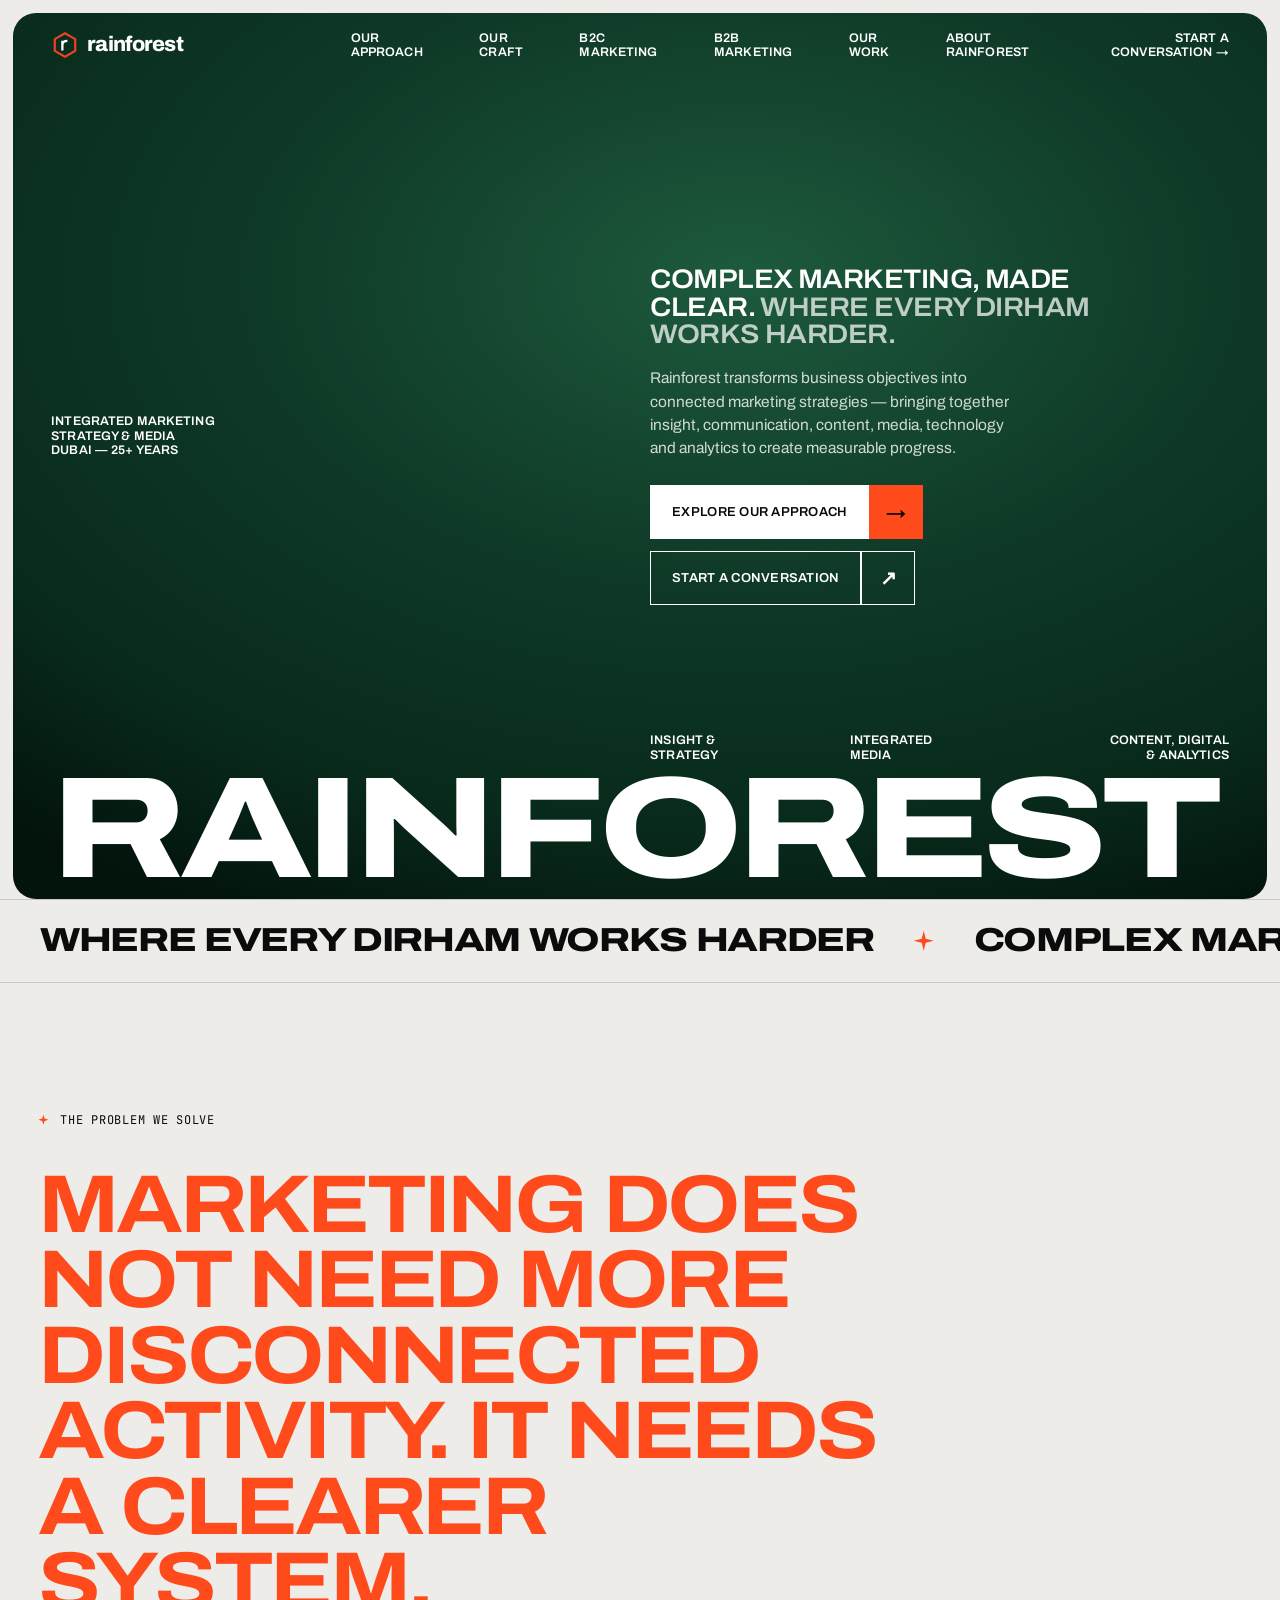
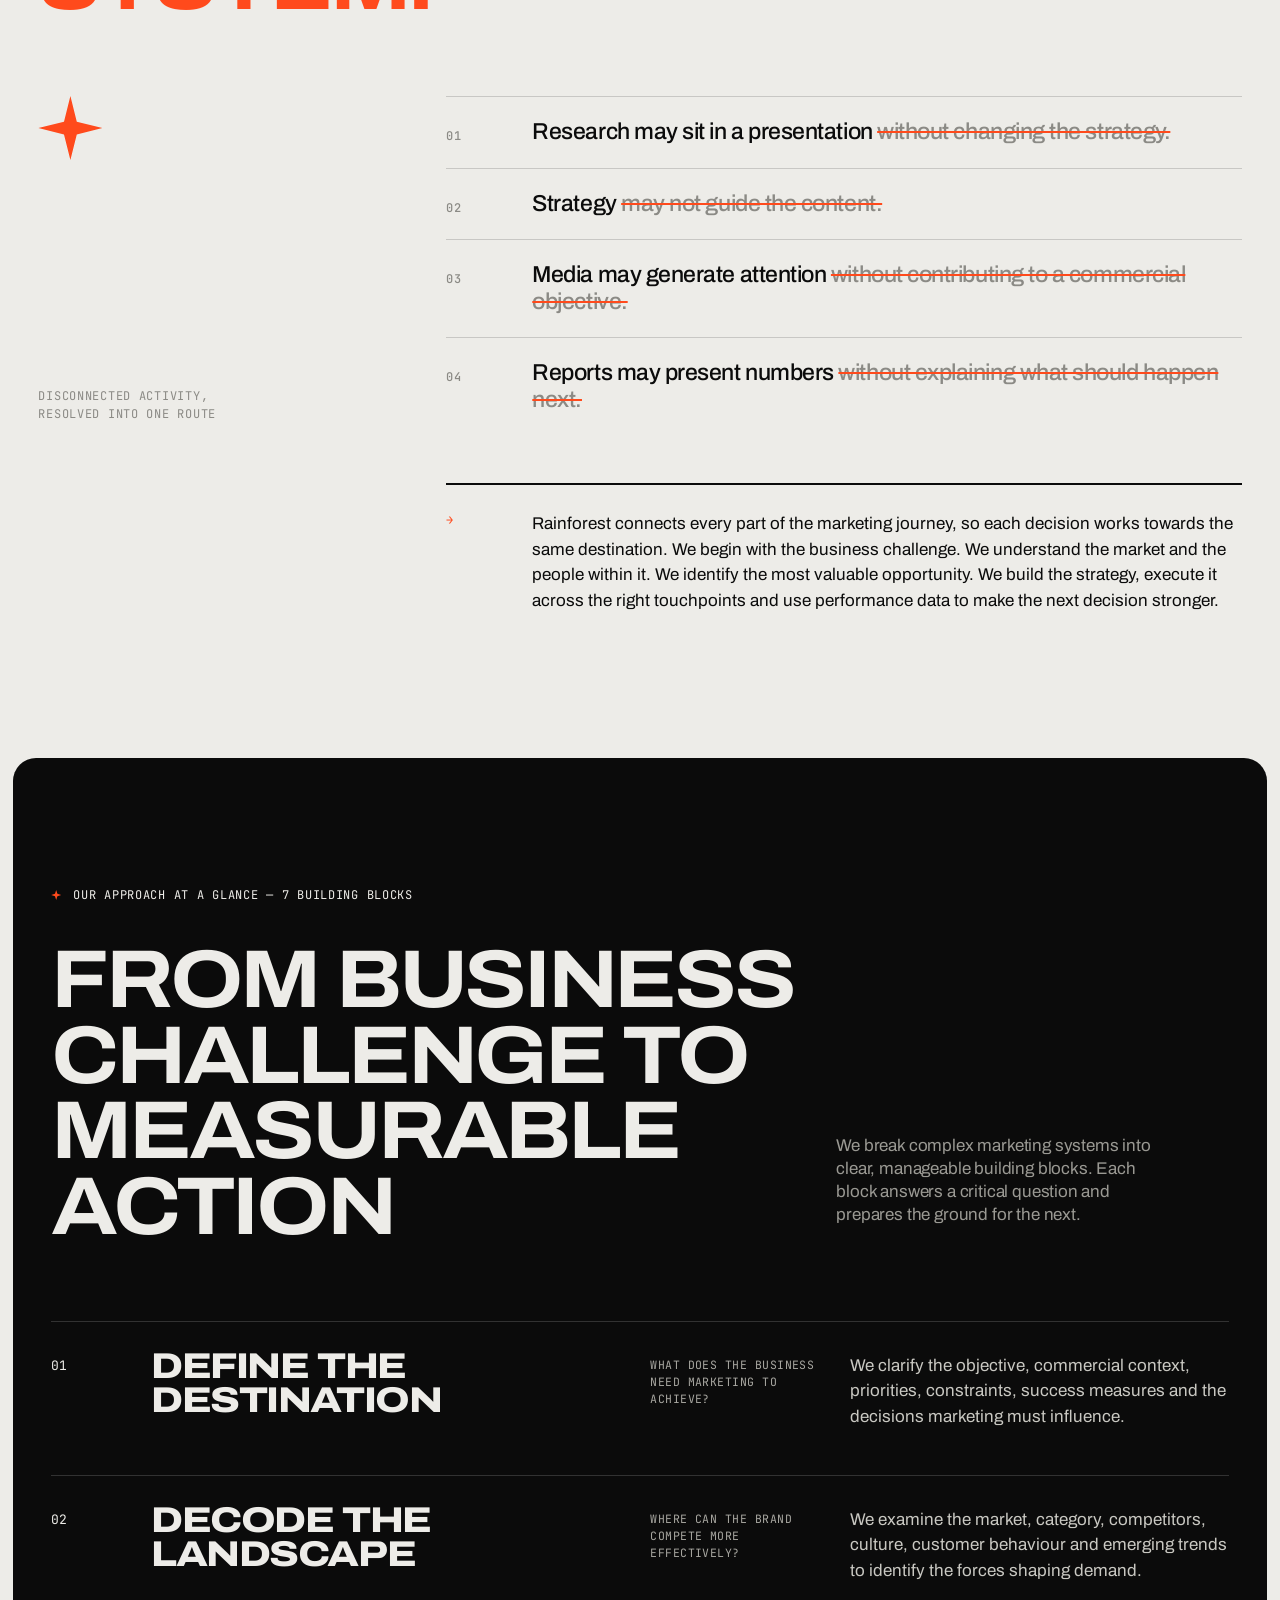
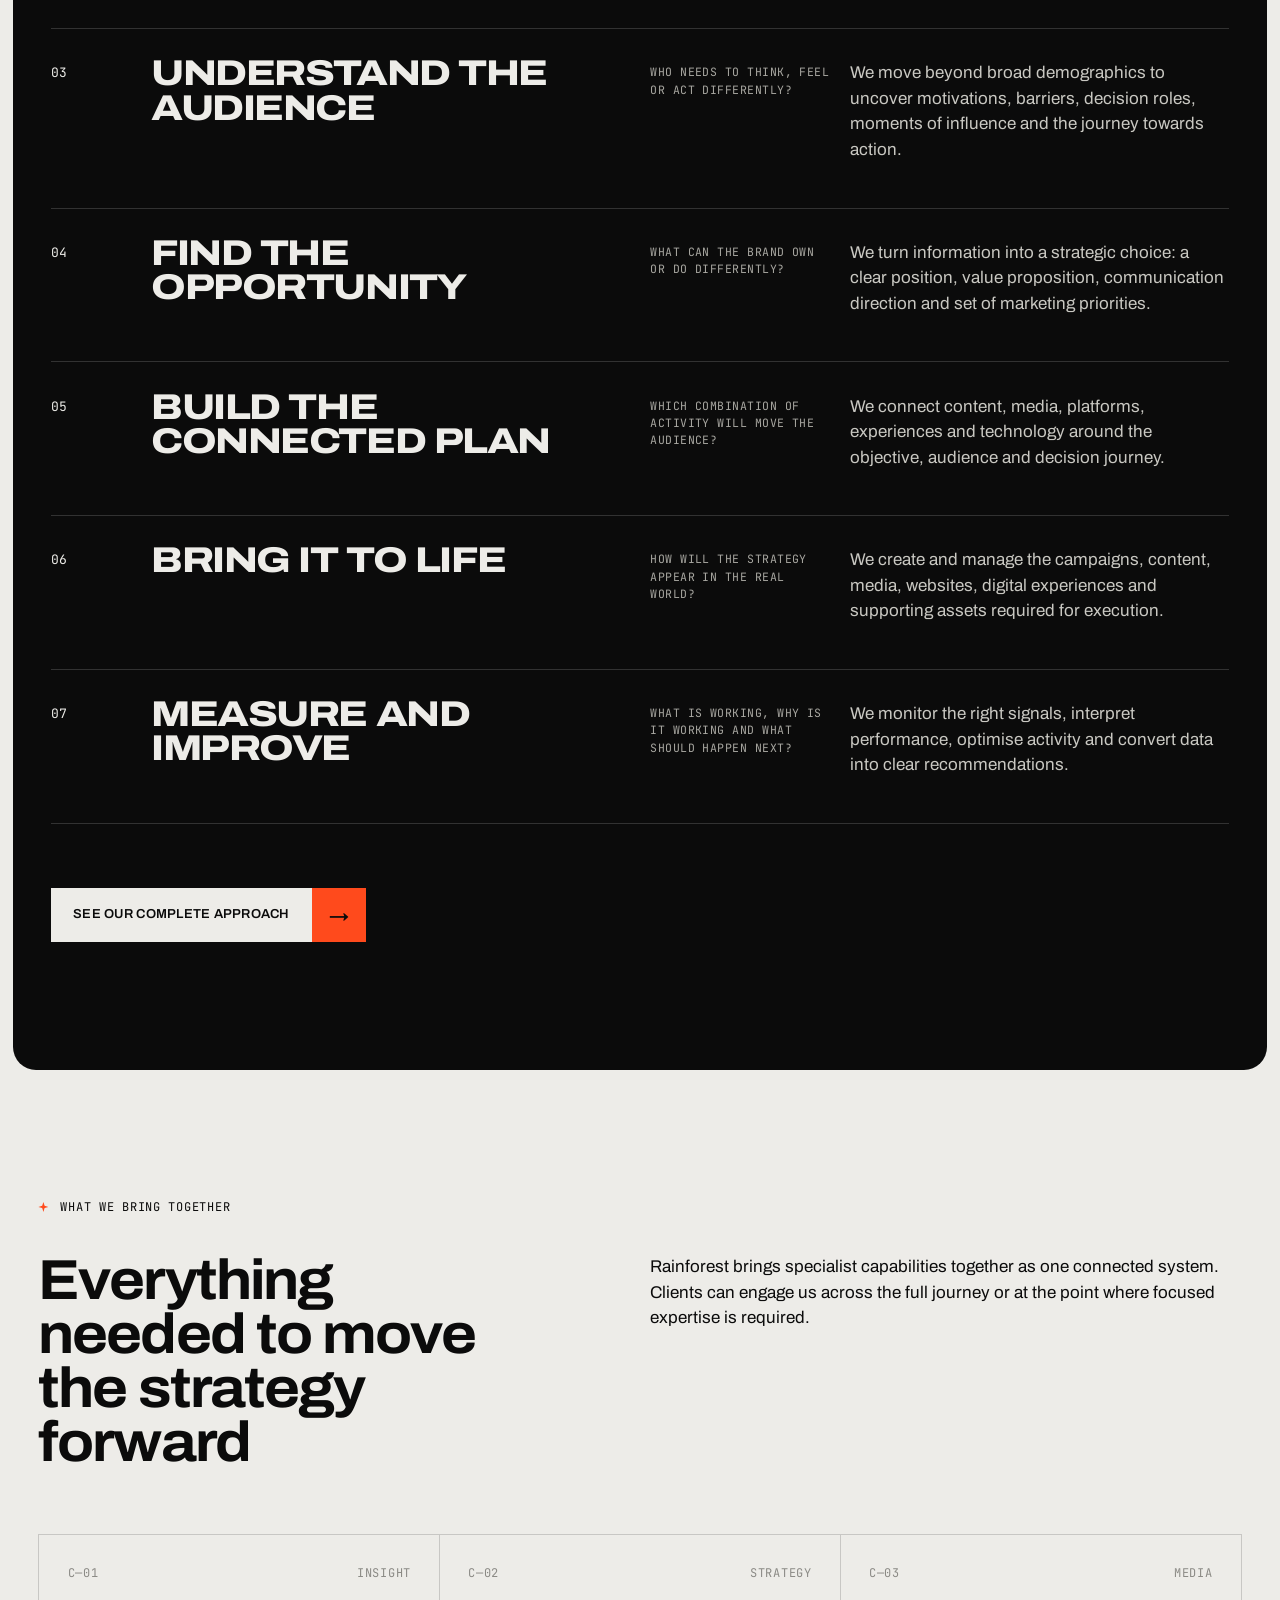
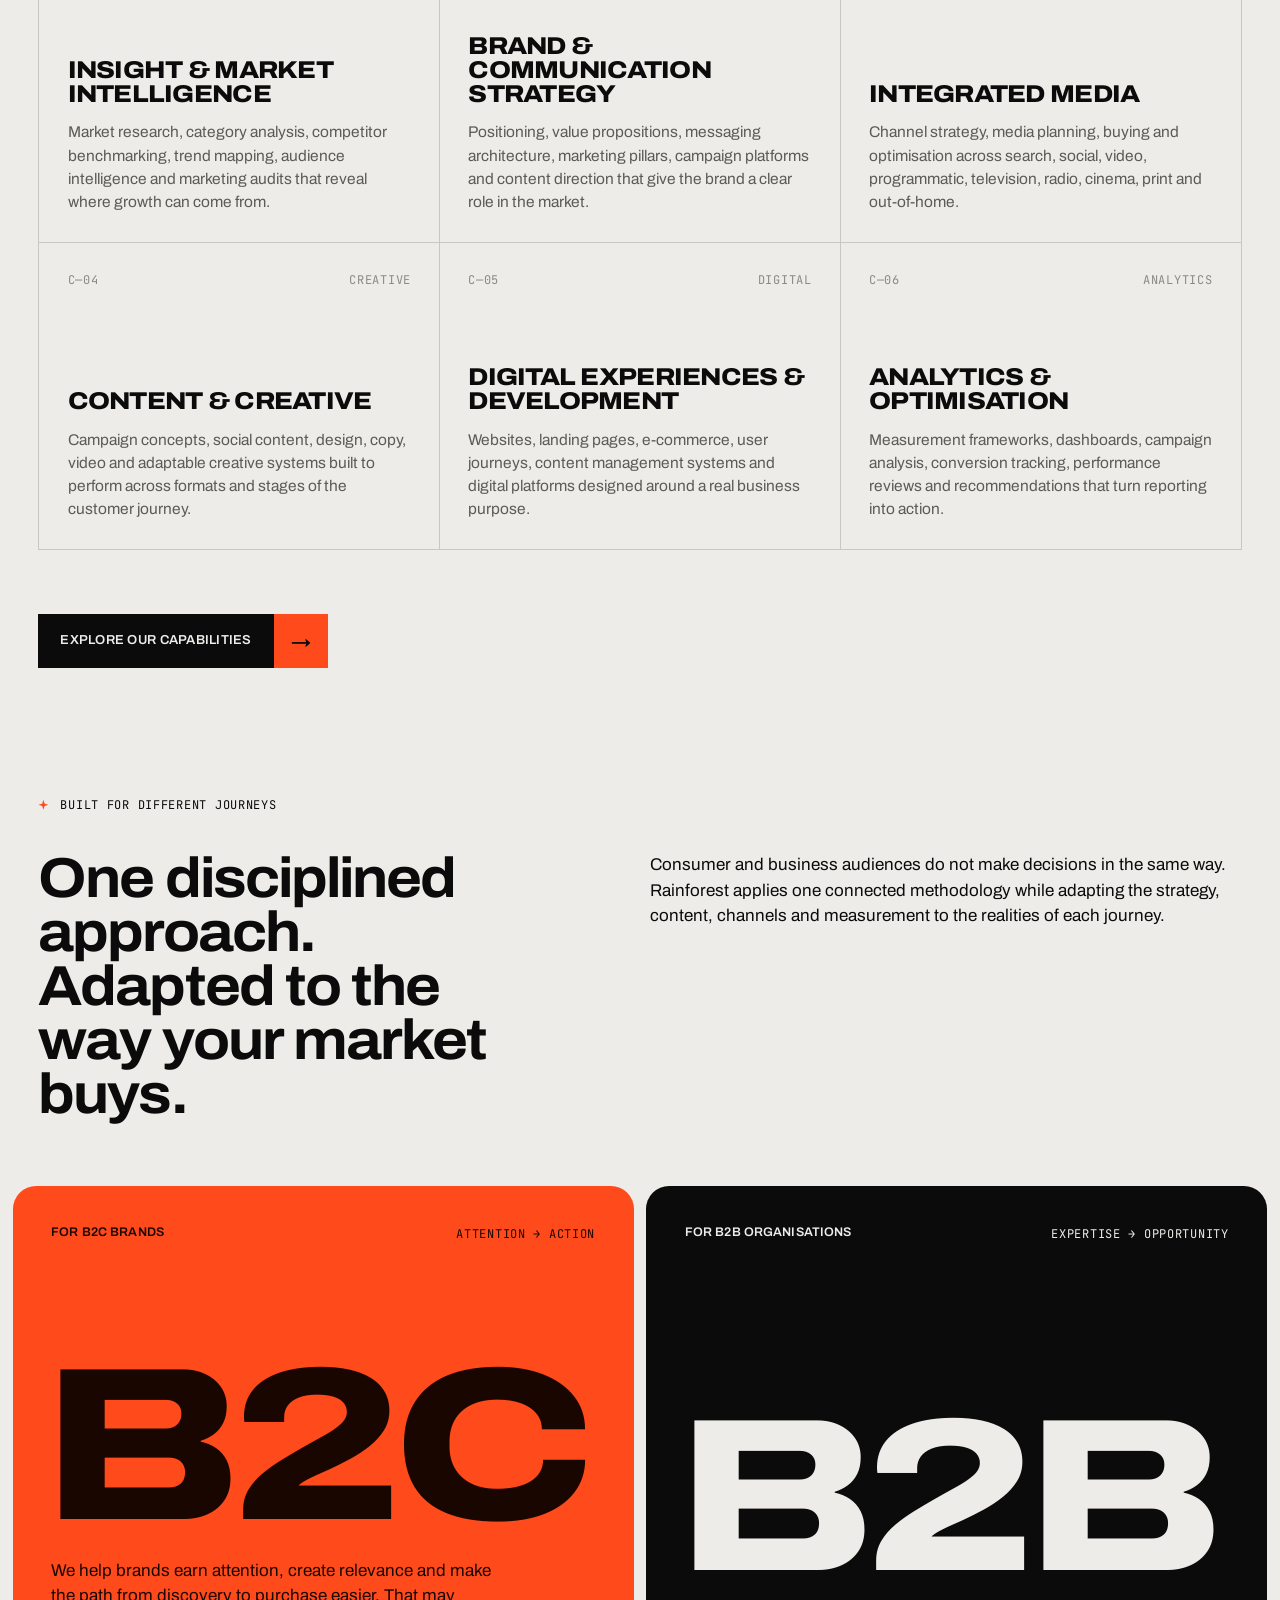
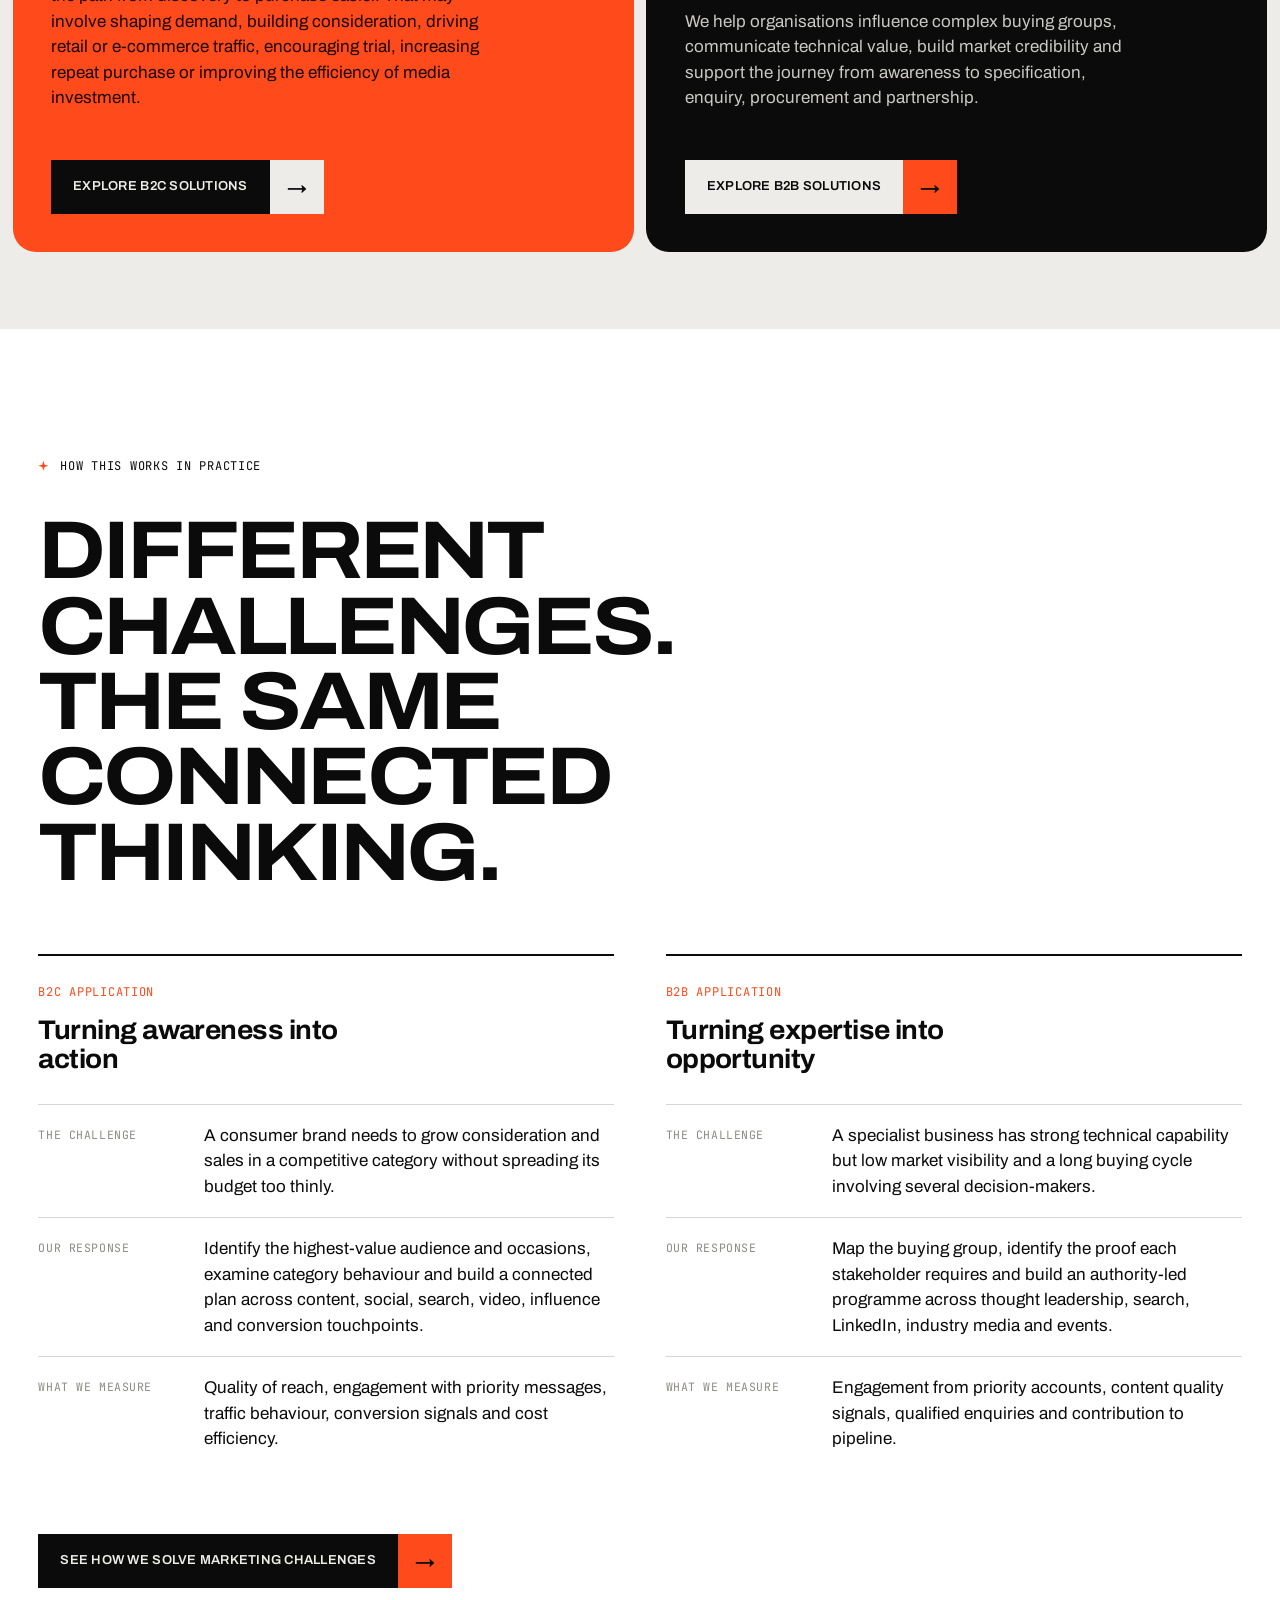
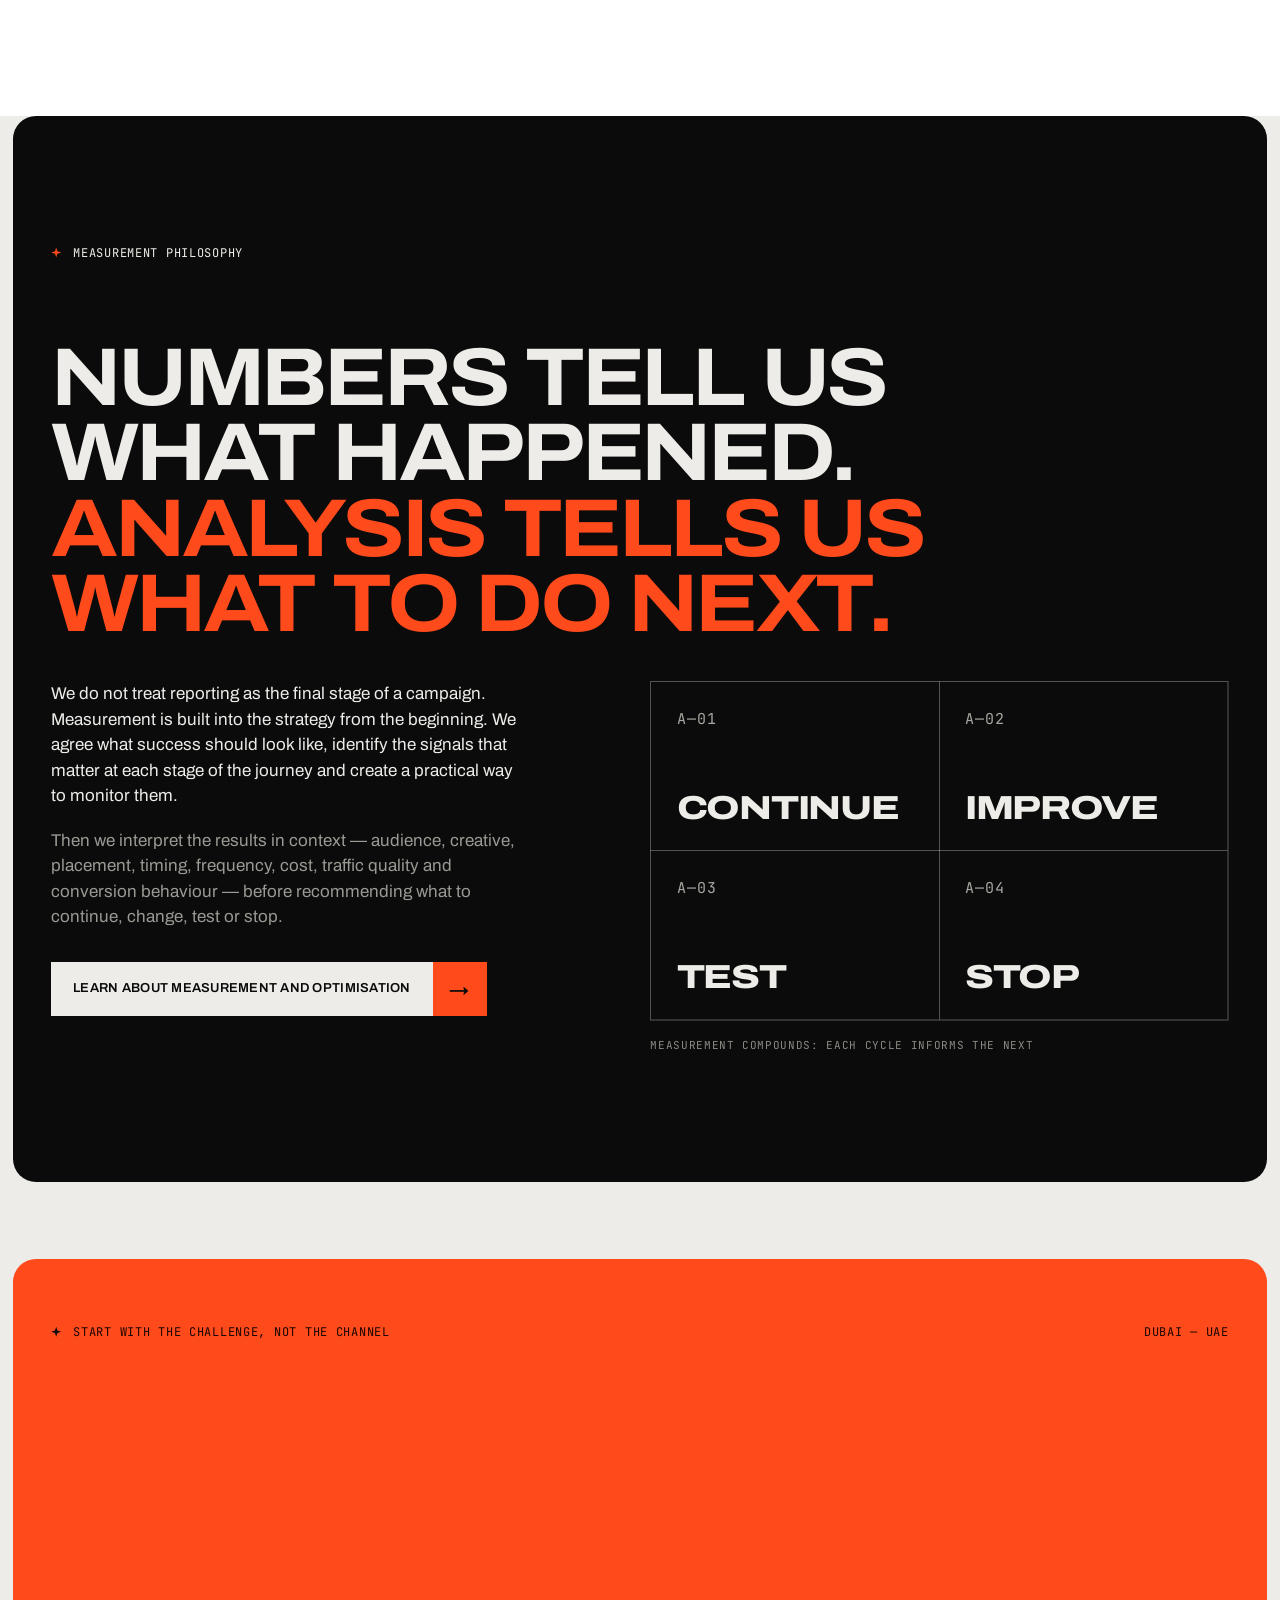
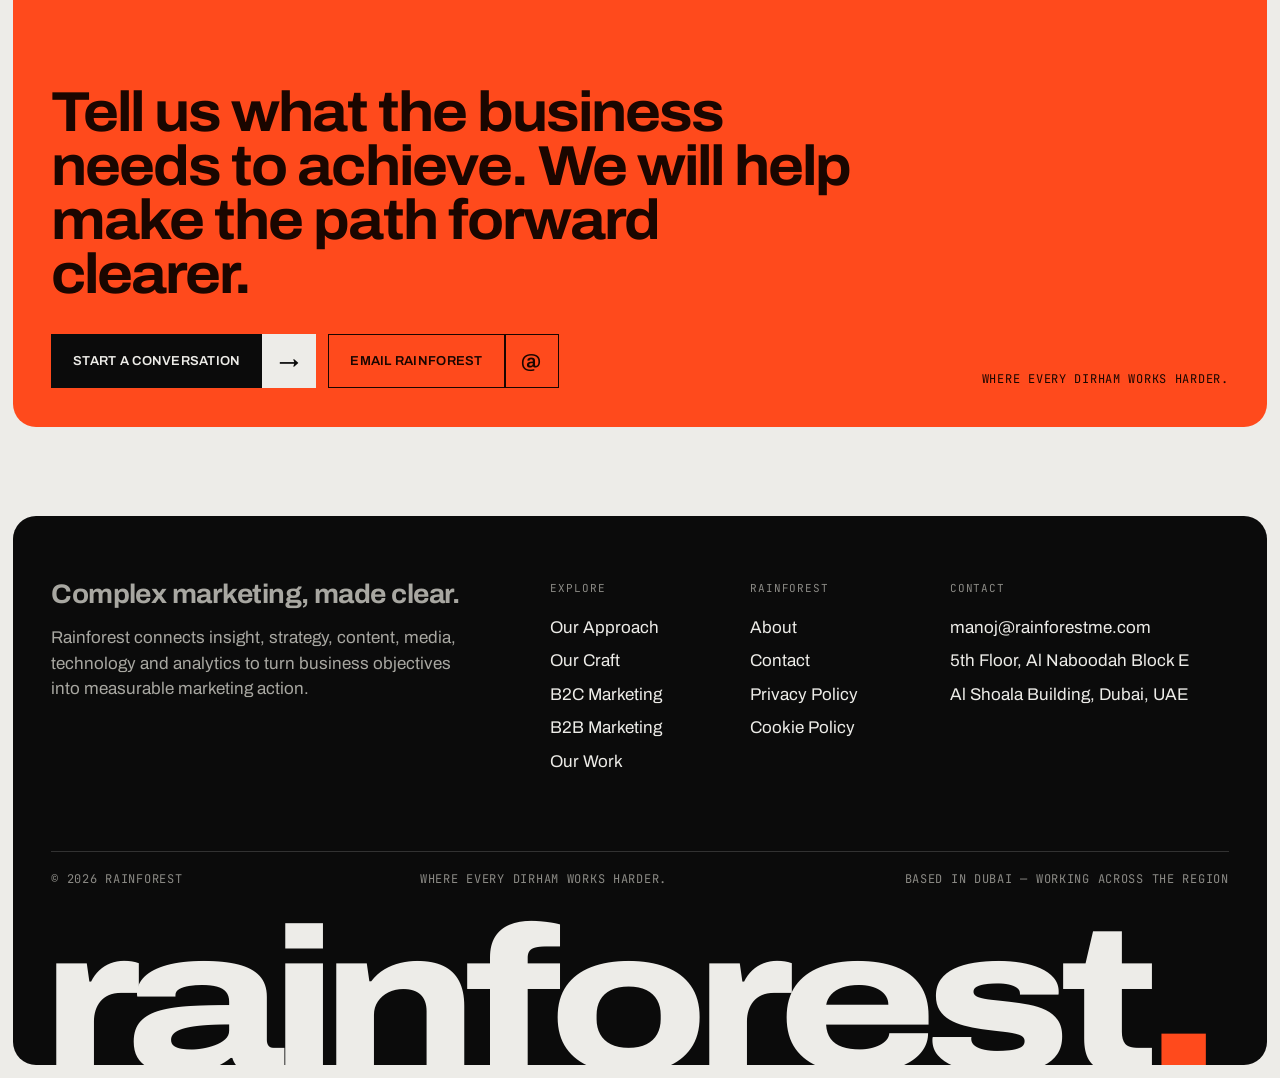
<file: index.html>
<!doctype html>
<html lang="en" class="no-js">
<head>
<meta charset="utf-8">
<meta name="viewport" content="width=device-width, initial-scale=1">
<title>Rainforest | Integrated Marketing Strategy, Media and Digital Agency Dubai</title>
<meta name="description" content="Rainforest connects market insight, brand strategy, media, content, technology and analytics to turn business objectives into measurable marketing action.">
<meta name="theme-color" content="#0b0b0b">
<meta property="og:title" content="Rainforest | Integrated Marketing Strategy, Media and Digital Agency Dubai">
<meta property="og:description" content="Rainforest connects market insight, brand strategy, media, content, technology and analytics to turn business objectives into measurable marketing action.">
<link rel="icon" type="image/svg+xml" href="assets/favicon.svg">
<link rel="preconnect" href="https://fonts.googleapis.com">
<link rel="preconnect" href="https://fonts.gstatic.com" crossorigin>
<link href="https://fonts.googleapis.com/css2?family=Archivo:wdth,wght@62..125,100..900&family=JetBrains+Mono:wght@400;500&display=swap" rel="stylesheet">
<link rel="stylesheet" href="styles.css">
<script>document.documentElement.classList.remove('no-js');</script>
</head>
<body class="page-index">
<a class="skip" href="#main">Skip to content</a>
<header class="site-header" data-tone="dark">
  <div class="wrap">
    <a class="brand" href="index.html" aria-label="Rainforest home"><svg class="mark" viewBox="0 0 64 64" aria-hidden="true"><polygon points="32,5 55.4,18.5 55.4,45.5 32,59 8.6,45.5 8.6,18.5" fill="none" stroke="#ef4123" stroke-width="5" stroke-linejoin="round"/><path d="M26 22.5v22M26 32.5c0-6 4-10 11.5-10" fill="none" stroke="currentColor" stroke-width="5.2"/></svg><span class="wordmark">rainforest</span></a>
    <nav class="nav" aria-label="Main">
      <a class="label" href="approach.html">Our<br>Approach</a>
      <a class="label" href="capabilities.html">Our<br>Craft</a>
      <a class="label" href="b2c.html">B2C<br>Marketing</a>
      <a class="label" href="b2b.html">B2B<br>Marketing</a>
      <a class="label" href="work.html">Our<br>Work</a>
      <a class="label" href="about.html">About<br>Rainforest</a>
    </nav>
    <a class="label header-cta" href="contact.html">Start a<br>Conversation&nbsp;→</a>
    <button class="menu-toggle" type="button" data-menu-open aria-expanded="false" aria-controls="menu">Menu <span class="bars" aria-hidden="true"></span></button>
  </div>
</header>

<div class="menu" id="menu" aria-hidden="true" role="dialog" aria-label="Site menu">
  <div class="menu-top">
    <a class="brand" href="index.html"><svg class="mark" viewBox="0 0 64 64" aria-hidden="true"><polygon points="32,5 55.4,18.5 55.4,45.5 32,59 8.6,45.5 8.6,18.5" fill="none" stroke="#ef4123" stroke-width="5" stroke-linejoin="round"/><path d="M26 22.5v22M26 32.5c0-6 4-10 11.5-10" fill="none" stroke="currentColor" stroke-width="5.2"/></svg><span class="wordmark">rainforest</span></a>
    <button class="menu-close" type="button" data-menu-close>Close ✕</button>
  </div>
  <nav aria-label="Mobile">
    <a href="index.html" aria-current="page"><small>01</small>Home</a>
    <a href="approach.html"><small>02</small>Our Approach</a>
    <a href="capabilities.html"><small>03</small>Our Craft</a>
    <a href="b2c.html"><small>04</small>B2C</a>
    <a href="b2b.html"><small>05</small>B2B</a>
    <a href="work.html"><small>06</small>Our Work</a>
    <a href="about.html"><small>07</small>About</a>
    <a href="contact.html"><small>08</small>Contact</a>
  </nav>
  <div class="menu-foot mono">
    <a href="mailto:manoj@rainforestme.com">manoj@rainforestme.com</a>
    <span>Dubai, UAE</span>
  </div>
</div>

<main id="main">
<!-- 01 Hero -->
<section class="panel hero" aria-labelledby="hero-h">
  <div class="hero-media" role="img" aria-label="A human profile filled with a dense, colourful city of machines and screens — complexity inside one mind"></div>
  <div class="hero-inner">
    <div class="hero-tag label">Integrated Marketing<br>Strategy &amp; Media<br>Dubai — 25+ Years</div>
    <div class="hero-statement">
      <h1 id="hero-h"><b>Complex marketing, made clear.</b> Where every dirham works harder.</h1>
      <p>Rainforest transforms business objectives into connected marketing strategies — bringing together insight, communication, content, media, technology and analytics to create measurable progress.</p>
      <div class="btn-row">
        <a class="btn" href="approach.html"><span>Explore Our Approach</span><i aria-hidden="true">→</i></a>
        <a class="btn ghost" href="contact.html"><span>Start a Conversation</span><i aria-hidden="true">↗</i></a>
      </div>
    </div>
    <div class="hero-chips">
      <span class="label c1">Insight &amp;<br>Strategy</span>
      <span class="label c2">Integrated<br>Media</span>
      <span class="label c3">Content, Digital<br>&amp; Analytics</span>
    </div>
    <div class="hero-word display" aria-hidden="true" data-fit>Rainforest</div>
  </div>
</section>

<div class="marquee" aria-hidden="true">
  <div class="marquee-track">
    <span>Where every dirham works harder <i class="star"></i> Complex marketing, made clear <i class="star"></i> Start with the challenge, not the channel <i class="star"></i></span>
    <span>Where every dirham works harder <i class="star"></i> Complex marketing, made clear <i class="star"></i> Start with the challenge, not the channel <i class="star"></i></span>
  </div>
</div>

<!-- 02 Problem -->
<section class="section on-paper">
  <div class="wrap grid">
    <div class="problem-head">
      <p class="eyebrow mono">The problem we solve</p>
      <h2 class="h-xl reveal">Marketing does not need more disconnected activity. It needs a clearer system.</h2>
    </div>
    <div class="problem-side">
      <span class="star" aria-hidden="true"></span>
      <p class="mono muted">Disconnected activity,<br>resolved into one route</p>
    </div>
    <ol class="problem-list">
      <li class="reveal"><span class="mono">01</span><span>Research may sit in a presentation <del>without changing the strategy.</del></span></li>
      <li class="reveal"><span class="mono">02</span><span>Strategy <del>may not guide the content.</del></span></li>
      <li class="reveal"><span class="mono">03</span><span>Media may generate attention <del>without contributing to a commercial objective.</del></span></li>
      <li class="reveal"><span class="mono">04</span><span>Reports may present numbers <del>without explaining what should happen next.</del></span></li>
    </ol>
    <div class="problem-resolve reveal">
      <span class="mono accent">→</span>
      <p class="body-lg">Rainforest connects every part of the marketing journey, so each decision works towards the same destination. We begin with the business challenge. We understand the market and the people within it. We identify the most valuable opportunity. We build the strategy, execute it across the right touchpoints and use performance data to make the next decision stronger.</p>
    </div>
  </div>
</section>

<!-- 03 Approach at a glance -->
<section class="panel section on-ink">
  <div class="wrap">
    <div class="stages-head grid">
      <div style="grid-column:1/-1"><p class="eyebrow mono">Our approach at a glance — 7 building blocks</p></div>
      <h2 class="h-xl reveal">From business challenge to measurable action</h2>
      <p class="lede muted">We break complex marketing systems into clear, manageable building blocks. Each block answers a critical question and prepares the ground for the next.</p>
    </div>
    <div class="stage-rows">
      <div class="stage-row"><span class="n">01</span><h3 class="t">Define the destination</h3><p class="q">What does the business need marketing to achieve?</p><p class="b">We clarify the objective, commercial context, priorities, constraints, success measures and the decisions marketing must influence.</p></div>
      <div class="stage-row"><span class="n">02</span><h3 class="t">Decode the landscape</h3><p class="q">Where can the brand compete more effectively?</p><p class="b">We examine the market, category, competitors, culture, customer behaviour and emerging trends to identify the forces shaping demand.</p></div>
      <div class="stage-row"><span class="n">03</span><h3 class="t">Understand the audience</h3><p class="q">Who needs to think, feel or act differently?</p><p class="b">We move beyond broad demographics to uncover motivations, barriers, decision roles, moments of influence and the journey towards action.</p></div>
      <div class="stage-row"><span class="n">04</span><h3 class="t">Find the opportunity</h3><p class="q">What can the brand own or do differently?</p><p class="b">We turn information into a strategic choice: a clear position, value proposition, communication direction and set of marketing priorities.</p></div>
      <div class="stage-row"><span class="n">05</span><h3 class="t">Build the connected plan</h3><p class="q">Which combination of activity will move the audience?</p><p class="b">We connect content, media, platforms, experiences and technology around the objective, audience and decision journey.</p></div>
      <div class="stage-row"><span class="n">06</span><h3 class="t">Bring it to life</h3><p class="q">How will the strategy appear in the real world?</p><p class="b">We create and manage the campaigns, content, media, websites, digital experiences and supporting assets required for execution.</p></div>
      <div class="stage-row"><span class="n">07</span><h3 class="t">Measure and improve</h3><p class="q">What is working, why is it working and what should happen next?</p><p class="b">We monitor the right signals, interpret performance, optimise activity and convert data into clear recommendations.</p></div>
    </div>
    <div class="mt-l"><a class="btn" href="approach.html"><span>See Our Complete Approach</span><i aria-hidden="true">→</i></a></div>
  </div>
</section>

<!-- 04 What we bring together -->
<section class="section on-paper">
  <div class="wrap">
    <div class="two-col mb-l">
      <div class="l"><p class="eyebrow mono">What we bring together</p><h2 class="h-lg reveal">Everything needed to move the strategy forward</h2></div>
      <div class="r"><p class="body-lg" style="padding-top:clamp(0px,4.4vw,70px)">Rainforest brings specialist capabilities together as one connected system. Clients can engage us across the full journey or at the point where focused expertise is required.</p></div>
    </div>
    <div class="cap-grid">
      <article class="cap"><div class="mono"><span>C—01</span><span>Insight</span></div><h3>Insight &amp; market intelligence</h3><p>Market research, category analysis, competitor benchmarking, trend mapping, audience intelligence and marketing audits that reveal where growth can come from.</p></article>
      <article class="cap"><div class="mono"><span>C—02</span><span>Strategy</span></div><h3>Brand &amp; communication strategy</h3><p>Positioning, value propositions, messaging architecture, marketing pillars, campaign platforms and content direction that give the brand a clear role in the market.</p></article>
      <article class="cap"><div class="mono"><span>C—03</span><span>Media</span></div><h3>Integrated media</h3><p>Channel strategy, media planning, buying and optimisation across search, social, video, programmatic, television, radio, cinema, print and out-of-home.</p></article>
      <article class="cap"><div class="mono"><span>C—04</span><span>Creative</span></div><h3>Content &amp; creative</h3><p>Campaign concepts, social content, design, copy, video and adaptable creative systems built to perform across formats and stages of the customer journey.</p></article>
      <article class="cap"><div class="mono"><span>C—05</span><span>Digital</span></div><h3>Digital experiences &amp; development</h3><p>Websites, landing pages, e-commerce, user journeys, content management systems and digital platforms designed around a real business purpose.</p></article>
      <article class="cap"><div class="mono"><span>C—06</span><span>Analytics</span></div><h3>Analytics &amp; optimisation</h3><p>Measurement frameworks, dashboards, campaign analysis, conversion tracking, performance reviews and recommendations that turn reporting into action.</p></article>
    </div>
    <div class="mt-l"><a class="btn" href="capabilities.html"><span>Explore Our Capabilities</span><i aria-hidden="true">→</i></a></div>
  </div>
</section>

<!-- 05 Built for different journeys -->
<section class="section tight on-paper" style="padding-top:0">
  <div class="wrap two-col mb-l">
    <div class="l"><p class="eyebrow mono">Built for different journeys</p><h2 class="h-lg reveal">One disciplined approach. Adapted to the way your market buys.</h2></div>
    <div class="r"><p class="body-lg" style="padding-top:clamp(0px,4.4vw,70px)">Consumer and business audiences do not make decisions in the same way. Rainforest applies one connected methodology while adapting the strategy, content, channels and measurement to the realities of each journey.</p></div>
  </div>
  <div class="split">
    <article class="split-card c">
      <div class="top"><span class="label">For B2C brands</span><span class="mono">Attention → Action</span></div>
      <div class="big display">B2C</div>
      <p>We help brands earn attention, create relevance and make the path from discovery to purchase easier. That may involve shaping demand, building consideration, driving retail or e-commerce traffic, encouraging trial, increasing repeat purchase or improving the efficiency of media investment.</p>
      <div class="mt-m"><a class="btn" href="b2c.html"><span>Explore B2C Solutions</span><i aria-hidden="true">→</i></a></div>
    </article>
    <article class="split-card b">
      <div class="top"><span class="label">For B2B organisations</span><span class="mono">Expertise → Opportunity</span></div>
      <div class="big display">B2B</div>
      <p style="color:#c9c8c2">We help organisations influence complex buying groups, communicate technical value, build market credibility and support the journey from awareness to specification, enquiry, procurement and partnership.</p>
      <div class="mt-m"><a class="btn" href="b2b.html"><span>Explore B2B Solutions</span><i aria-hidden="true">→</i></a></div>
    </article>
  </div>
</section>

<!-- 06 How this works in practice -->
<section class="section on-white">
  <div class="wrap">
    <p class="eyebrow mono">How this works in practice</p>
    <h2 class="h-xl mb-l reveal" style="max-width:14ch">Different challenges. The same connected thinking.</h2>
    <div class="case-grid">
      <article class="case reveal">
        <span class="mono accent">B2C application</span>
        <h3 class="h-md">Turning awareness into action</h3>
        <dl>
          <div><dt>The challenge</dt><dd>A consumer brand needs to grow consideration and sales in a competitive category without spreading its budget too thinly.</dd></div>
          <div><dt>Our response</dt><dd>Identify the highest-value audience and occasions, examine category behaviour and build a connected plan across content, social, search, video, influence and conversion touchpoints.</dd></div>
          <div><dt>What we measure</dt><dd>Quality of reach, engagement with priority messages, traffic behaviour, conversion signals and cost efficiency.</dd></div>
        </dl>
      </article>
      <article class="case reveal">
        <span class="mono accent">B2B application</span>
        <h3 class="h-md">Turning expertise into opportunity</h3>
        <dl>
          <div><dt>The challenge</dt><dd>A specialist business has strong technical capability but low market visibility and a long buying cycle involving several decision-makers.</dd></div>
          <div><dt>Our response</dt><dd>Map the buying group, identify the proof each stakeholder requires and build an authority-led programme across thought leadership, search, LinkedIn, industry media and events.</dd></div>
          <div><dt>What we measure</dt><dd>Engagement from priority accounts, content quality signals, qualified enquiries and contribution to pipeline.</dd></div>
        </dl>
      </article>
    </div>
    <div class="mt-l"><a class="btn" href="work.html"><span>See How We Solve Marketing Challenges</span><i aria-hidden="true">→</i></a></div>
  </div>
</section>

<!-- 07 Measurement philosophy -->
<section class="panel section on-ink">
  <div class="wrap measure">
    <div style="grid-column:1/-1"><p class="eyebrow mono">Measurement philosophy</p></div>
    <h2 class="h-xl reveal">Numbers tell us what happened. <em>Analysis tells us what to do next.</em></h2>
    <div class="copy stack">
      <p>We do not treat reporting as the final stage of a campaign. Measurement is built into the strategy from the beginning. We agree what success should look like, identify the signals that matter at each stage of the journey and create a practical way to monitor them.</p>
      <p class="muted">Then we interpret the results in context — audience, creative, placement, timing, frequency, cost, traffic quality and conversion behaviour — before recommending what to continue, change, test or stop.</p>
      <p class="mt-m"><a class="btn" href="approach.html#stage-07"><span>Learn About Measurement and Optimisation</span><i aria-hidden="true">→</i></a></p>
    </div>
    <figure class="loop-fig">
      <div class="loop" style="grid-column:auto">
        <div><span class="mono">A—01</span><b>Continue</b></div>
        <div><span class="mono">A—02</span><b>Improve</b></div>
        <div><span class="mono">A—03</span><b>Test</b></div>
        <div><span class="mono">A—04</span><b>Stop</b></div>
      </div>
      <figcaption class="caption mt-s">Measurement compounds: each cycle informs the next</figcaption>
    </figure>
  </div>
</section>

<!-- 08 CTA -->
<section class="section tight">
  <div class="panel on-signal cta">
    <div class="top"><p class="eyebrow mono" style="margin:0">Start with the challenge, not the channel</p><span class="mono">Dubai — UAE</span></div>
    <h2 class="h-lg reveal">Tell us what the business needs to achieve. We will help make the path forward clearer.</h2>
    <div class="bottom">
      <div class="btn-row">
        <a class="btn" href="contact.html"><span>Start a Conversation</span><i aria-hidden="true">→</i></a>
        <a class="btn ghost" href="mailto:manoj@rainforestme.com"><span>Email Rainforest</span><i aria-hidden="true">@</i></a>
      </div>
      <span class="mono">Where every dirham works harder.</span>
    </div>
  </div>
</section>
</main>

<footer class="site-footer">
  <div class="foot-grid">
    <div class="foot-intro">
      <p class="h-md">Complex marketing, made clear.</p>
      <p>Rainforest connects insight, strategy, content, media, technology and analytics to turn business objectives into measurable marketing action.</p>
    </div>
    <div class="foot-col">
      <h4>Explore</h4>
      <ul>
        <li><a href="approach.html">Our Approach</a></li>
        <li><a href="capabilities.html">Our Craft</a></li>
        <li><a href="b2c.html">B2C Marketing</a></li>
        <li><a href="b2b.html">B2B Marketing</a></li>
        <li><a href="work.html">Our Work</a></li>
      </ul>
    </div>
    <div class="foot-col">
      <h4>Rainforest</h4>
      <ul>
        <li><a href="about.html">About</a></li>
        <li><a href="contact.html">Contact</a></li>
        <li><a href="#">Privacy Policy</a></li>
        <li><a href="#">Cookie Policy</a></li>
      </ul>
    </div>
    <div class="foot-col wide">
      <h4>Contact</h4>
      <ul>
        <li><a href="mailto:manoj@rainforestme.com">manoj@rainforestme.com</a></li>
        <li>5th Floor, Al Naboodah Block E</li>
        <li>Al Shoala Building, Dubai, UAE</li>
      </ul>
    </div>
  </div>
  <div class="foot-bottom mono">
    <span>© <span data-year>2026</span> Rainforest</span>
    <span>Where Every Dirham Works Harder.</span>
    <span>Based in Dubai — Working across the region</span>
  </div>
  <div class="foot-word display" aria-hidden="true" data-fit>rainforest<span class="dot">.</span></div>
</footer>

<script src="script.js"></script>
</body>
</html>
</file>
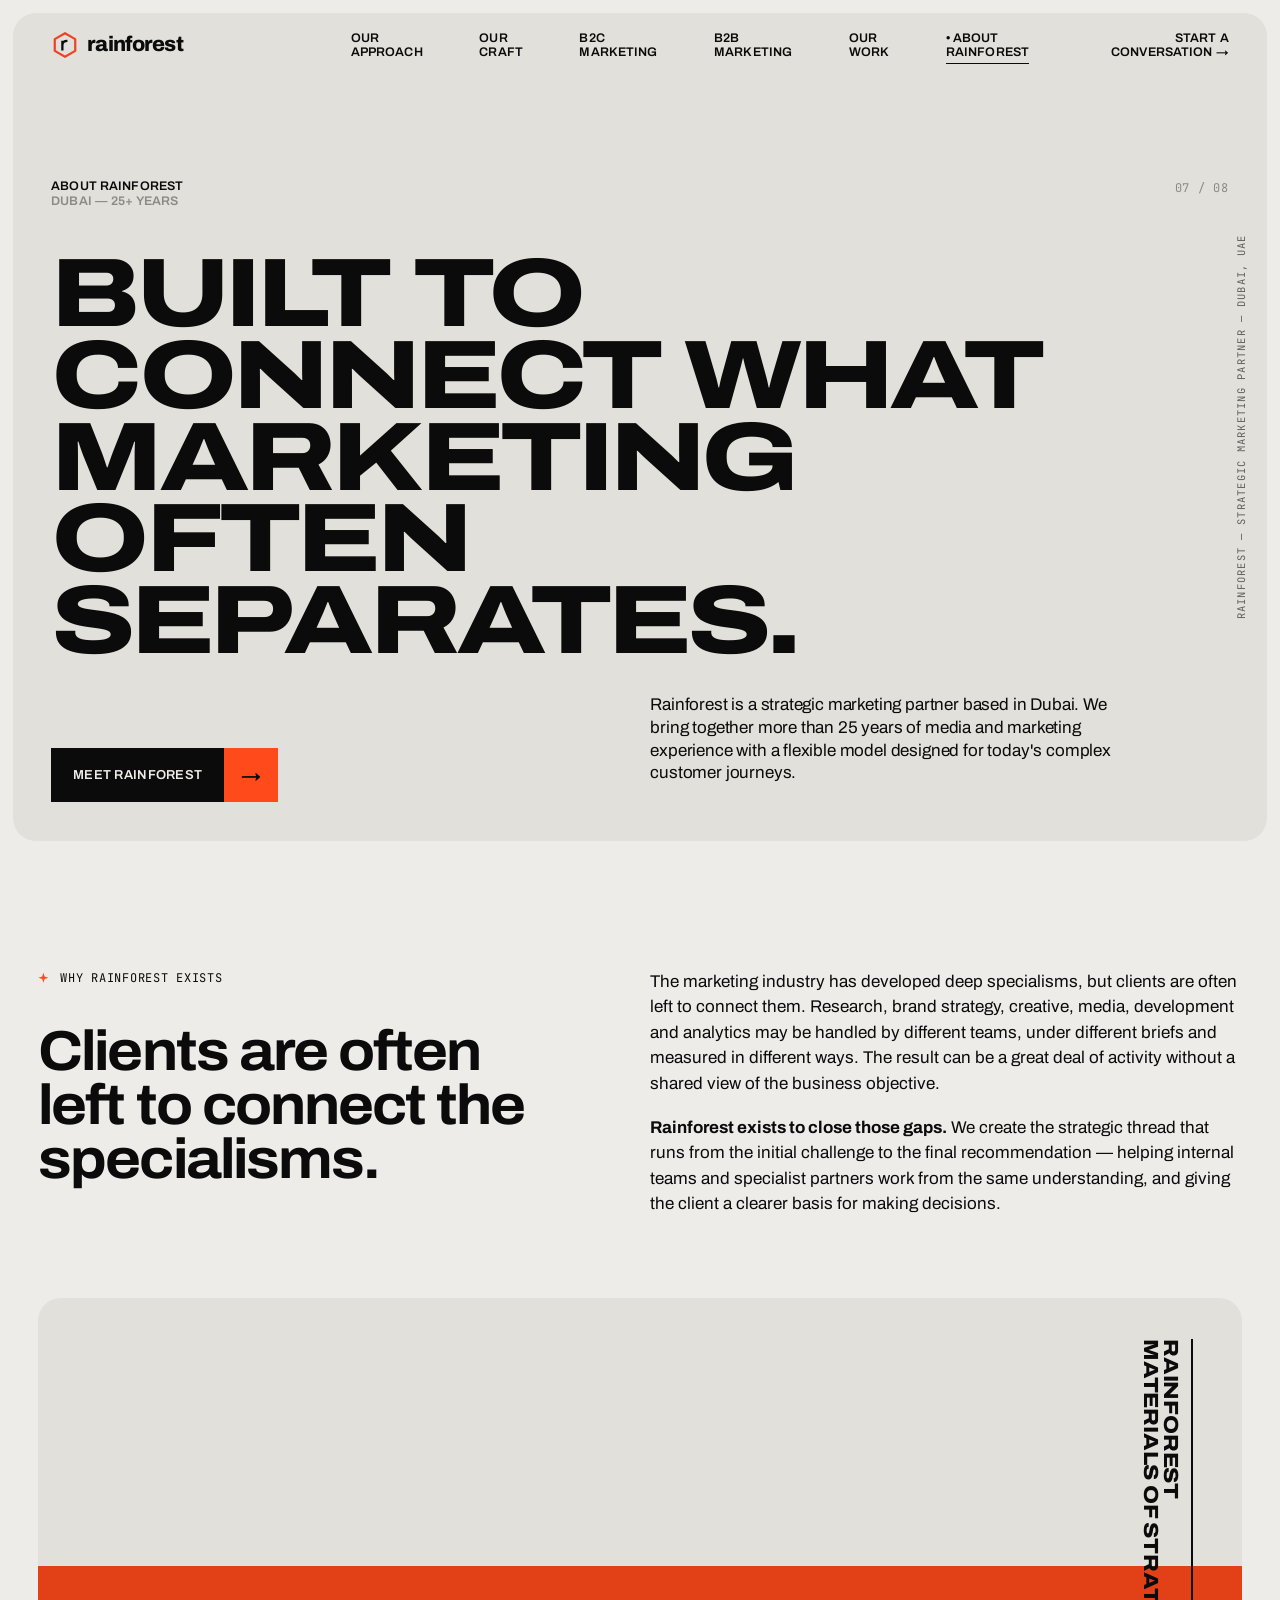
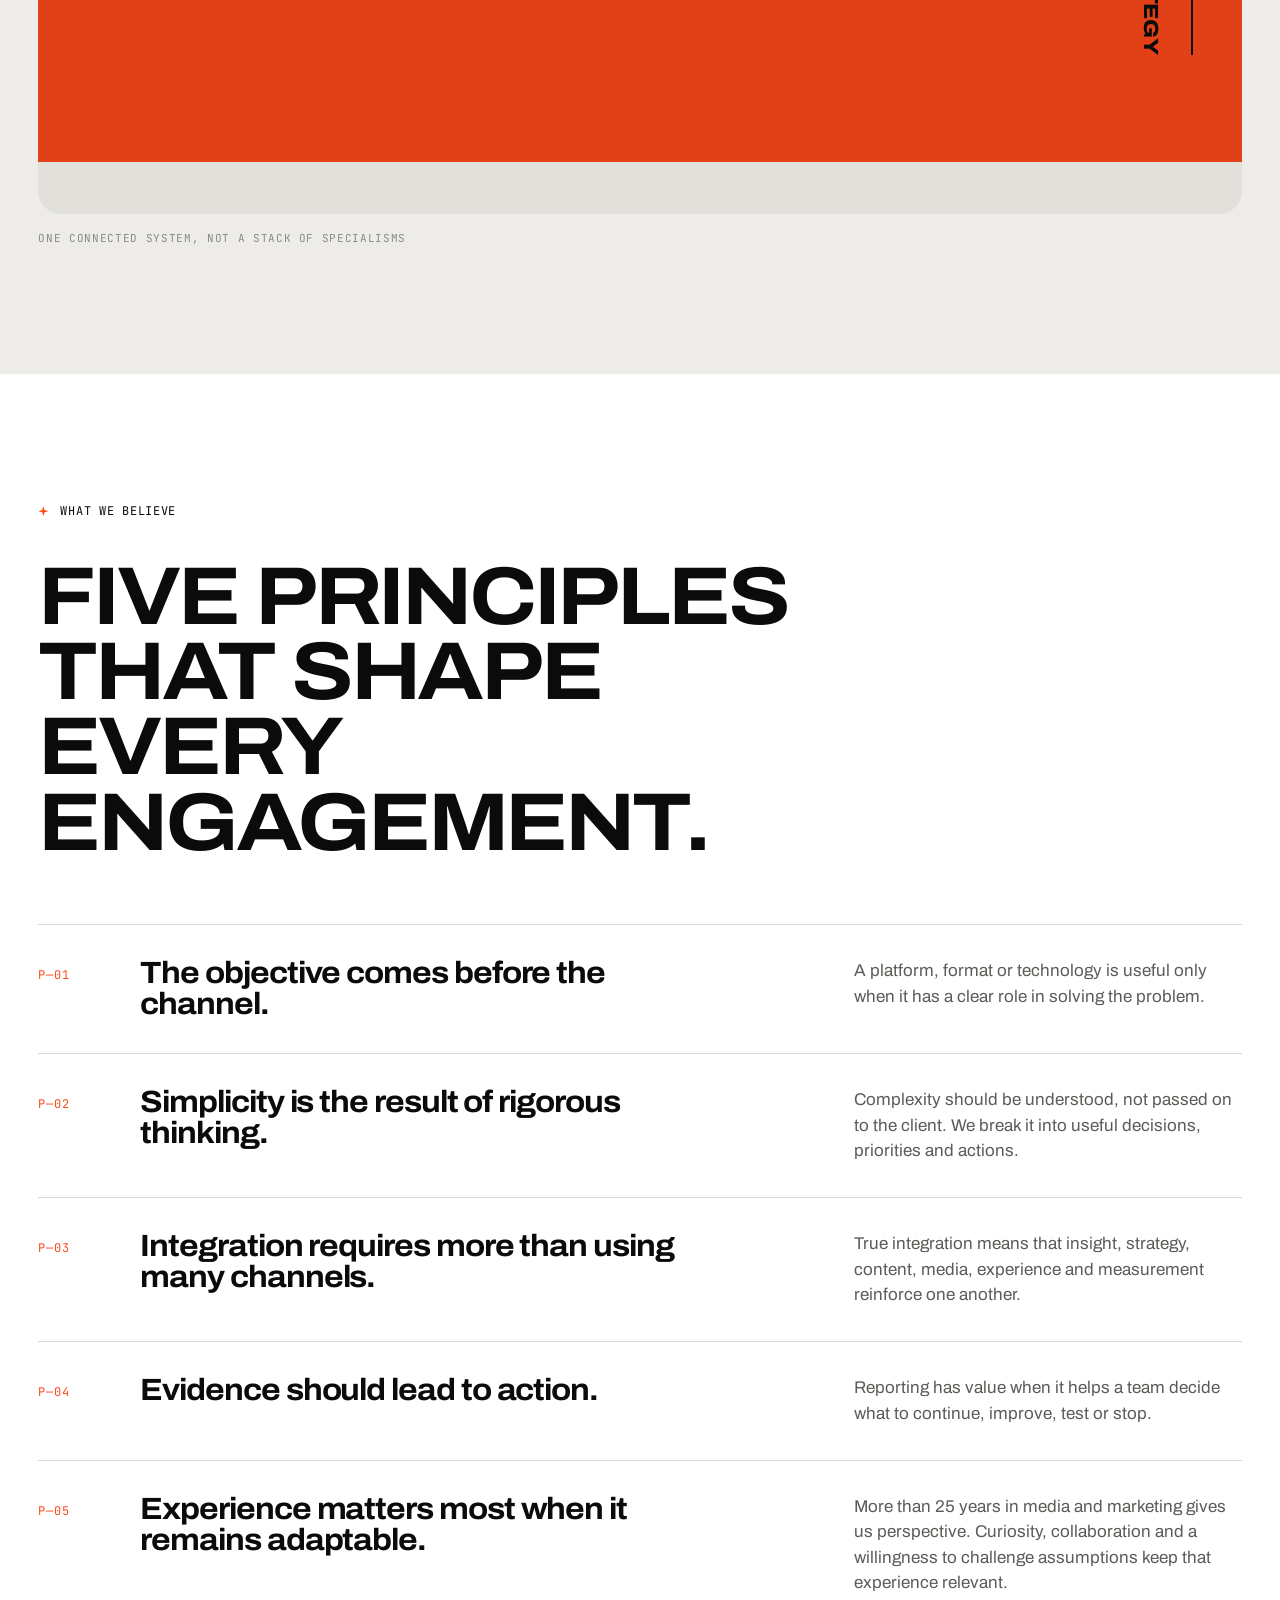
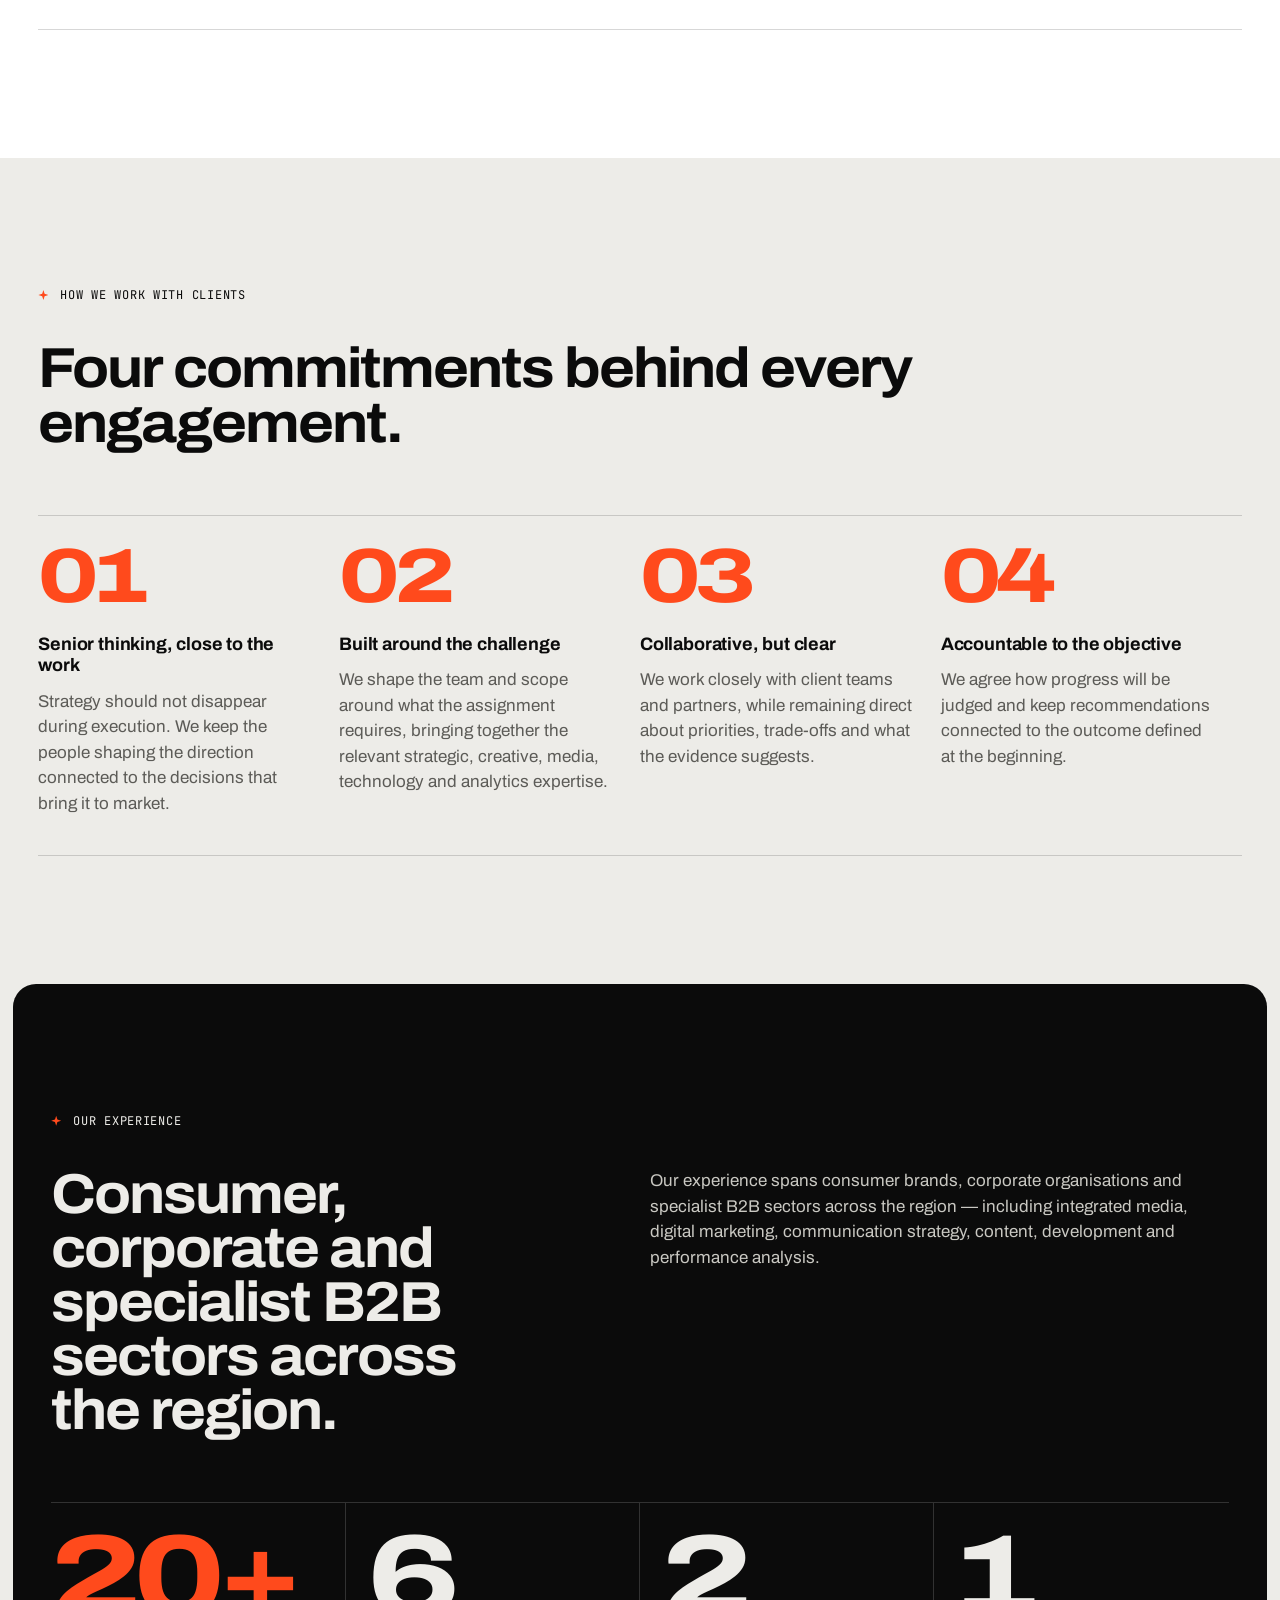
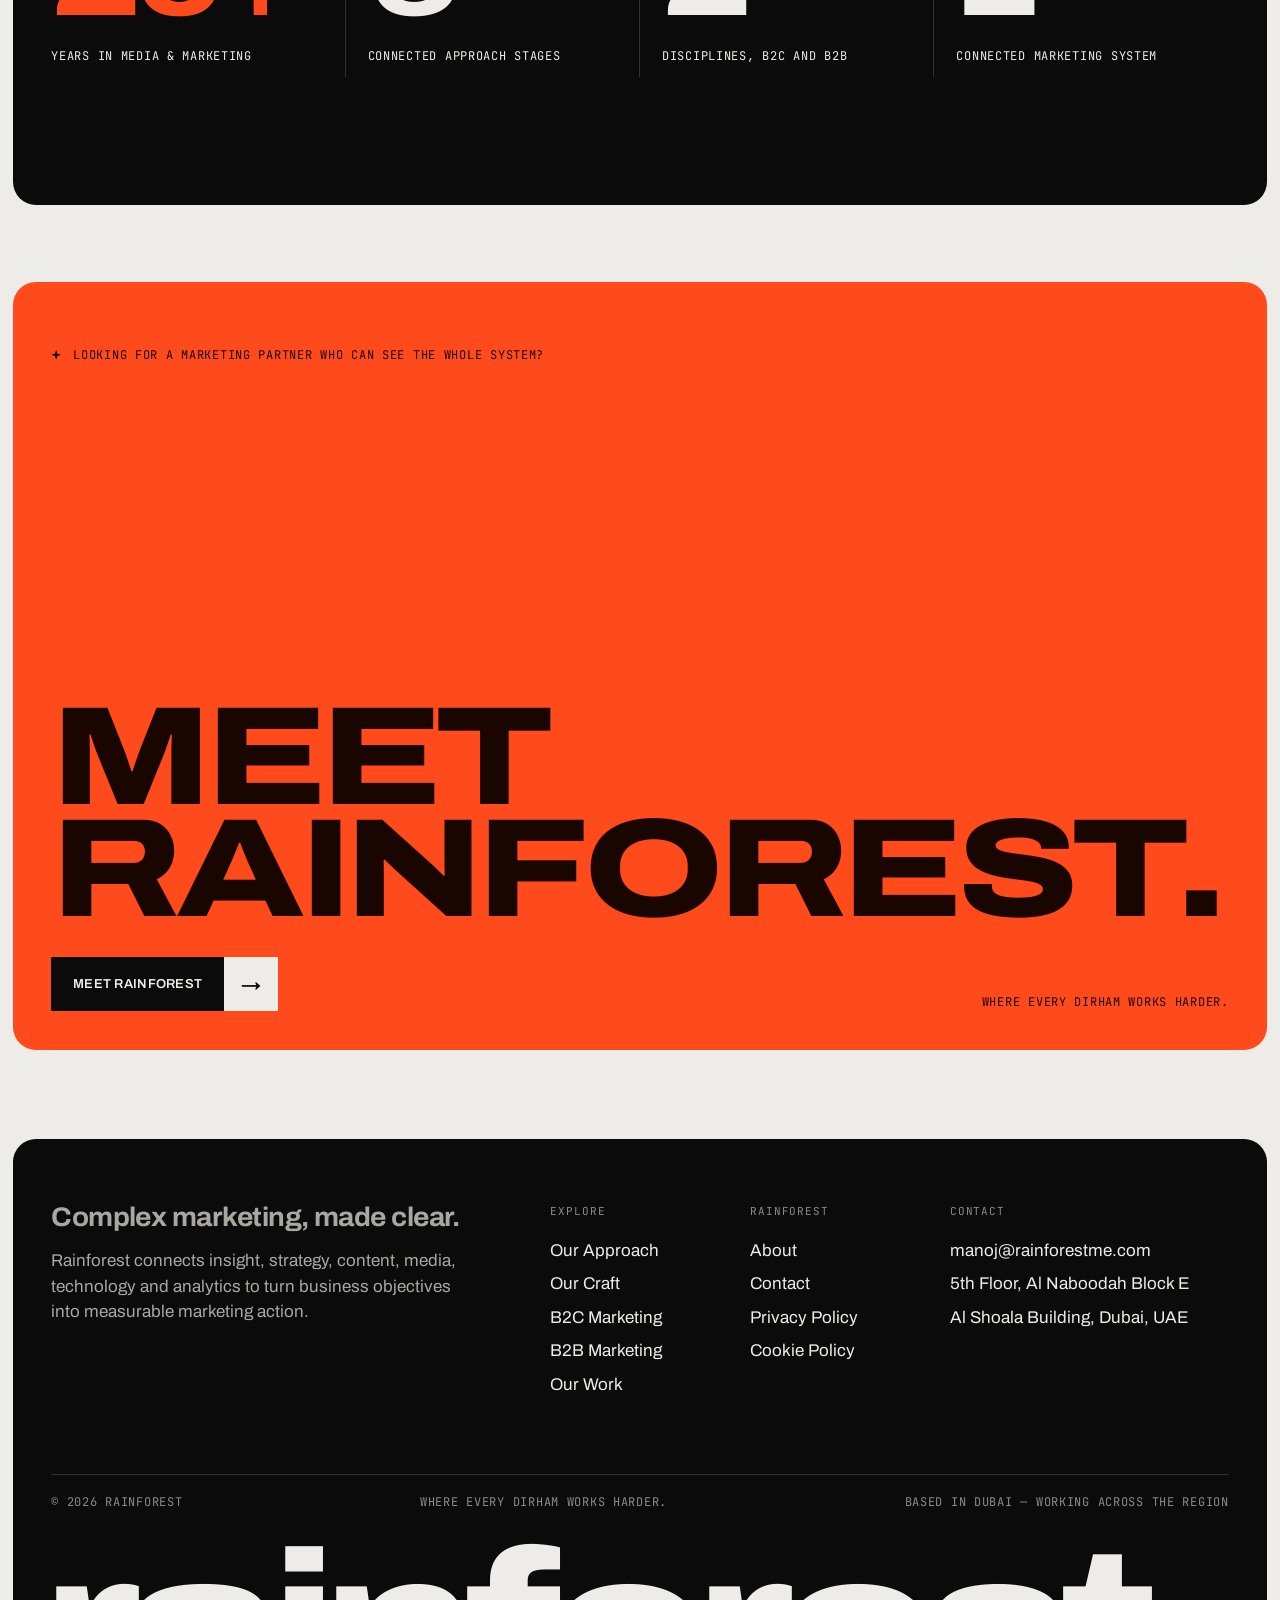
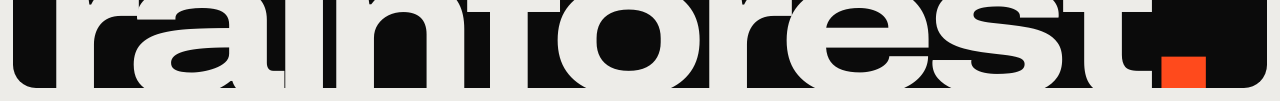
<file: about.html>
<!doctype html>
<html lang="en" class="no-js">
<head>
<meta charset="utf-8">
<meta name="viewport" content="width=device-width, initial-scale=1">
<title>About Rainforest | Strategic Marketing Partner in Dubai</title>
<meta name="description" content="Rainforest is a Dubai-based strategic marketing partner connecting insight, strategy, media, content, technology and analytics.">
<meta name="theme-color" content="#0b0b0b">
<meta property="og:title" content="About Rainforest | Strategic Marketing Partner in Dubai">
<meta property="og:description" content="Rainforest is a Dubai-based strategic marketing partner connecting insight, strategy, media, content, technology and analytics.">
<link rel="icon" type="image/svg+xml" href="assets/favicon.svg">
<link rel="preconnect" href="https://fonts.googleapis.com">
<link rel="preconnect" href="https://fonts.gstatic.com" crossorigin>
<link href="https://fonts.googleapis.com/css2?family=Archivo:wdth,wght@62..125,100..900&family=JetBrains+Mono:wght@400;500&display=swap" rel="stylesheet">
<link rel="stylesheet" href="styles.css">
<script>document.documentElement.classList.remove('no-js');</script>
</head>
<body class="page-about">
<a class="skip" href="#main">Skip to content</a>
<header class="site-header" data-tone="dark">
  <div class="wrap">
    <a class="brand" href="index.html" aria-label="Rainforest home"><svg class="mark" viewBox="0 0 64 64" aria-hidden="true"><polygon points="32,5 55.4,18.5 55.4,45.5 32,59 8.6,45.5 8.6,18.5" fill="none" stroke="#ef4123" stroke-width="5" stroke-linejoin="round"/><path d="M26 22.5v22M26 32.5c0-6 4-10 11.5-10" fill="none" stroke="currentColor" stroke-width="5.2"/></svg><span class="wordmark">rainforest</span></a>
    <nav class="nav" aria-label="Main">
      <a class="label" href="approach.html">Our<br>Approach</a>
      <a class="label" href="capabilities.html">Our<br>Craft</a>
      <a class="label" href="b2c.html">B2C<br>Marketing</a>
      <a class="label" href="b2b.html">B2B<br>Marketing</a>
      <a class="label" href="work.html">Our<br>Work</a>
      <a class="label" href="about.html" aria-current="page">About<br>Rainforest</a>
    </nav>
    <a class="label header-cta" href="contact.html">Start a<br>Conversation&nbsp;→</a>
    <button class="menu-toggle" type="button" data-menu-open aria-expanded="false" aria-controls="menu">Menu <span class="bars" aria-hidden="true"></span></button>
  </div>
</header>

<div class="menu" id="menu" aria-hidden="true" role="dialog" aria-label="Site menu">
  <div class="menu-top">
    <a class="brand" href="index.html"><svg class="mark" viewBox="0 0 64 64" aria-hidden="true"><polygon points="32,5 55.4,18.5 55.4,45.5 32,59 8.6,45.5 8.6,18.5" fill="none" stroke="#ef4123" stroke-width="5" stroke-linejoin="round"/><path d="M26 22.5v22M26 32.5c0-6 4-10 11.5-10" fill="none" stroke="currentColor" stroke-width="5.2"/></svg><span class="wordmark">rainforest</span></a>
    <button class="menu-close" type="button" data-menu-close>Close ✕</button>
  </div>
  <nav aria-label="Mobile">
    <a href="index.html"><small>01</small>Home</a>
    <a href="approach.html"><small>02</small>Our Approach</a>
    <a href="capabilities.html"><small>03</small>Our Craft</a>
    <a href="b2c.html"><small>04</small>B2C</a>
    <a href="b2b.html"><small>05</small>B2B</a>
    <a href="work.html"><small>06</small>Our Work</a>
    <a href="about.html" aria-current="page"><small>07</small>About</a>
    <a href="contact.html"><small>08</small>Contact</a>
  </nav>
  <div class="menu-foot mono">
    <a href="mailto:manoj@rainforestme.com">manoj@rainforestme.com</a>
    <span>Dubai, UAE</span>
  </div>
</div>

<main id="main">
<section class="panel on-paper page-hero" style="background:var(--paper-2)">
  <p class="ph-meta label">About Rainforest<br><span class="muted">Dubai — 25+ years</span></p>
  <p class="ph-index mono muted">07 / 08</p>
  <h1 class="display reveal" style="max-width:15ch">Built to connect what marketing often separates.</h1>
  <div class="ph-foot">
    <div class="ph-cta"><a class="btn" href="contact.html"><span>Meet Rainforest</span><i aria-hidden="true">→</i></a></div>
    <p class="lede">Rainforest is a strategic marketing partner based in Dubai. We bring together more than 25 years of media and marketing experience with a flexible model designed for today's complex customer journeys.</p>
  </div>
  <span class="vertical" aria-hidden="true">Rainforest — Strategic marketing partner — Dubai, UAE</span>
</section>

<section class="section on-paper">
  <div class="wrap two-col">
    <div class="l"><p class="eyebrow mono">Why Rainforest exists</p><h2 class="h-lg reveal">Clients are often left to connect the specialisms.</h2></div>
    <div class="r stack body-lg">
      <p>The marketing industry has developed deep specialisms, but clients are often left to connect them. Research, brand strategy, creative, media, development and analytics may be handled by different teams, under different briefs and measured in different ways. The result can be a great deal of activity without a shared view of the business objective.</p>
      <p><strong>Rainforest exists to close those gaps.</strong> We create the strategic thread that runs from the initial challenge to the final recommendation — helping internal teams and specialist partners work from the same understanding, and giving the client a clearer basis for making decisions.</p>
    </div>
  </div>
  <div class="wrap mt-l">
    <figure style="margin:0">
      <div class="panel photo-band" style="margin:0;aspect-ratio:21/9" role="img" aria-label="Monochrome portrait crossed by one orange band — many specialisms held in one connected frame">
        <div class="img"></div>
        <span class="vtext">Rainforest<br>Materials of strategy</span>
      </div>
      <figcaption class="caption mt-s">One connected system, not a stack of specialisms</figcaption>
    </figure>
  </div>
</section>

<section class="section on-white">
  <div class="wrap">
    <p class="eyebrow mono">What we believe</p>
    <h2 class="h-xl mb-l reveal" style="max-width:14ch">Five principles that shape every engagement.</h2>
    <ol class="principles">
      <li><span class="mono">P—01</span><h3>The objective comes before the channel.</h3><p>A platform, format or technology is useful only when it has a clear role in solving the problem.</p></li>
      <li><span class="mono">P—02</span><h3>Simplicity is the result of rigorous thinking.</h3><p>Complexity should be understood, not passed on to the client. We break it into useful decisions, priorities and actions.</p></li>
      <li><span class="mono">P—03</span><h3>Integration requires more than using many channels.</h3><p>True integration means that insight, strategy, content, media, experience and measurement reinforce one another.</p></li>
      <li><span class="mono">P—04</span><h3>Evidence should lead to action.</h3><p>Reporting has value when it helps a team decide what to continue, improve, test or stop.</p></li>
      <li><span class="mono">P—05</span><h3>Experience matters most when it remains adaptable.</h3><p>More than 25 years in media and marketing gives us perspective. Curiosity, collaboration and a willingness to challenge assumptions keep that experience relevant.</p></li>
    </ol>
  </div>
</section>

<section class="section on-paper">
  <div class="wrap">
    <p class="eyebrow mono">How we work with clients</p>
    <h2 class="h-lg mb-l reveal">Four commitments behind every engagement.</h2>
    <div class="moves" style="grid-template-columns:repeat(auto-fit,minmax(240px,1fr))">
      <div class="move"><span class="num">01</span><h3 class="h-sm">Senior thinking, close to the work</h3><p>Strategy should not disappear during execution. We keep the people shaping the direction connected to the decisions that bring it to market.</p></div>
      <div class="move"><span class="num">02</span><h3 class="h-sm">Built around the challenge</h3><p>We shape the team and scope around what the assignment requires, bringing together the relevant strategic, creative, media, technology and analytics expertise.</p></div>
      <div class="move"><span class="num">03</span><h3 class="h-sm">Collaborative, but clear</h3><p>We work closely with client teams and partners, while remaining direct about priorities, trade-offs and what the evidence suggests.</p></div>
      <div class="move"><span class="num">04</span><h3 class="h-sm">Accountable to the objective</h3><p>We agree how progress will be judged and keep recommendations connected to the outcome defined at the beginning.</p></div>
    </div>
  </div>
</section>

<section class="panel section on-ink">
  <div class="wrap">
    <div class="two-col mb-l">
      <div class="l"><p class="eyebrow mono">Our experience</p><h2 class="h-lg reveal">Consumer, corporate and specialist B2B sectors across the region.</h2></div>
      <div class="r"><p class="body-lg" style="color:#c9c8c2;padding-top:clamp(0px,4.4vw,70px)">Our experience spans consumer brands, corporate organisations and specialist B2B sectors across the region — including integrated media, digital marketing, communication strategy, content, development and performance analysis.</p></div>
    </div>
    <div class="stats">
      <div class="stat"><b data-count="25" data-suffix="+">25+</b><span class="mono">Years in media &amp; marketing</span></div>
      <div class="stat"><b data-count="7">7</b><span class="mono">Connected approach stages</span></div>
      <div class="stat"><b data-count="2">2</b><span class="mono">Disciplines, B2C and B2B</span></div>
      <div class="stat"><b data-count="1">1</b><span class="mono">Connected marketing system</span></div>
    </div>
  </div>
</section>

<section class="section tight">
  <div class="panel on-signal cta">
    <div class="top"><p class="eyebrow mono" style="margin:0">Looking for a marketing partner who can see the whole system?</p></div>
    <h2 class="word display" data-fit style="margin:auto 0 32px">Meet<br>Rainforest.</h2>
    <div class="bottom">
      <a class="btn" href="contact.html"><span>Meet Rainforest</span><i aria-hidden="true">→</i></a>
      <span class="mono">Where every dirham works harder.</span>
    </div>
  </div>
</section>
</main>

<footer class="site-footer">
  <div class="foot-grid">
    <div class="foot-intro">
      <p class="h-md">Complex marketing, made clear.</p>
      <p>Rainforest connects insight, strategy, content, media, technology and analytics to turn business objectives into measurable marketing action.</p>
    </div>
    <div class="foot-col">
      <h4>Explore</h4>
      <ul>
        <li><a href="approach.html">Our Approach</a></li>
        <li><a href="capabilities.html">Our Craft</a></li>
        <li><a href="b2c.html">B2C Marketing</a></li>
        <li><a href="b2b.html">B2B Marketing</a></li>
        <li><a href="work.html">Our Work</a></li>
      </ul>
    </div>
    <div class="foot-col">
      <h4>Rainforest</h4>
      <ul>
        <li><a href="about.html">About</a></li>
        <li><a href="contact.html">Contact</a></li>
        <li><a href="#">Privacy Policy</a></li>
        <li><a href="#">Cookie Policy</a></li>
      </ul>
    </div>
    <div class="foot-col wide">
      <h4>Contact</h4>
      <ul>
        <li><a href="mailto:manoj@rainforestme.com">manoj@rainforestme.com</a></li>
        <li>5th Floor, Al Naboodah Block E</li>
        <li>Al Shoala Building, Dubai, UAE</li>
      </ul>
    </div>
  </div>
  <div class="foot-bottom mono">
    <span>© <span data-year>2026</span> Rainforest</span>
    <span>Where Every Dirham Works Harder.</span>
    <span>Based in Dubai — Working across the region</span>
  </div>
  <div class="foot-word display" aria-hidden="true" data-fit>rainforest<span class="dot">.</span></div>
</footer>

<script src="script.js"></script>
</body>
</html>
</file>
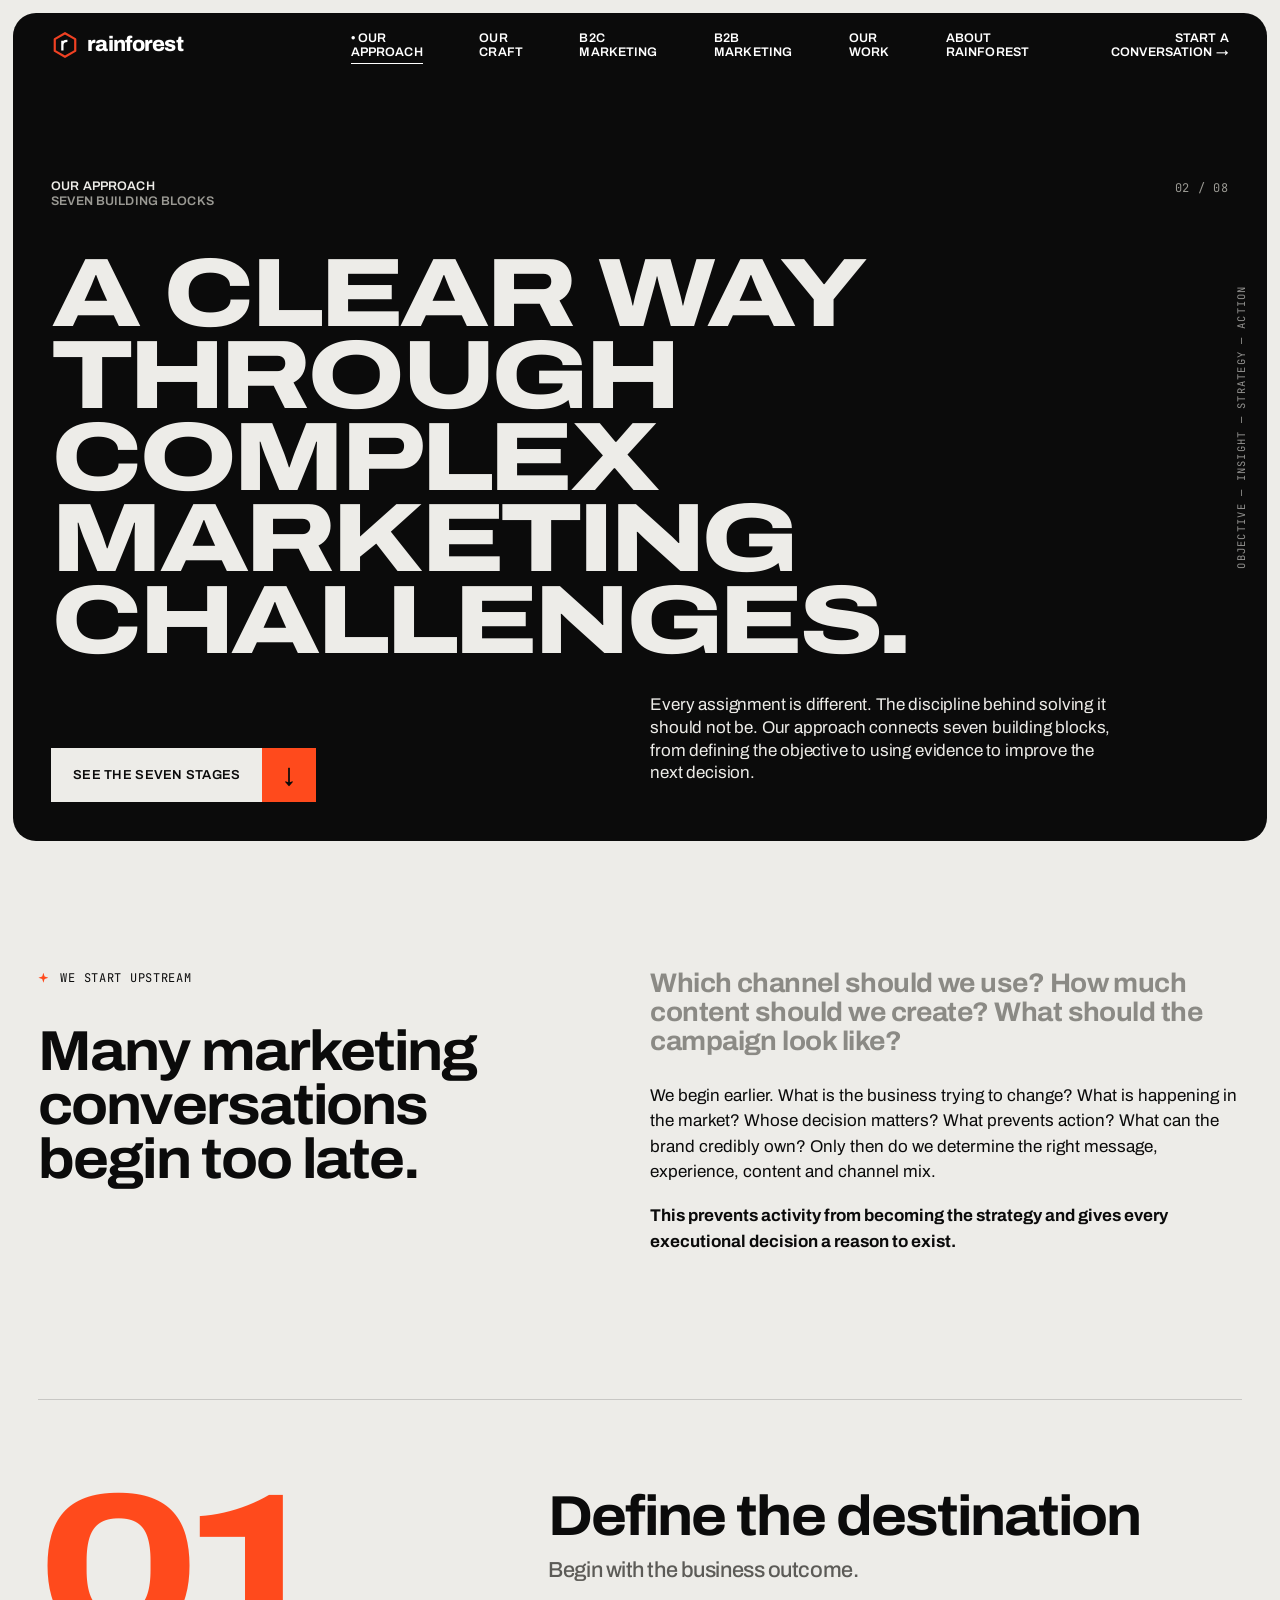
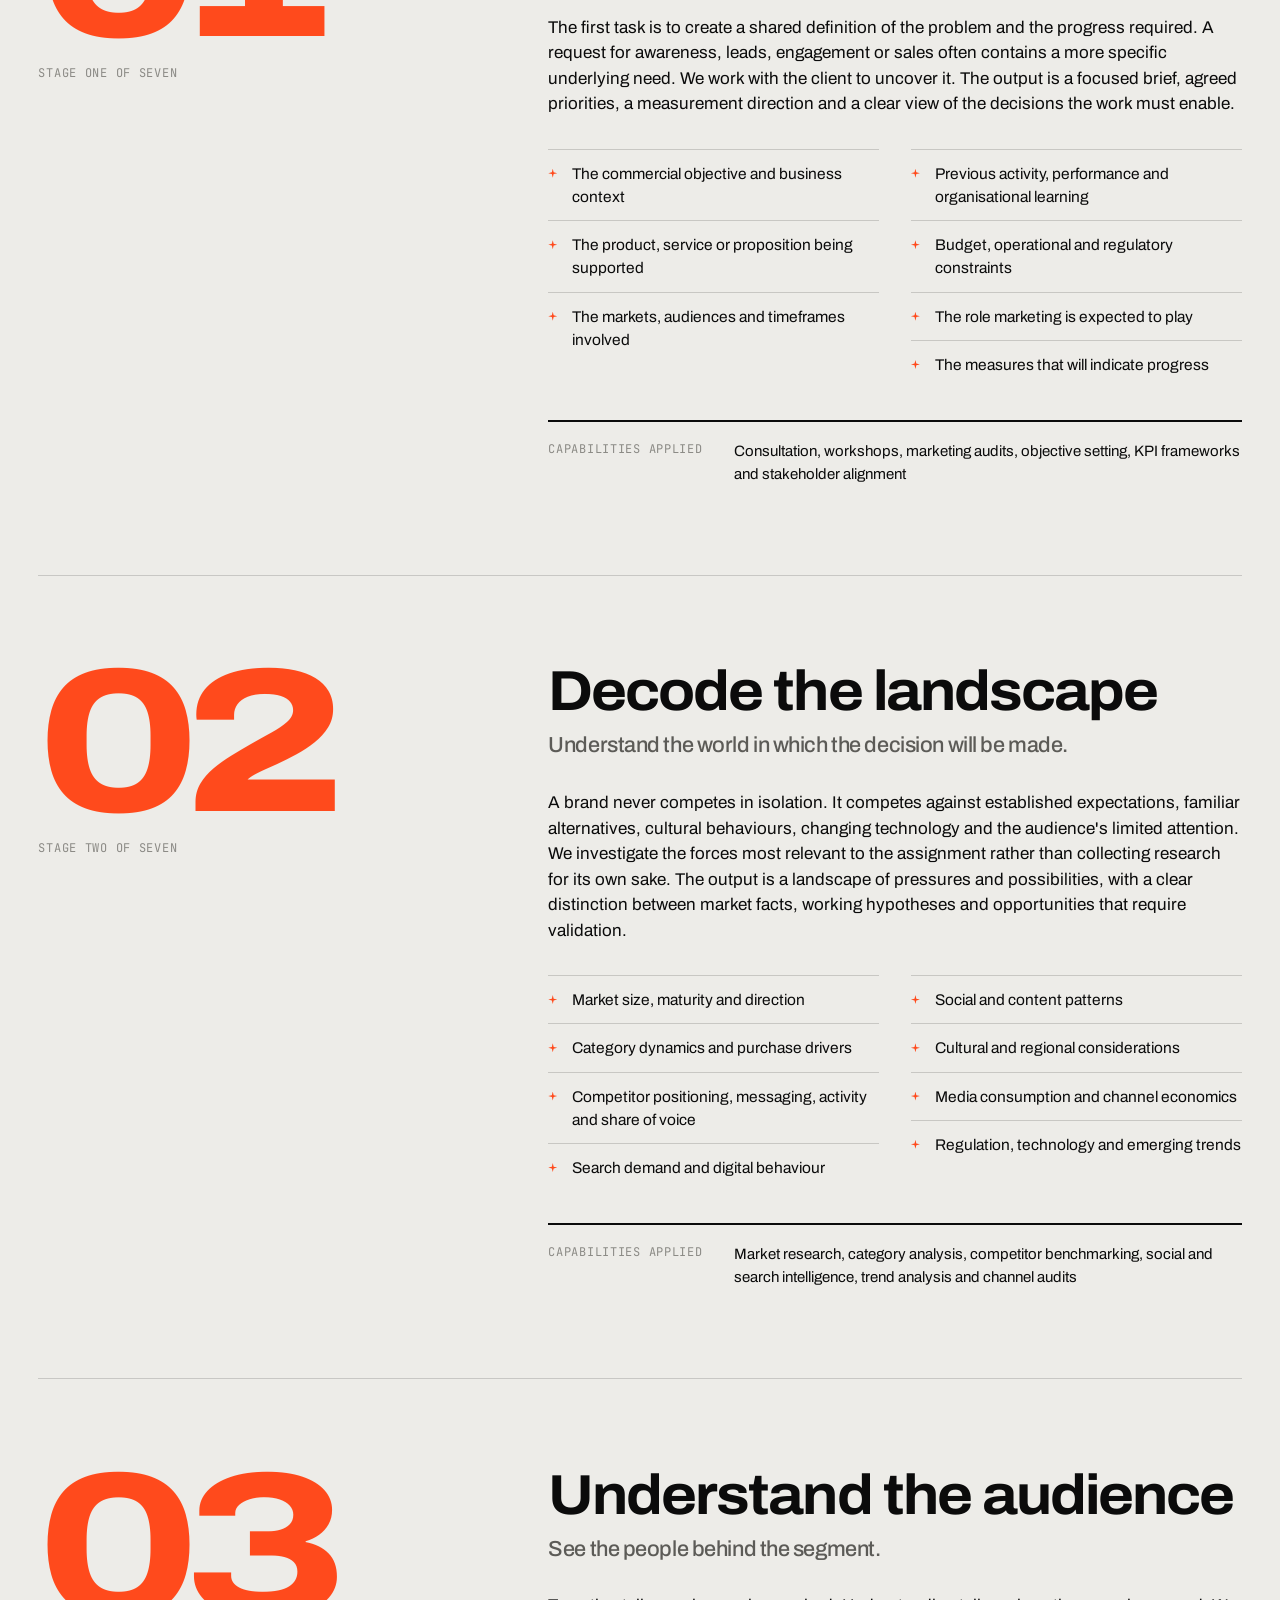
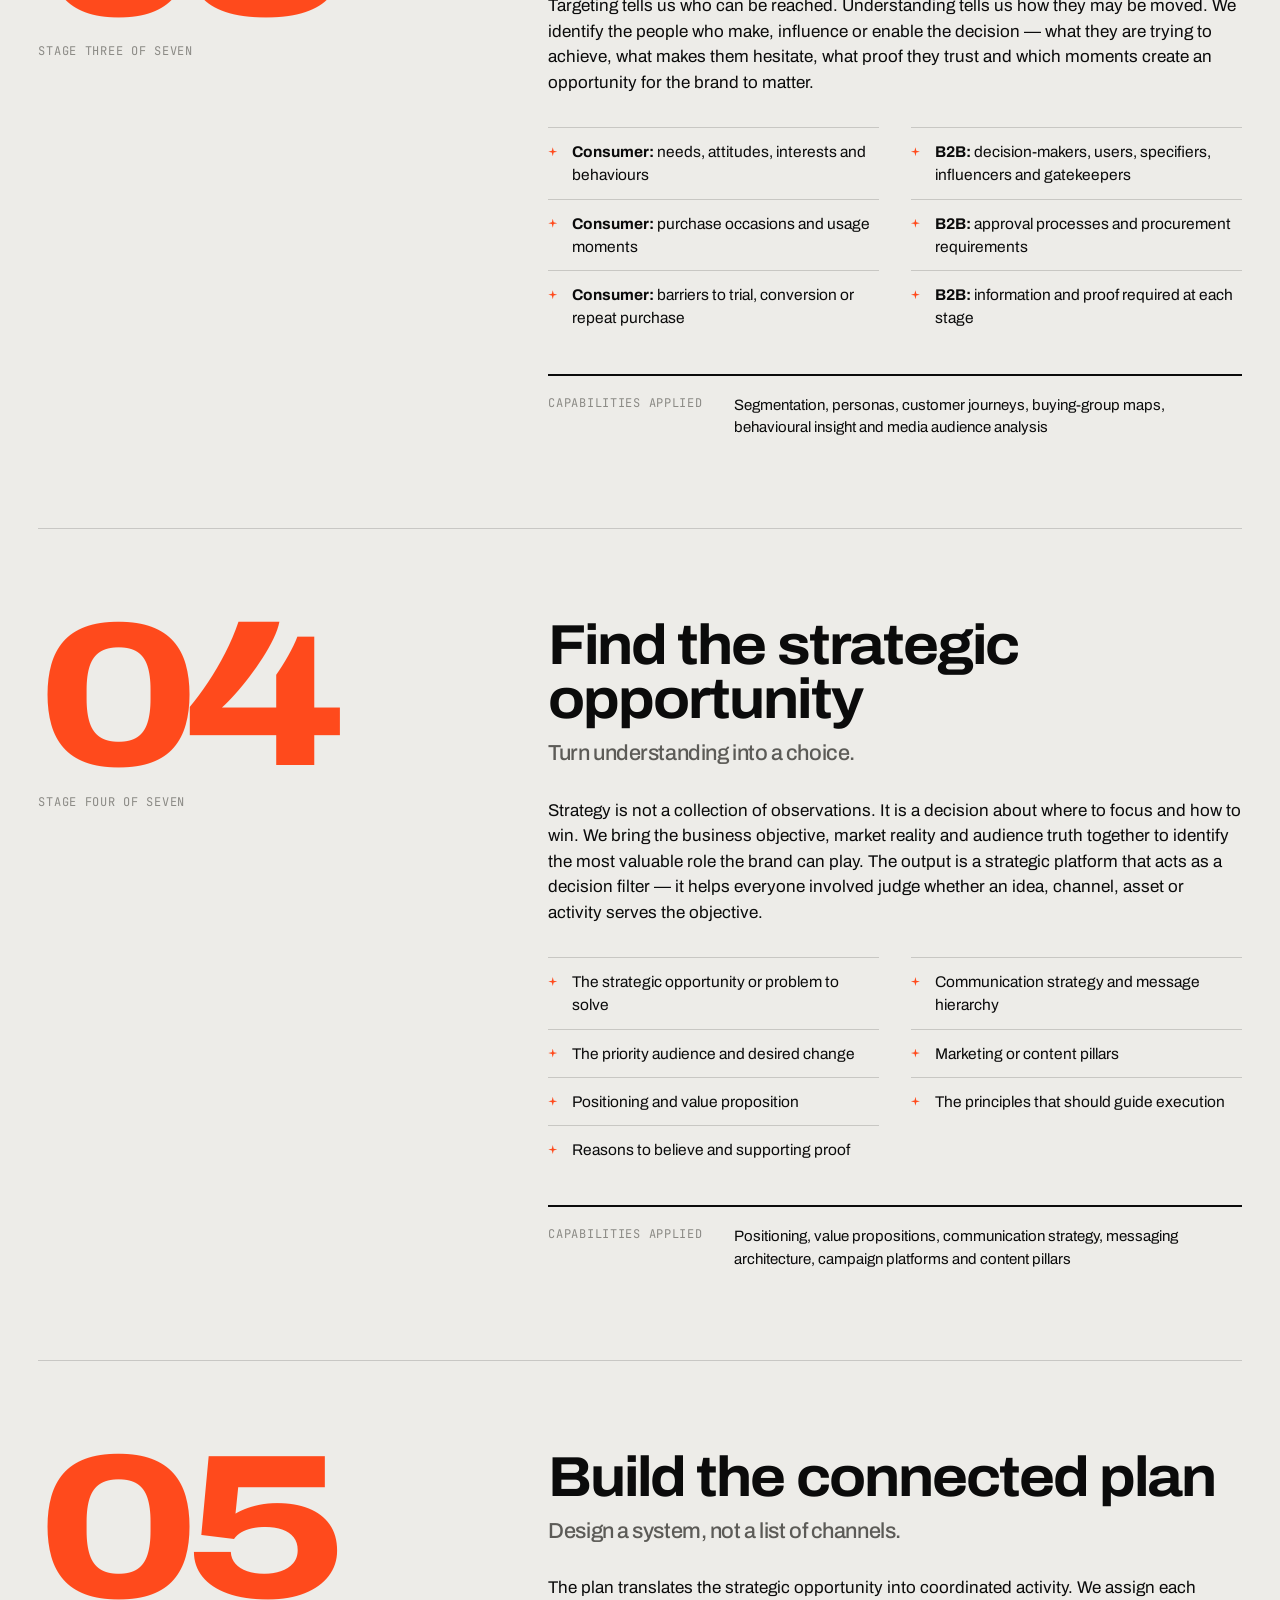
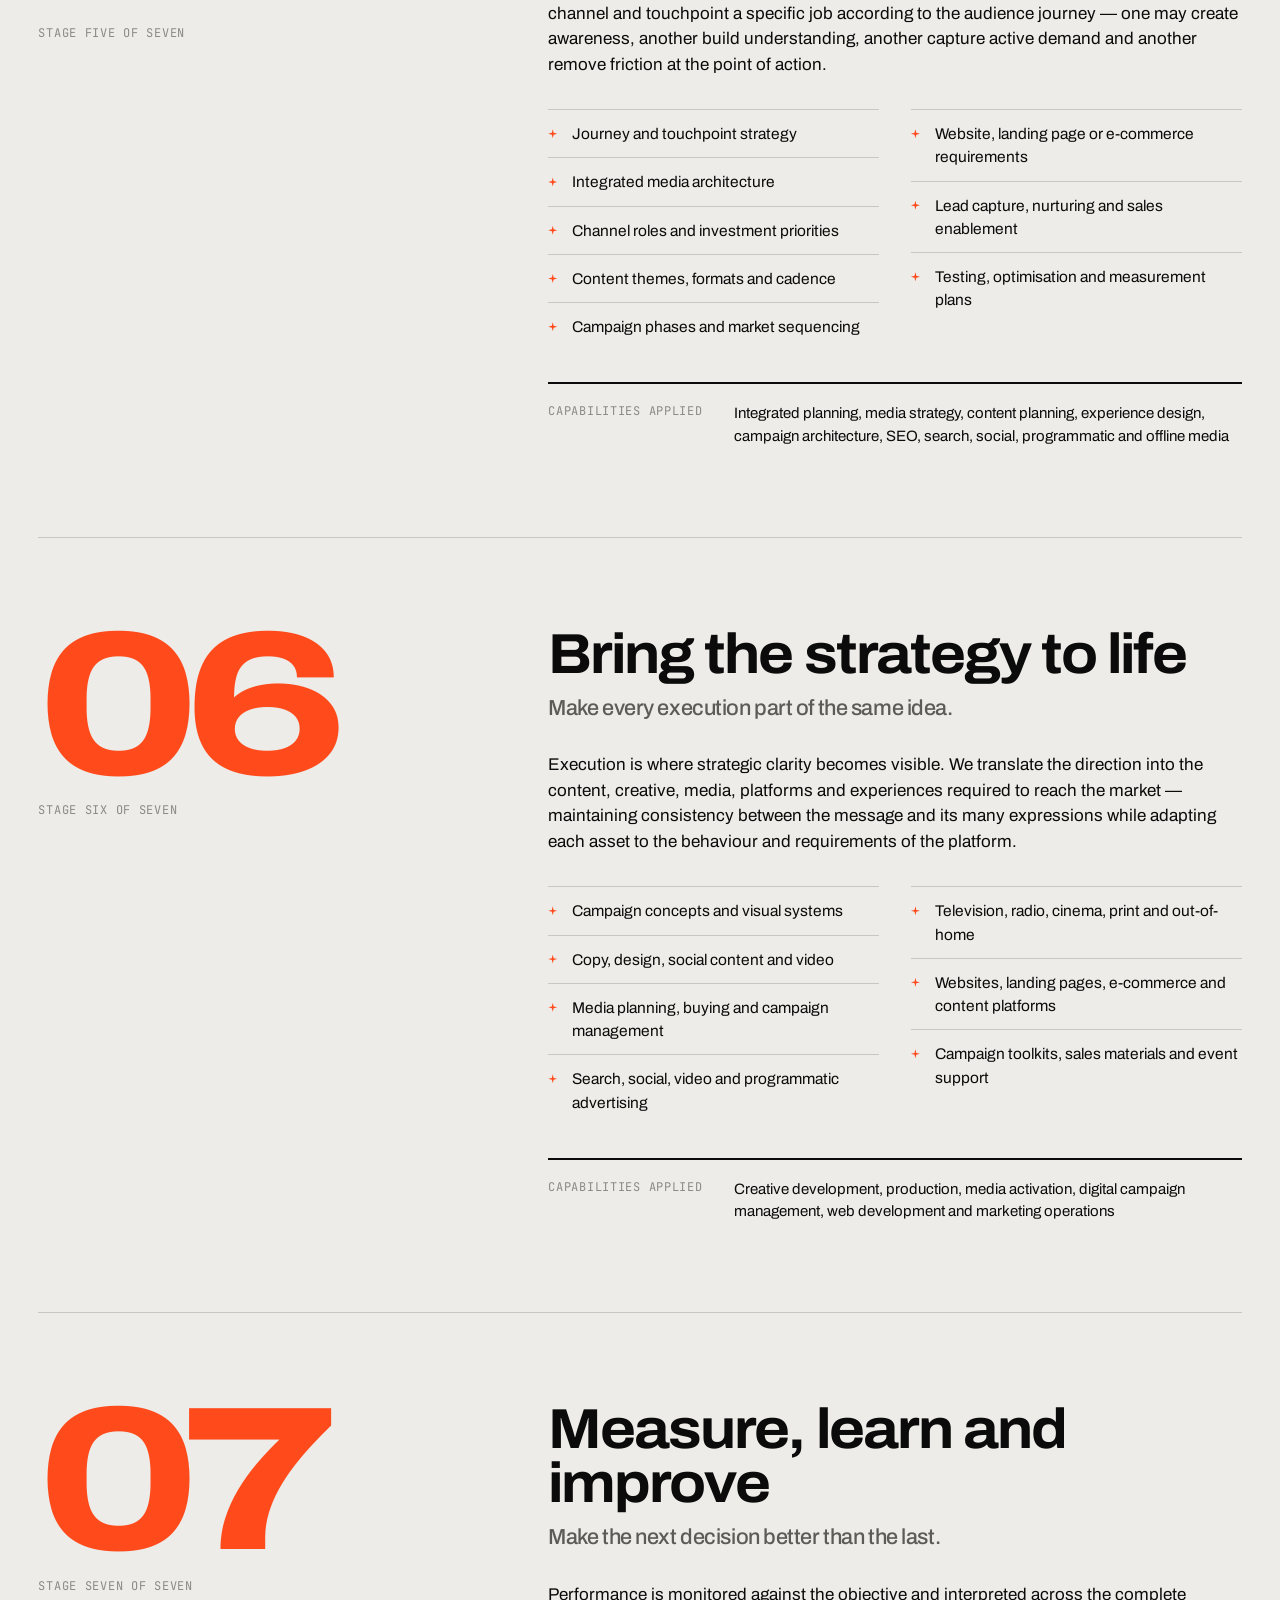
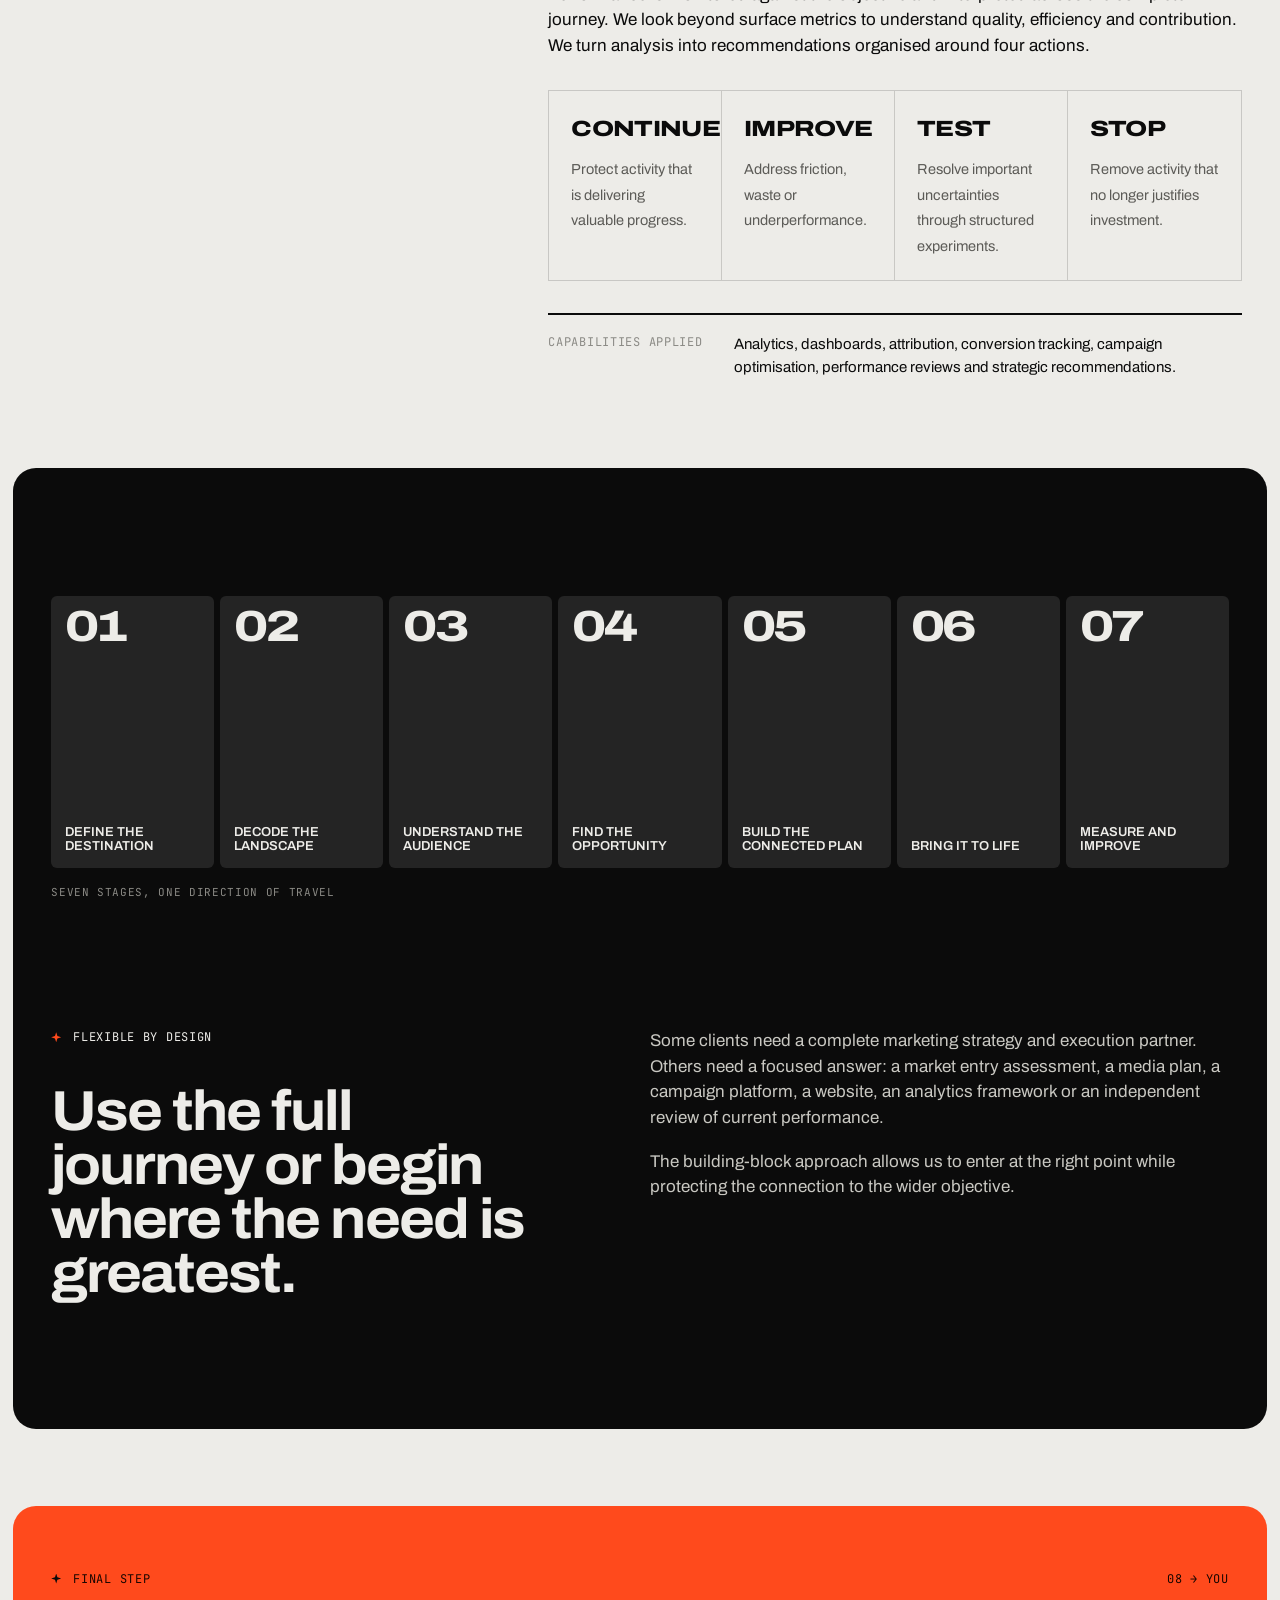
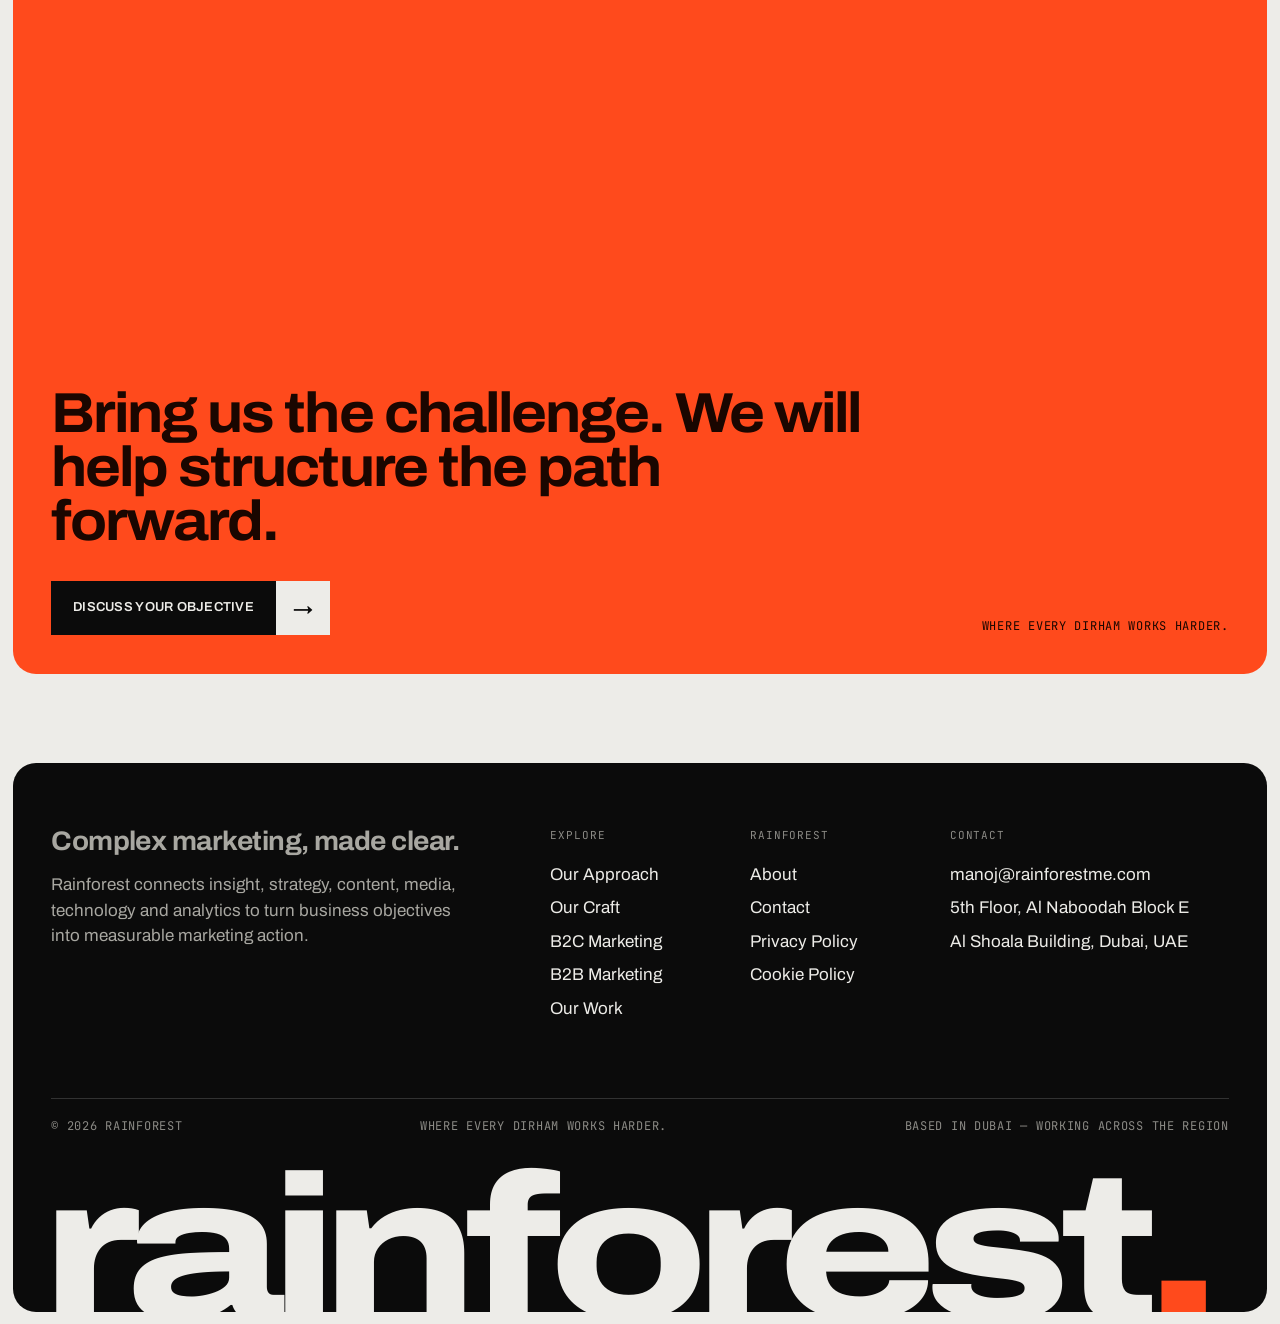
<file: approach.html>
<!doctype html>
<html lang="en" class="no-js">
<head>
<meta charset="utf-8">
<meta name="viewport" content="width=device-width, initial-scale=1">
<title>Our Strategic Marketing Approach | Rainforest Dubai</title>
<meta name="description" content="See how Rainforest moves from business objective and market intelligence to strategy, execution, analytics and continuous marketing improvement.">
<meta name="theme-color" content="#0b0b0b">
<meta property="og:title" content="Our Strategic Marketing Approach | Rainforest Dubai">
<meta property="og:description" content="See how Rainforest moves from business objective and market intelligence to strategy, execution, analytics and continuous marketing improvement.">
<link rel="icon" type="image/svg+xml" href="assets/favicon.svg">
<link rel="preconnect" href="https://fonts.googleapis.com">
<link rel="preconnect" href="https://fonts.gstatic.com" crossorigin>
<link href="https://fonts.googleapis.com/css2?family=Archivo:wdth,wght@62..125,100..900&family=JetBrains+Mono:wght@400;500&display=swap" rel="stylesheet">
<link rel="stylesheet" href="styles.css">
<script>document.documentElement.classList.remove('no-js');</script>
</head>
<body class="page-approach">
<a class="skip" href="#main">Skip to content</a>
<header class="site-header" data-tone="dark">
  <div class="wrap">
    <a class="brand" href="index.html" aria-label="Rainforest home"><svg class="mark" viewBox="0 0 64 64" aria-hidden="true"><polygon points="32,5 55.4,18.5 55.4,45.5 32,59 8.6,45.5 8.6,18.5" fill="none" stroke="#ef4123" stroke-width="5" stroke-linejoin="round"/><path d="M26 22.5v22M26 32.5c0-6 4-10 11.5-10" fill="none" stroke="currentColor" stroke-width="5.2"/></svg><span class="wordmark">rainforest</span></a>
    <nav class="nav" aria-label="Main">
      <a class="label" href="approach.html" aria-current="page">Our<br>Approach</a>
      <a class="label" href="capabilities.html">Our<br>Craft</a>
      <a class="label" href="b2c.html">B2C<br>Marketing</a>
      <a class="label" href="b2b.html">B2B<br>Marketing</a>
      <a class="label" href="work.html">Our<br>Work</a>
      <a class="label" href="about.html">About<br>Rainforest</a>
    </nav>
    <a class="label header-cta" href="contact.html">Start a<br>Conversation&nbsp;→</a>
    <button class="menu-toggle" type="button" data-menu-open aria-expanded="false" aria-controls="menu">Menu <span class="bars" aria-hidden="true"></span></button>
  </div>
</header>

<div class="menu" id="menu" aria-hidden="true" role="dialog" aria-label="Site menu">
  <div class="menu-top">
    <a class="brand" href="index.html"><svg class="mark" viewBox="0 0 64 64" aria-hidden="true"><polygon points="32,5 55.4,18.5 55.4,45.5 32,59 8.6,45.5 8.6,18.5" fill="none" stroke="#ef4123" stroke-width="5" stroke-linejoin="round"/><path d="M26 22.5v22M26 32.5c0-6 4-10 11.5-10" fill="none" stroke="currentColor" stroke-width="5.2"/></svg><span class="wordmark">rainforest</span></a>
    <button class="menu-close" type="button" data-menu-close>Close ✕</button>
  </div>
  <nav aria-label="Mobile">
    <a href="index.html"><small>01</small>Home</a>
    <a href="approach.html" aria-current="page"><small>02</small>Our Approach</a>
    <a href="capabilities.html"><small>03</small>Our Craft</a>
    <a href="b2c.html"><small>04</small>B2C</a>
    <a href="b2b.html"><small>05</small>B2B</a>
    <a href="work.html"><small>06</small>Our Work</a>
    <a href="about.html"><small>07</small>About</a>
    <a href="contact.html"><small>08</small>Contact</a>
  </nav>
  <div class="menu-foot mono">
    <a href="mailto:manoj@rainforestme.com">manoj@rainforestme.com</a>
    <span>Dubai, UAE</span>
  </div>
</div>

<main id="main">
<section class="panel on-ink page-hero">
  <p class="ph-meta label">Our Approach<br><span class="muted">Seven building blocks</span></p>
  <p class="ph-index mono muted">02 / 08</p>
  <h1 class="display reveal">A clear way through complex marketing challenges.</h1>
  <div class="ph-foot">
    <div class="ph-cta"><a class="btn" href="#stages"><span>See the seven stages</span><i aria-hidden="true">↓</i></a></div>
    <p class="lede">Every assignment is different. The discipline behind solving it should not be. Our approach connects seven building blocks, from defining the objective to using evidence to improve the next decision.</p>
  </div>
  <span class="vertical" aria-hidden="true">Objective — Insight — Strategy — Action</span>
</section>

<section class="section on-paper">
  <div class="wrap two-col">
    <div class="l"><p class="eyebrow mono">We start upstream</p><h2 class="h-lg reveal">Many marketing conversations begin too late.</h2></div>
    <div class="r stack body-lg">
      <p class="h-md" style="color:var(--mute)">Which channel should we use? How much content should we create? What should the campaign look like?</p>
      <p>We begin earlier. What is the business trying to change? What is happening in the market? Whose decision matters? What prevents action? What can the brand credibly own? Only then do we determine the right message, experience, content and channel mix.</p>
      <p><strong>This prevents activity from becoming the strategy and gives every executional decision a reason to exist.</strong></p>
    </div>
  </div>
</section>

<section class="on-paper" id="stages">
  <div class="wrap">

    <article class="stage-block" id="stage-01">
      <div class="sb-num"><span class="n">01</span><span class="mono muted">Stage one of seven</span></div>
      <div class="sb-body">
        <h2 class="h-lg">Define the destination</h2>
        <p class="kicker">Begin with the business outcome.</p>
        <p class="body-lg">The first task is to create a shared definition of the problem and the progress required. A request for awareness, leads, engagement or sales often contains a more specific underlying need. We work with the client to uncover it. The output is a focused brief, agreed priorities, a measurement direction and a clear view of the decisions the work must enable.</p>
        <ul class="checklist">
          <li>The commercial objective and business context</li>
          <li>The product, service or proposition being supported</li>
          <li>The markets, audiences and timeframes involved</li>
          <li>Previous activity, performance and organisational learning</li>
          <li>Budget, operational and regulatory constraints</li>
          <li>The role marketing is expected to play</li>
          <li>The measures that will indicate progress</li>
        </ul>
        <div class="applied"><span class="mono">Capabilities applied</span><span>Consultation, workshops, marketing audits, objective setting, KPI frameworks and stakeholder alignment</span></div>
      </div>
    </article>

    <article class="stage-block" id="stage-02">
      <div class="sb-num"><span class="n">02</span><span class="mono muted">Stage two of seven</span></div>
      <div class="sb-body">
        <h2 class="h-lg">Decode the landscape</h2>
        <p class="kicker">Understand the world in which the decision will be made.</p>
        <p class="body-lg">A brand never competes in isolation. It competes against established expectations, familiar alternatives, cultural behaviours, changing technology and the audience's limited attention. We investigate the forces most relevant to the assignment rather than collecting research for its own sake. The output is a landscape of pressures and possibilities, with a clear distinction between market facts, working hypotheses and opportunities that require validation.</p>
        <ul class="checklist">
          <li>Market size, maturity and direction</li>
          <li>Category dynamics and purchase drivers</li>
          <li>Competitor positioning, messaging, activity and share of voice</li>
          <li>Search demand and digital behaviour</li>
          <li>Social and content patterns</li>
          <li>Cultural and regional considerations</li>
          <li>Media consumption and channel economics</li>
          <li>Regulation, technology and emerging trends</li>
        </ul>
        <div class="applied"><span class="mono">Capabilities applied</span><span>Market research, category analysis, competitor benchmarking, social and search intelligence, trend analysis and channel audits</span></div>
      </div>
    </article>

    <article class="stage-block" id="stage-03">
      <div class="sb-num"><span class="n">03</span><span class="mono muted">Stage three of seven</span></div>
      <div class="sb-body">
        <h2 class="h-lg">Understand the audience</h2>
        <p class="kicker">See the people behind the segment.</p>
        <p class="body-lg">Targeting tells us who can be reached. Understanding tells us how they may be moved. We identify the people who make, influence or enable the decision — what they are trying to achieve, what makes them hesitate, what proof they trust and which moments create an opportunity for the brand to matter.</p>
        <ul class="checklist">
          <li><b>Consumer:</b> needs, attitudes, interests and behaviours</li>
          <li><b>Consumer:</b> purchase occasions and usage moments</li>
          <li><b>Consumer:</b> barriers to trial, conversion or repeat purchase</li>
          <li><b>B2B:</b> decision-makers, users, specifiers, influencers and gatekeepers</li>
          <li><b>B2B:</b> approval processes and procurement requirements</li>
          <li><b>B2B:</b> information and proof required at each stage</li>
        </ul>
        <div class="applied"><span class="mono">Capabilities applied</span><span>Segmentation, personas, customer journeys, buying-group maps, behavioural insight and media audience analysis</span></div>
      </div>
    </article>

    <article class="stage-block" id="stage-04">
      <div class="sb-num"><span class="n">04</span><span class="mono muted">Stage four of seven</span></div>
      <div class="sb-body">
        <h2 class="h-lg">Find the strategic opportunity</h2>
        <p class="kicker">Turn understanding into a choice.</p>
        <p class="body-lg">Strategy is not a collection of observations. It is a decision about where to focus and how to win. We bring the business objective, market reality and audience truth together to identify the most valuable role the brand can play. The output is a strategic platform that acts as a decision filter — it helps everyone involved judge whether an idea, channel, asset or activity serves the objective.</p>
        <ul class="checklist">
          <li>The strategic opportunity or problem to solve</li>
          <li>The priority audience and desired change</li>
          <li>Positioning and value proposition</li>
          <li>Reasons to believe and supporting proof</li>
          <li>Communication strategy and message hierarchy</li>
          <li>Marketing or content pillars</li>
          <li>The principles that should guide execution</li>
        </ul>
        <div class="applied"><span class="mono">Capabilities applied</span><span>Positioning, value propositions, communication strategy, messaging architecture, campaign platforms and content pillars</span></div>
      </div>
    </article>

    <article class="stage-block" id="stage-05">
      <div class="sb-num"><span class="n">05</span><span class="mono muted">Stage five of seven</span></div>
      <div class="sb-body">
        <h2 class="h-lg">Build the connected plan</h2>
        <p class="kicker">Design a system, not a list of channels.</p>
        <p class="body-lg">The plan translates the strategic opportunity into coordinated activity. We assign each channel and touchpoint a specific job according to the audience journey — one may create awareness, another build understanding, another capture active demand and another remove friction at the point of action.</p>
        <ul class="checklist">
          <li>Journey and touchpoint strategy</li>
          <li>Integrated media architecture</li>
          <li>Channel roles and investment priorities</li>
          <li>Content themes, formats and cadence</li>
          <li>Campaign phases and market sequencing</li>
          <li>Website, landing page or e-commerce requirements</li>
          <li>Lead capture, nurturing and sales enablement</li>
          <li>Testing, optimisation and measurement plans</li>
        </ul>
        <div class="applied"><span class="mono">Capabilities applied</span><span>Integrated planning, media strategy, content planning, experience design, campaign architecture, SEO, search, social, programmatic and offline media</span></div>
      </div>
    </article>

    <article class="stage-block" id="stage-06">
      <div class="sb-num"><span class="n">06</span><span class="mono muted">Stage six of seven</span></div>
      <div class="sb-body">
        <h2 class="h-lg">Bring the strategy to life</h2>
        <p class="kicker">Make every execution part of the same idea.</p>
        <p class="body-lg">Execution is where strategic clarity becomes visible. We translate the direction into the content, creative, media, platforms and experiences required to reach the market — maintaining consistency between the message and its many expressions while adapting each asset to the behaviour and requirements of the platform.</p>
        <ul class="checklist">
          <li>Campaign concepts and visual systems</li>
          <li>Copy, design, social content and video</li>
          <li>Media planning, buying and campaign management</li>
          <li>Search, social, video and programmatic advertising</li>
          <li>Television, radio, cinema, print and out-of-home</li>
          <li>Websites, landing pages, e-commerce and content platforms</li>
          <li>Campaign toolkits, sales materials and event support</li>
        </ul>
        <div class="applied"><span class="mono">Capabilities applied</span><span>Creative development, production, media activation, digital campaign management, web development and marketing operations</span></div>
      </div>
    </article>

    <article class="stage-block" id="stage-07">
      <div class="sb-num"><span class="n">07</span><span class="mono muted">Stage seven of seven</span></div>
      <div class="sb-body">
        <h2 class="h-lg">Measure, learn and improve</h2>
        <p class="kicker">Make the next decision better than the last.</p>
        <p class="body-lg">Performance is monitored against the objective and interpreted across the complete journey. We look beyond surface metrics to understand quality, efficiency and contribution. We turn analysis into recommendations organised around four actions.</p>
        <div class="actions4">
          <div><b>Continue</b><span>Protect activity that is delivering valuable progress.</span></div>
          <div><b>Improve</b><span>Address friction, waste or underperformance.</span></div>
          <div><b>Test</b><span>Resolve important uncertainties through structured experiments.</span></div>
          <div><b>Stop</b><span>Remove activity that no longer justifies investment.</span></div>
        </div>
        <div class="applied"><span class="mono">Capabilities applied</span><span>Analytics, dashboards, attribution, conversion tracking, campaign optimisation, performance reviews and strategic recommendations.</span></div>
      </div>
    </article>

  </div>
</section>

<section class="panel section on-ink">
  <div class="wrap">
    <figure style="margin:0">
      <nav class="track" aria-label="Jump to a stage">
        <a href="#stage-01"><b>01</b><span>Define the destination</span></a>
        <a href="#stage-02"><b>02</b><span>Decode the landscape</span></a>
        <a href="#stage-03"><b>03</b><span>Understand the audience</span></a>
        <a href="#stage-04"><b>04</b><span>Find the opportunity</span></a>
        <a href="#stage-05"><b>05</b><span>Build the connected plan</span></a>
        <a href="#stage-06"><b>06</b><span>Bring it to life</span></a>
        <a href="#stage-07"><b>07</b><span>Measure and improve</span></a>
      </nav>
      <figcaption class="caption mt-s">Seven stages, one direction of travel</figcaption>
    </figure>

    <div class="two-col mt-l" style="padding-top:clamp(40px,5vw,90px)">
      <div class="l"><p class="eyebrow mono">Flexible by design</p><h2 class="h-lg reveal">Use the full journey or begin where the need is greatest.</h2></div>
      <div class="r stack body-lg" style="color:#c9c8c2">
        <p>Some clients need a complete marketing strategy and execution partner. Others need a focused answer: a market entry assessment, a media plan, a campaign platform, a website, an analytics framework or an independent review of current performance.</p>
        <p>The building-block approach allows us to enter at the right point while protecting the connection to the wider objective.</p>
      </div>
    </div>
  </div>
</section>

<section class="section tight">
  <div class="panel on-signal cta">
    <div class="top"><p class="eyebrow mono" style="margin:0">Final step</p><span class="mono">08 → You</span></div>
    <h2 class="h-lg reveal">Bring us the challenge. We will help structure the path forward.</h2>
    <div class="bottom">
      <a class="btn" href="contact.html"><span>Discuss Your Objective</span><i aria-hidden="true">→</i></a>
      <span class="mono">Where every dirham works harder.</span>
    </div>
  </div>
</section>
</main>

<footer class="site-footer">
  <div class="foot-grid">
    <div class="foot-intro">
      <p class="h-md">Complex marketing, made clear.</p>
      <p>Rainforest connects insight, strategy, content, media, technology and analytics to turn business objectives into measurable marketing action.</p>
    </div>
    <div class="foot-col">
      <h4>Explore</h4>
      <ul>
        <li><a href="approach.html">Our Approach</a></li>
        <li><a href="capabilities.html">Our Craft</a></li>
        <li><a href="b2c.html">B2C Marketing</a></li>
        <li><a href="b2b.html">B2B Marketing</a></li>
        <li><a href="work.html">Our Work</a></li>
      </ul>
    </div>
    <div class="foot-col">
      <h4>Rainforest</h4>
      <ul>
        <li><a href="about.html">About</a></li>
        <li><a href="contact.html">Contact</a></li>
        <li><a href="#">Privacy Policy</a></li>
        <li><a href="#">Cookie Policy</a></li>
      </ul>
    </div>
    <div class="foot-col wide">
      <h4>Contact</h4>
      <ul>
        <li><a href="mailto:manoj@rainforestme.com">manoj@rainforestme.com</a></li>
        <li>5th Floor, Al Naboodah Block E</li>
        <li>Al Shoala Building, Dubai, UAE</li>
      </ul>
    </div>
  </div>
  <div class="foot-bottom mono">
    <span>© <span data-year>2026</span> Rainforest</span>
    <span>Where Every Dirham Works Harder.</span>
    <span>Based in Dubai — Working across the region</span>
  </div>
  <div class="foot-word display" aria-hidden="true" data-fit>rainforest<span class="dot">.</span></div>
</footer>

<script src="script.js"></script>
</body>
</html>
</file>
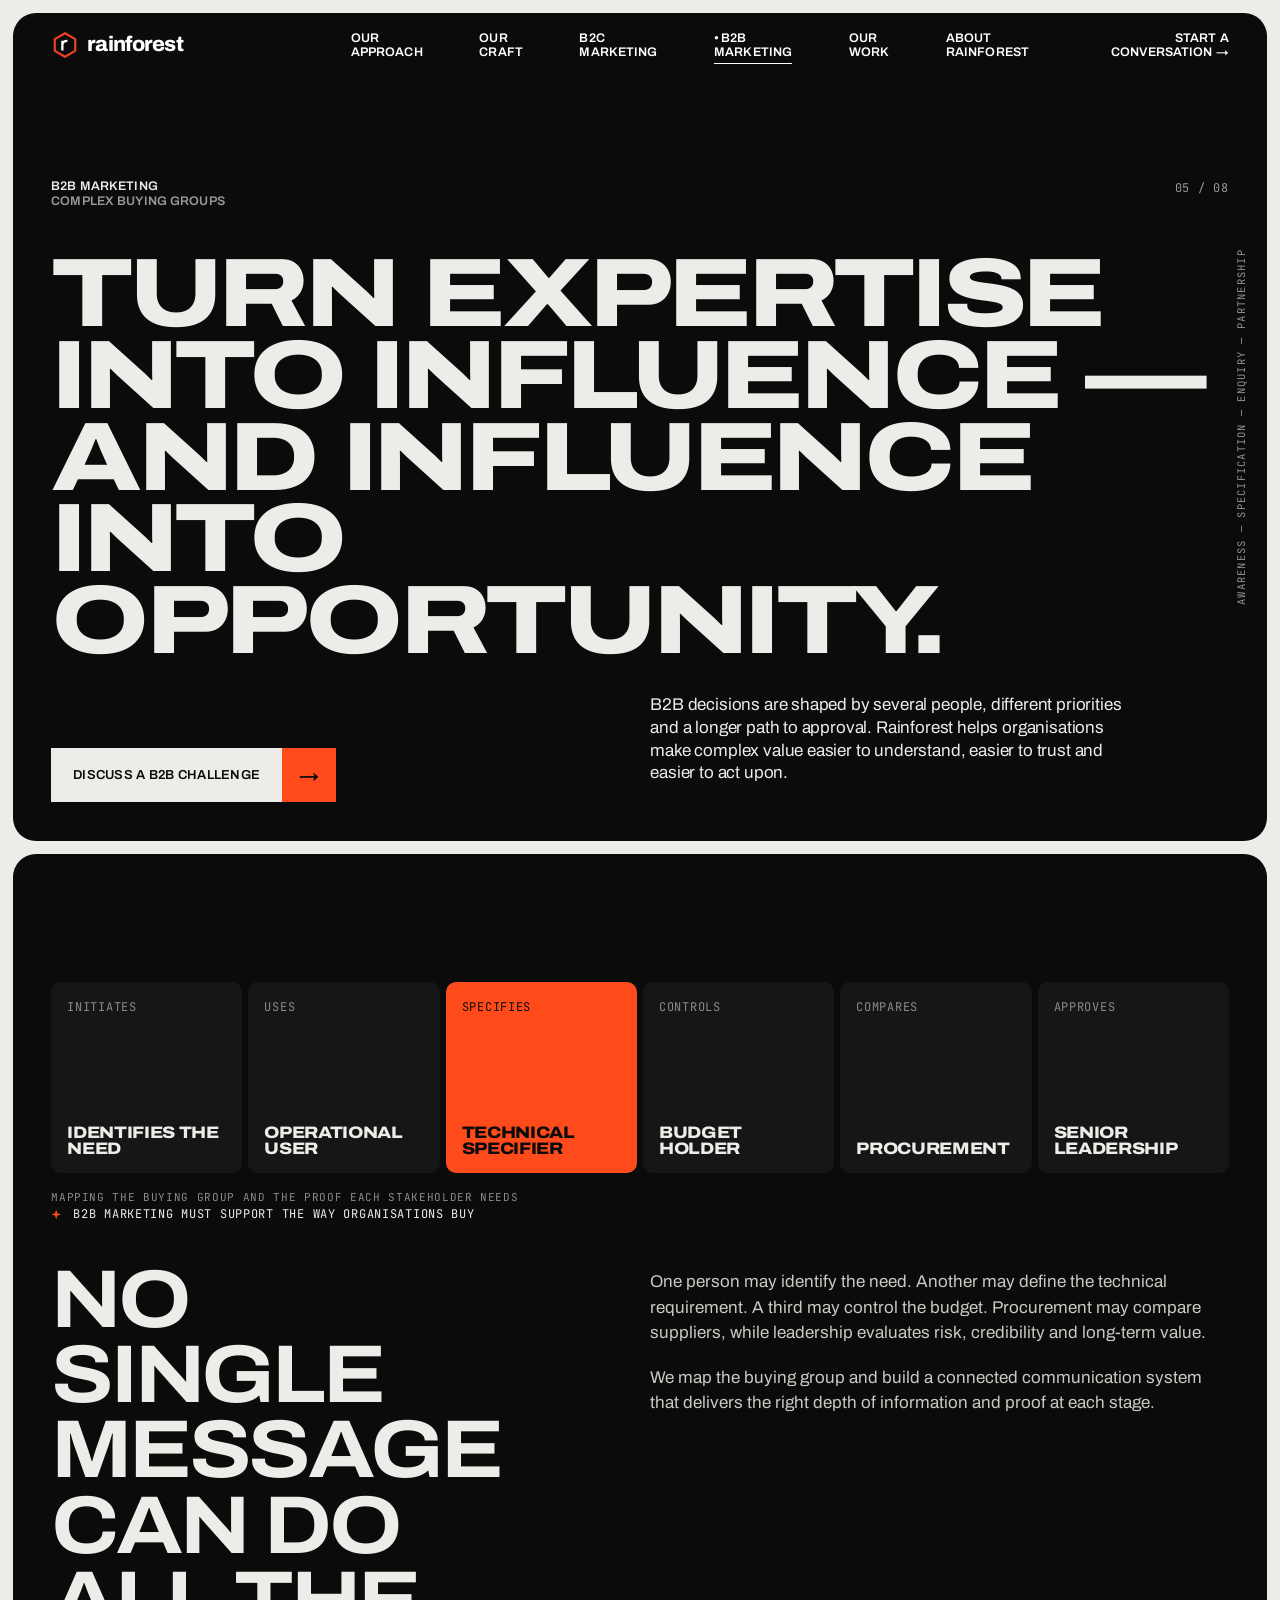
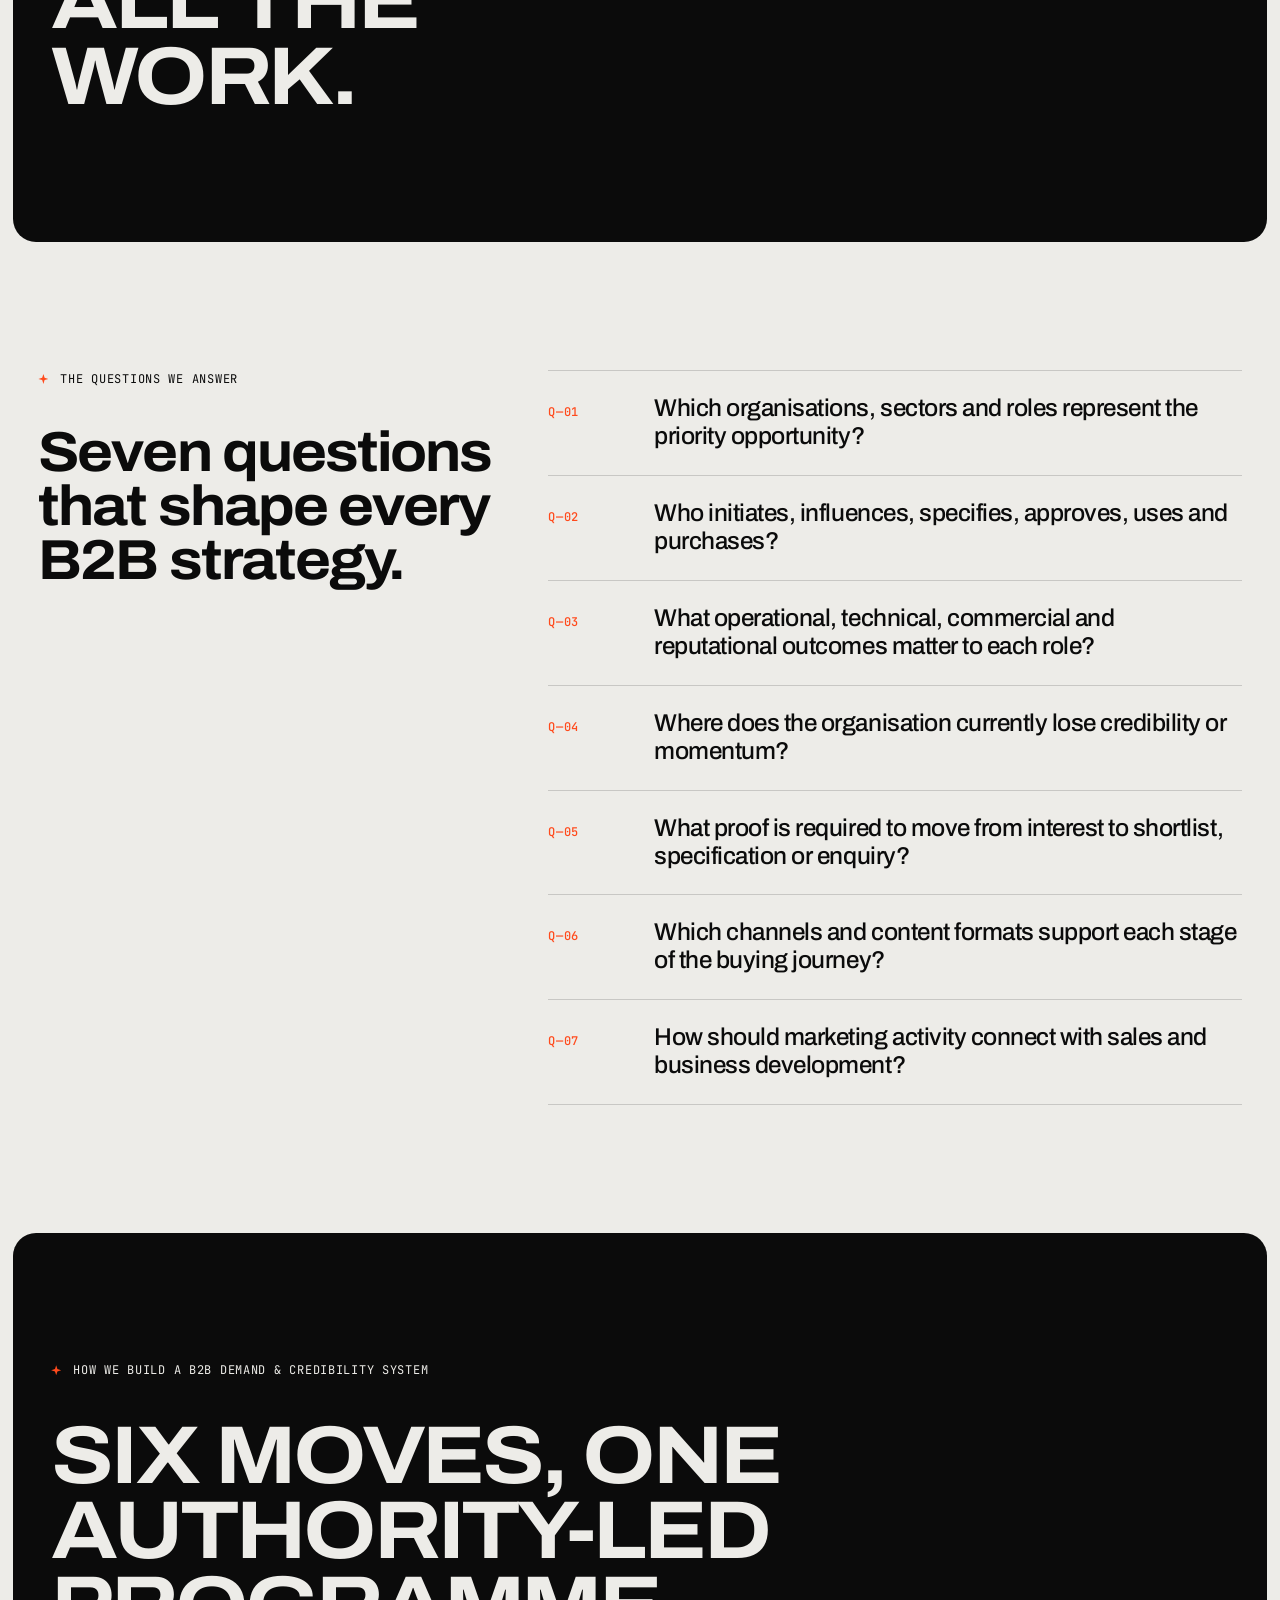
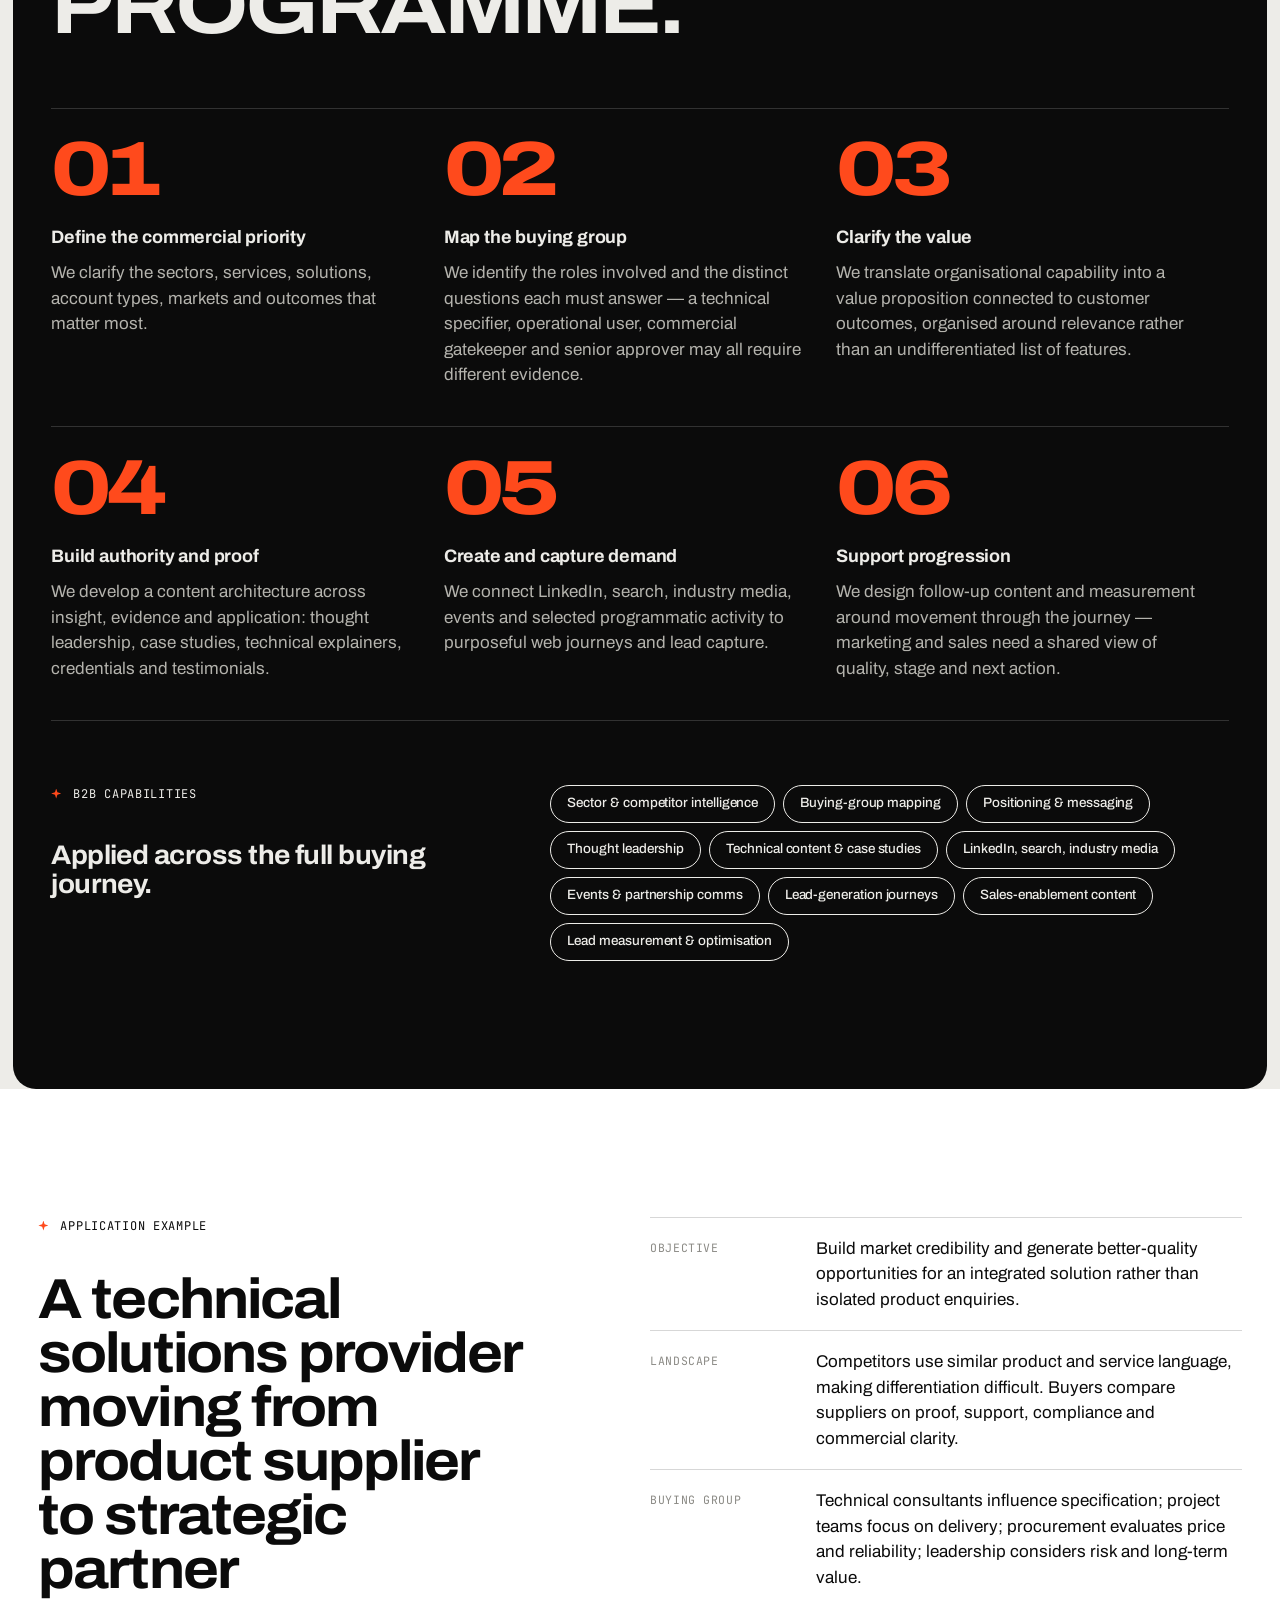
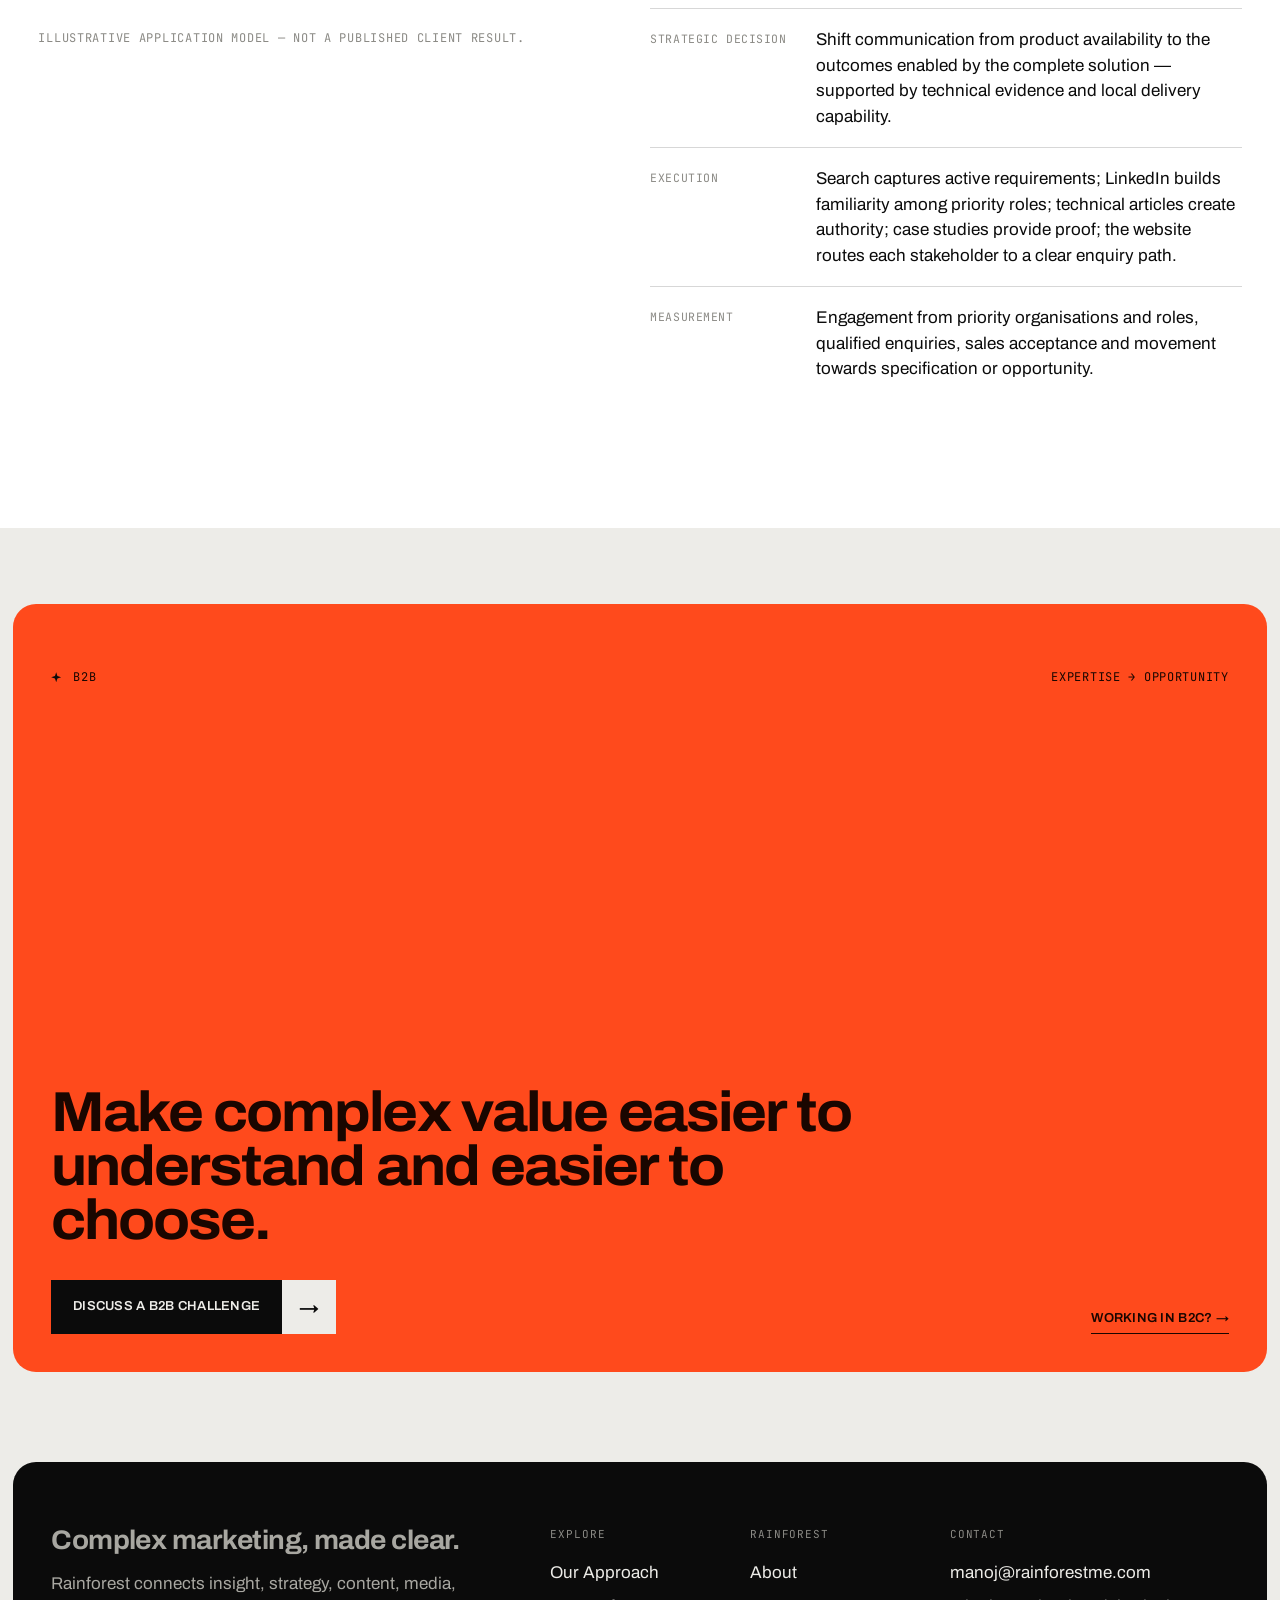
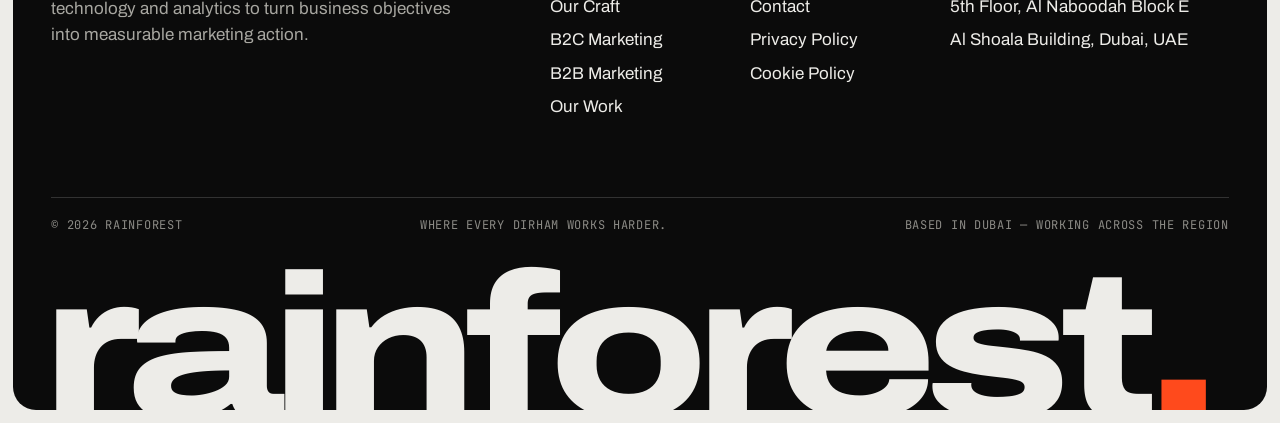
<file: b2b.html>
<!doctype html>
<html lang="en" class="no-js">
<head>
<meta charset="utf-8">
<meta name="viewport" content="width=device-width, initial-scale=1">
<title>B2B Marketing Strategy, Lead Generation and Content | Rainforest Dubai</title>
<meta name="description" content="Rainforest helps B2B organisations build credibility, influence buying groups and connect thought leadership, search, media, content and lead generation.">
<meta name="theme-color" content="#0b0b0b">
<meta property="og:title" content="B2B Marketing Strategy, Lead Generation and Content | Rainforest Dubai">
<meta property="og:description" content="Rainforest helps B2B organisations build credibility, influence buying groups and connect thought leadership, search, media, content and lead generation.">
<link rel="icon" type="image/svg+xml" href="assets/favicon.svg">
<link rel="preconnect" href="https://fonts.googleapis.com">
<link rel="preconnect" href="https://fonts.gstatic.com" crossorigin>
<link href="https://fonts.googleapis.com/css2?family=Archivo:wdth,wght@62..125,100..900&family=JetBrains+Mono:wght@400;500&display=swap" rel="stylesheet">
<link rel="stylesheet" href="styles.css">
<script>document.documentElement.classList.remove('no-js');</script>
</head>
<body class="page-b2b">
<a class="skip" href="#main">Skip to content</a>
<header class="site-header" data-tone="dark">
  <div class="wrap">
    <a class="brand" href="index.html" aria-label="Rainforest home"><svg class="mark" viewBox="0 0 64 64" aria-hidden="true"><polygon points="32,5 55.4,18.5 55.4,45.5 32,59 8.6,45.5 8.6,18.5" fill="none" stroke="#ef4123" stroke-width="5" stroke-linejoin="round"/><path d="M26 22.5v22M26 32.5c0-6 4-10 11.5-10" fill="none" stroke="currentColor" stroke-width="5.2"/></svg><span class="wordmark">rainforest</span></a>
    <nav class="nav" aria-label="Main">
      <a class="label" href="approach.html">Our<br>Approach</a>
      <a class="label" href="capabilities.html">Our<br>Craft</a>
      <a class="label" href="b2c.html">B2C<br>Marketing</a>
      <a class="label" href="b2b.html" aria-current="page">B2B<br>Marketing</a>
      <a class="label" href="work.html">Our<br>Work</a>
      <a class="label" href="about.html">About<br>Rainforest</a>
    </nav>
    <a class="label header-cta" href="contact.html">Start a<br>Conversation&nbsp;→</a>
    <button class="menu-toggle" type="button" data-menu-open aria-expanded="false" aria-controls="menu">Menu <span class="bars" aria-hidden="true"></span></button>
  </div>
</header>

<div class="menu" id="menu" aria-hidden="true" role="dialog" aria-label="Site menu">
  <div class="menu-top">
    <a class="brand" href="index.html"><svg class="mark" viewBox="0 0 64 64" aria-hidden="true"><polygon points="32,5 55.4,18.5 55.4,45.5 32,59 8.6,45.5 8.6,18.5" fill="none" stroke="#ef4123" stroke-width="5" stroke-linejoin="round"/><path d="M26 22.5v22M26 32.5c0-6 4-10 11.5-10" fill="none" stroke="currentColor" stroke-width="5.2"/></svg><span class="wordmark">rainforest</span></a>
    <button class="menu-close" type="button" data-menu-close>Close ✕</button>
  </div>
  <nav aria-label="Mobile">
    <a href="index.html"><small>01</small>Home</a>
    <a href="approach.html"><small>02</small>Our Approach</a>
    <a href="capabilities.html"><small>03</small>Our Craft</a>
    <a href="b2c.html"><small>04</small>B2C</a>
    <a href="b2b.html" aria-current="page"><small>05</small>B2B</a>
    <a href="work.html"><small>06</small>Our Work</a>
    <a href="about.html"><small>07</small>About</a>
    <a href="contact.html"><small>08</small>Contact</a>
  </nav>
  <div class="menu-foot mono">
    <a href="mailto:manoj@rainforestme.com">manoj@rainforestme.com</a>
    <span>Dubai, UAE</span>
  </div>
</div>

<main id="main">
<section class="panel on-ink page-hero">
  <p class="ph-meta label">B2B Marketing<br><span class="muted">Complex buying groups</span></p>
  <p class="ph-index mono muted">05 / 08</p>
  <h1 class="display reveal" style="max-width:19ch">Turn expertise into influence — and influence into opportunity.</h1>
  <div class="ph-foot">
    <div class="ph-cta"><a class="btn" href="contact.html"><span>Discuss a B2B Challenge</span><i aria-hidden="true">→</i></a></div>
    <p class="lede">B2B decisions are shaped by several people, different priorities and a longer path to approval. Rainforest helps organisations make complex value easier to understand, easier to trust and easier to act upon.</p>
  </div>
  <span class="vertical" aria-hidden="true">Awareness — Specification — Enquiry — Partnership</span>
</section>

<section class="panel section on-ink" style="margin-top:clamp(8px,1vw,14px)">
  <div class="wrap">
    <figure style="margin:0" class="mb-l">
      <div class="buyers" role="img" aria-label="A buying group of six roles; the technical specifier is highlighted">
        <div><span class="mono">Initiates</span><b>Identifies the need</b></div>
        <div><span class="mono">Uses</span><b>Operational user</b></div>
        <div><span class="mono">Specifies</span><b>Technical specifier</b></div>
        <div><span class="mono">Controls</span><b>Budget holder</b></div>
        <div><span class="mono">Compares</span><b>Procurement</b></div>
        <div><span class="mono">Approves</span><b>Senior leadership</b></div>
      </div>
      <figcaption class="caption mt-s">Mapping the buying group and the proof each stakeholder needs</figcaption>
    </figure>
    <div class="two-col">
      <div class="l"><p class="eyebrow mono">B2B marketing must support the way organisations buy</p><h2 class="h-xl reveal">No single message can do all the work.</h2></div>
      <div class="r stack body-lg" style="color:#c9c8c2;padding-top:clamp(0px,5vw,80px)">
        <p>One person may identify the need. Another may define the technical requirement. A third may control the budget. Procurement may compare suppliers, while leadership evaluates risk, credibility and long-term value.</p>
        <p>We map the buying group and build a connected communication system that delivers the right depth of information and proof at each stage.</p>
      </div>
    </div>
  </div>
</section>

<section class="section on-paper">
  <div class="wrap two-col">
    <div class="l"><p class="eyebrow mono">The questions we answer</p><h2 class="h-lg reveal">Seven questions that shape every B2B strategy.</h2></div>
    <ol class="q-list r wide">
      <li><span class="mono">Q—01</span>Which organisations, sectors and roles represent the priority opportunity?</li>
      <li><span class="mono">Q—02</span>Who initiates, influences, specifies, approves, uses and purchases?</li>
      <li><span class="mono">Q—03</span>What operational, technical, commercial and reputational outcomes matter to each role?</li>
      <li><span class="mono">Q—04</span>Where does the organisation currently lose credibility or momentum?</li>
      <li><span class="mono">Q—05</span>What proof is required to move from interest to shortlist, specification or enquiry?</li>
      <li><span class="mono">Q—06</span>Which channels and content formats support each stage of the buying journey?</li>
      <li><span class="mono">Q—07</span>How should marketing activity connect with sales and business development?</li>
    </ol>
  </div>
</section>

<section class="panel section on-ink">
  <div class="wrap">
    <p class="eyebrow mono">How we build a B2B demand &amp; credibility system</p>
    <h2 class="h-xl mb-l reveal">Six moves, one authority-led programme.</h2>
    <div class="moves">
      <div class="move"><span class="num">01</span><h3 class="h-sm">Define the commercial priority</h3><p>We clarify the sectors, services, solutions, account types, markets and outcomes that matter most.</p></div>
      <div class="move"><span class="num">02</span><h3 class="h-sm">Map the buying group</h3><p>We identify the roles involved and the distinct questions each must answer — a technical specifier, operational user, commercial gatekeeper and senior approver may all require different evidence.</p></div>
      <div class="move"><span class="num">03</span><h3 class="h-sm">Clarify the value</h3><p>We translate organisational capability into a value proposition connected to customer outcomes, organised around relevance rather than an undifferentiated list of features.</p></div>
      <div class="move"><span class="num">04</span><h3 class="h-sm">Build authority and proof</h3><p>We develop a content architecture across insight, evidence and application: thought leadership, case studies, technical explainers, credentials and testimonials.</p></div>
      <div class="move"><span class="num">05</span><h3 class="h-sm">Create and capture demand</h3><p>We connect LinkedIn, search, industry media, events and selected programmatic activity to purposeful web journeys and lead capture.</p></div>
      <div class="move"><span class="num">06</span><h3 class="h-sm">Support progression</h3><p>We design follow-up content and measurement around movement through the journey — marketing and sales need a shared view of quality, stage and next action.</p></div>
    </div>
    <div class="two-col mt-l">
      <div class="l"><p class="eyebrow mono">B2B capabilities</p><h2 class="h-md">Applied across the full buying journey.</h2></div>
      <div class="r wide tags">
        <span class="tag">Sector &amp; competitor intelligence</span><span class="tag">Buying-group mapping</span><span class="tag">Positioning &amp; messaging</span><span class="tag">Thought leadership</span><span class="tag">Technical content &amp; case studies</span><span class="tag">LinkedIn, search, industry media</span><span class="tag">Events &amp; partnership comms</span><span class="tag">Lead-generation journeys</span><span class="tag">Sales-enablement content</span><span class="tag">Lead measurement &amp; optimisation</span>
      </div>
    </div>
  </div>
</section>

<section class="section on-white" id="example">
  <div class="wrap two-col">
    <div class="l">
      <p class="eyebrow mono">Application example</p>
      <h2 class="h-lg reveal">A technical solutions provider moving from product supplier to strategic partner</h2>
      <p class="mono muted mt-m">Illustrative application model — not a published client result.</p>
    </div>
    <div class="r case" style="border-top:0;padding-top:0">
      <dl>
        <div><dt>Objective</dt><dd>Build market credibility and generate better-quality opportunities for an integrated solution rather than isolated product enquiries.</dd></div>
        <div><dt>Landscape</dt><dd>Competitors use similar product and service language, making differentiation difficult. Buyers compare suppliers on proof, support, compliance and commercial clarity.</dd></div>
        <div><dt>Buying group</dt><dd>Technical consultants influence specification; project teams focus on delivery; procurement evaluates price and reliability; leadership considers risk and long-term value.</dd></div>
        <div><dt>Strategic decision</dt><dd>Shift communication from product availability to the outcomes enabled by the complete solution — supported by technical evidence and local delivery capability.</dd></div>
        <div><dt>Execution</dt><dd>Search captures active requirements; LinkedIn builds familiarity among priority roles; technical articles create authority; case studies provide proof; the website routes each stakeholder to a clear enquiry path.</dd></div>
        <div><dt>Measurement</dt><dd>Engagement from priority organisations and roles, qualified enquiries, sales acceptance and movement towards specification or opportunity.</dd></div>
      </dl>
    </div>
  </div>
</section>

<section class="section tight">
  <div class="panel on-signal cta">
    <div class="top"><p class="eyebrow mono" style="margin:0">B2B</p><span class="mono">Expertise → Opportunity</span></div>
    <h2 class="h-lg reveal">Make complex value easier to understand and easier to choose.</h2>
    <div class="bottom">
      <a class="btn" href="contact.html"><span>Discuss a B2B Challenge</span><i aria-hidden="true">→</i></a>
      <a class="link-arrow" href="b2c.html">Working in B2C? →</a>
    </div>
  </div>
</section>
</main>

<footer class="site-footer">
  <div class="foot-grid">
    <div class="foot-intro">
      <p class="h-md">Complex marketing, made clear.</p>
      <p>Rainforest connects insight, strategy, content, media, technology and analytics to turn business objectives into measurable marketing action.</p>
    </div>
    <div class="foot-col">
      <h4>Explore</h4>
      <ul>
        <li><a href="approach.html">Our Approach</a></li>
        <li><a href="capabilities.html">Our Craft</a></li>
        <li><a href="b2c.html">B2C Marketing</a></li>
        <li><a href="b2b.html">B2B Marketing</a></li>
        <li><a href="work.html">Our Work</a></li>
      </ul>
    </div>
    <div class="foot-col">
      <h4>Rainforest</h4>
      <ul>
        <li><a href="about.html">About</a></li>
        <li><a href="contact.html">Contact</a></li>
        <li><a href="#">Privacy Policy</a></li>
        <li><a href="#">Cookie Policy</a></li>
      </ul>
    </div>
    <div class="foot-col wide">
      <h4>Contact</h4>
      <ul>
        <li><a href="mailto:manoj@rainforestme.com">manoj@rainforestme.com</a></li>
        <li>5th Floor, Al Naboodah Block E</li>
        <li>Al Shoala Building, Dubai, UAE</li>
      </ul>
    </div>
  </div>
  <div class="foot-bottom mono">
    <span>© <span data-year>2026</span> Rainforest</span>
    <span>Where Every Dirham Works Harder.</span>
    <span>Based in Dubai — Working across the region</span>
  </div>
  <div class="foot-word display" aria-hidden="true" data-fit>rainforest<span class="dot">.</span></div>
</footer>

<script src="script.js"></script>
</body>
</html>
</file>
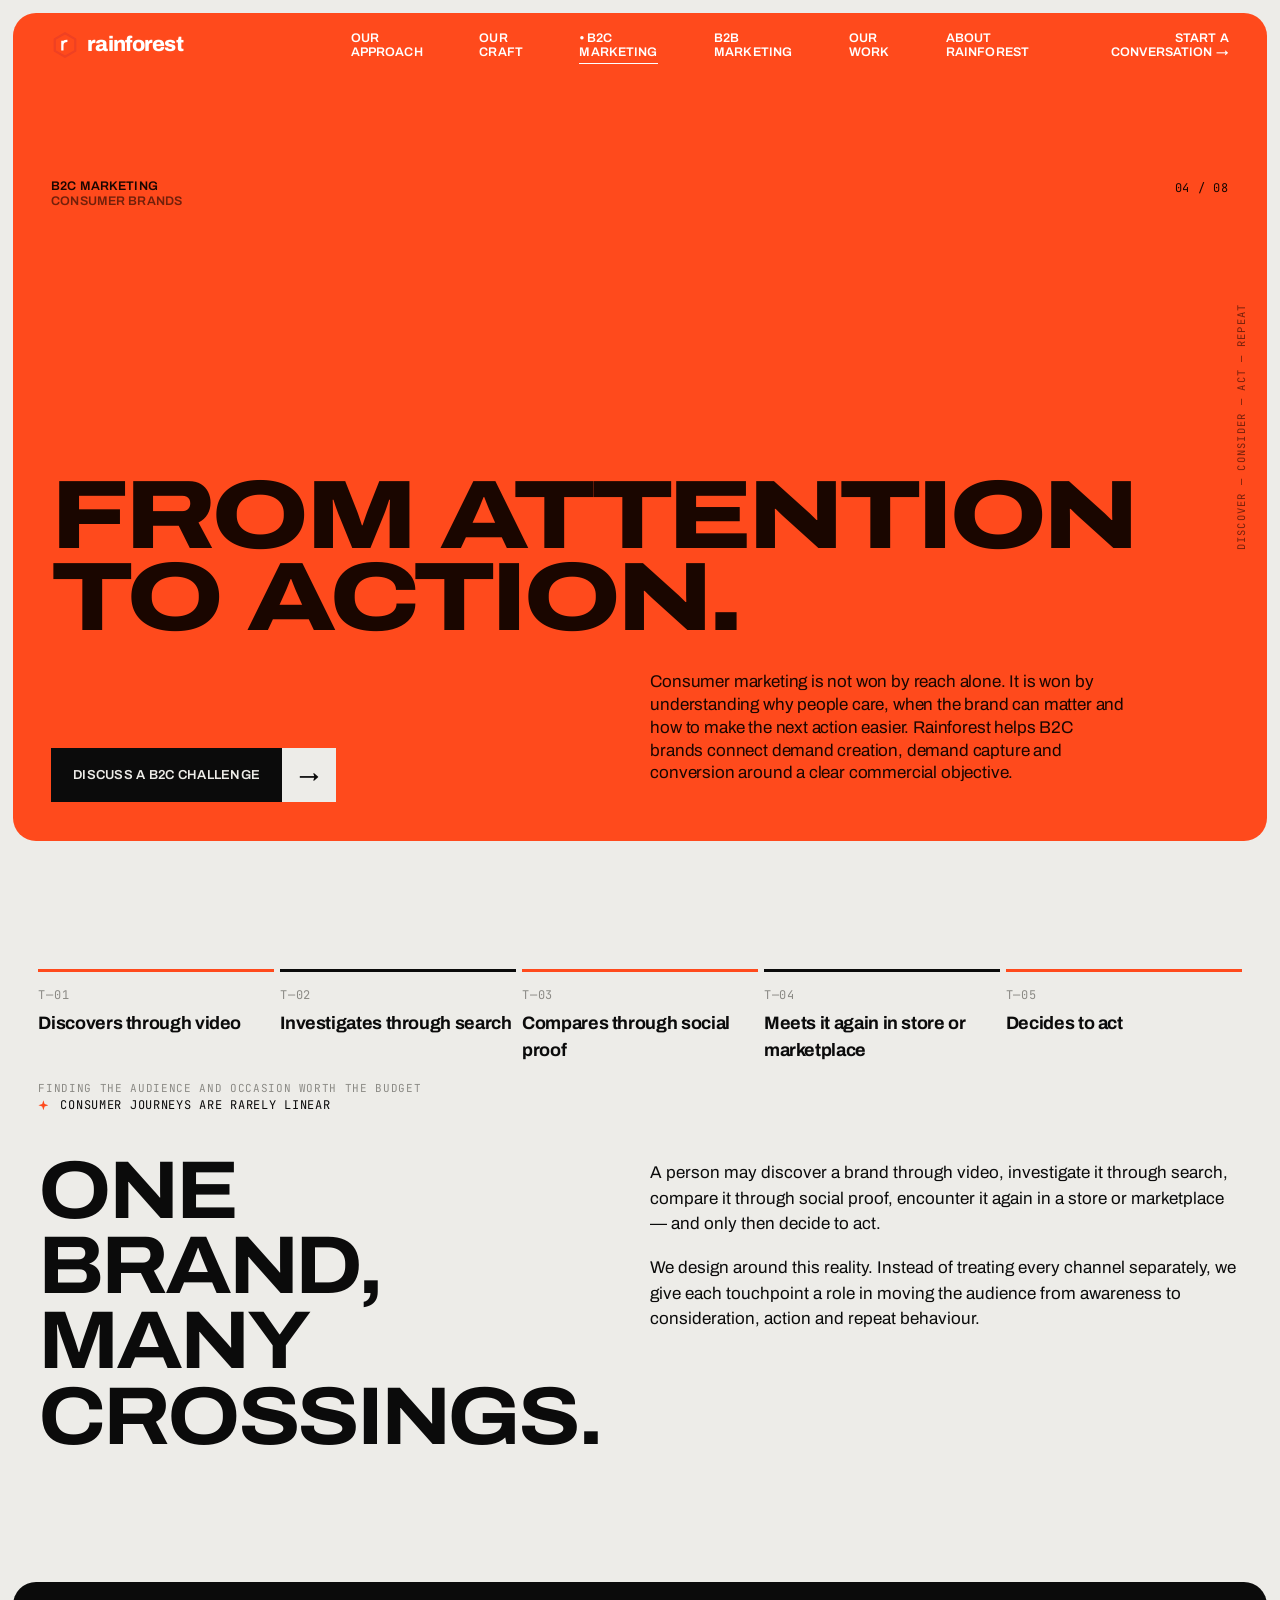
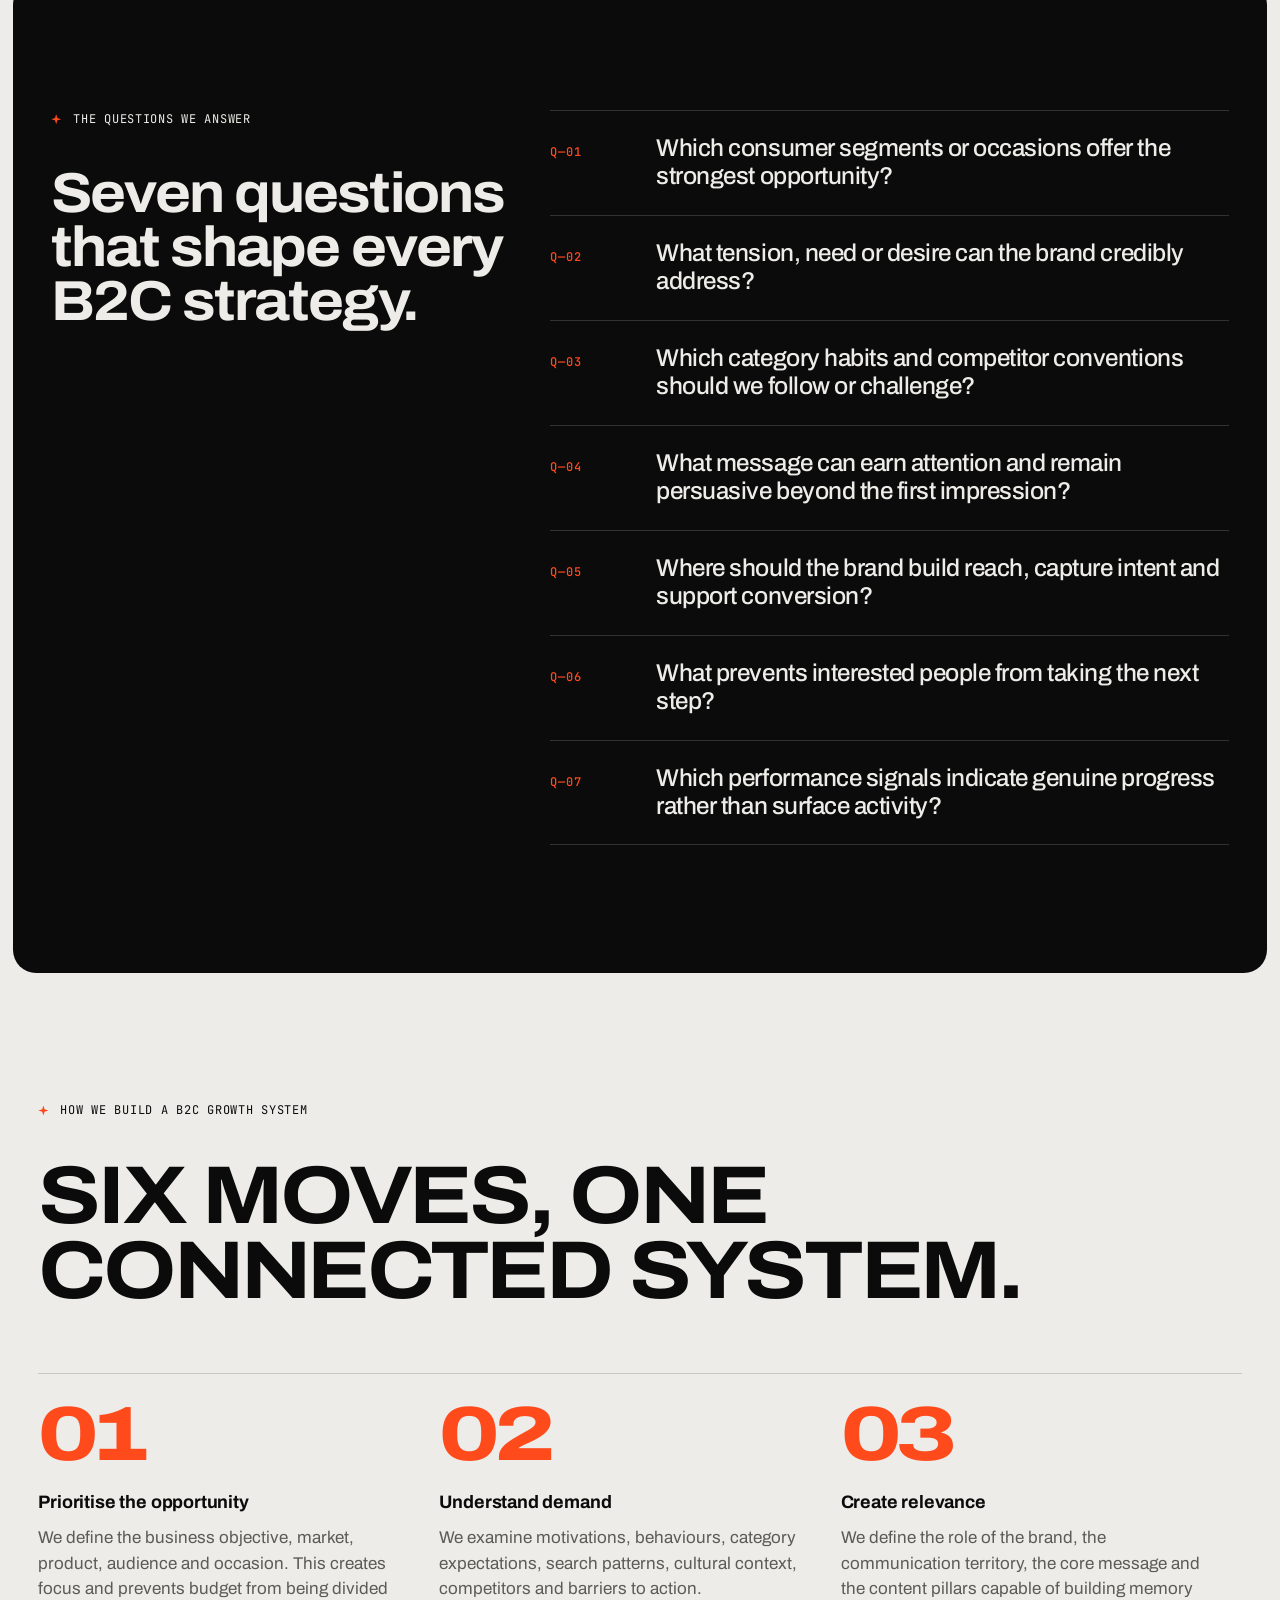
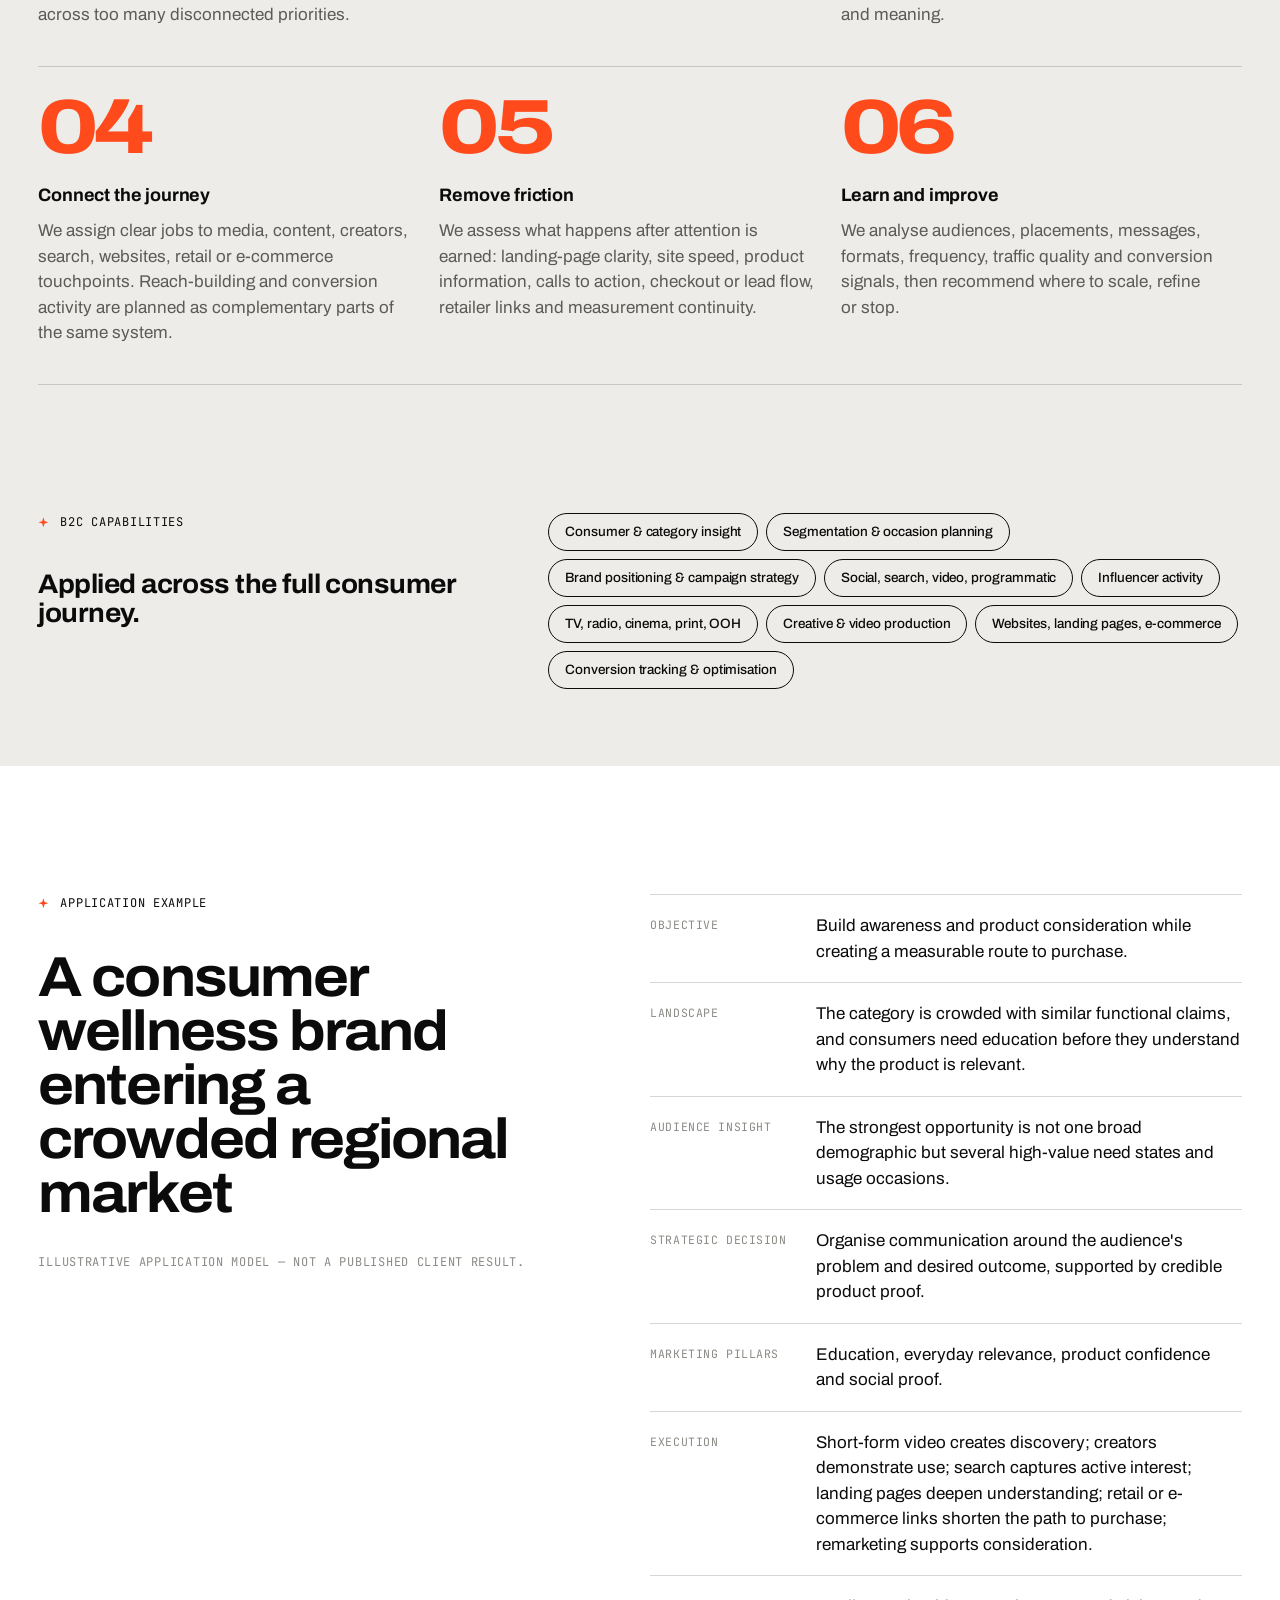
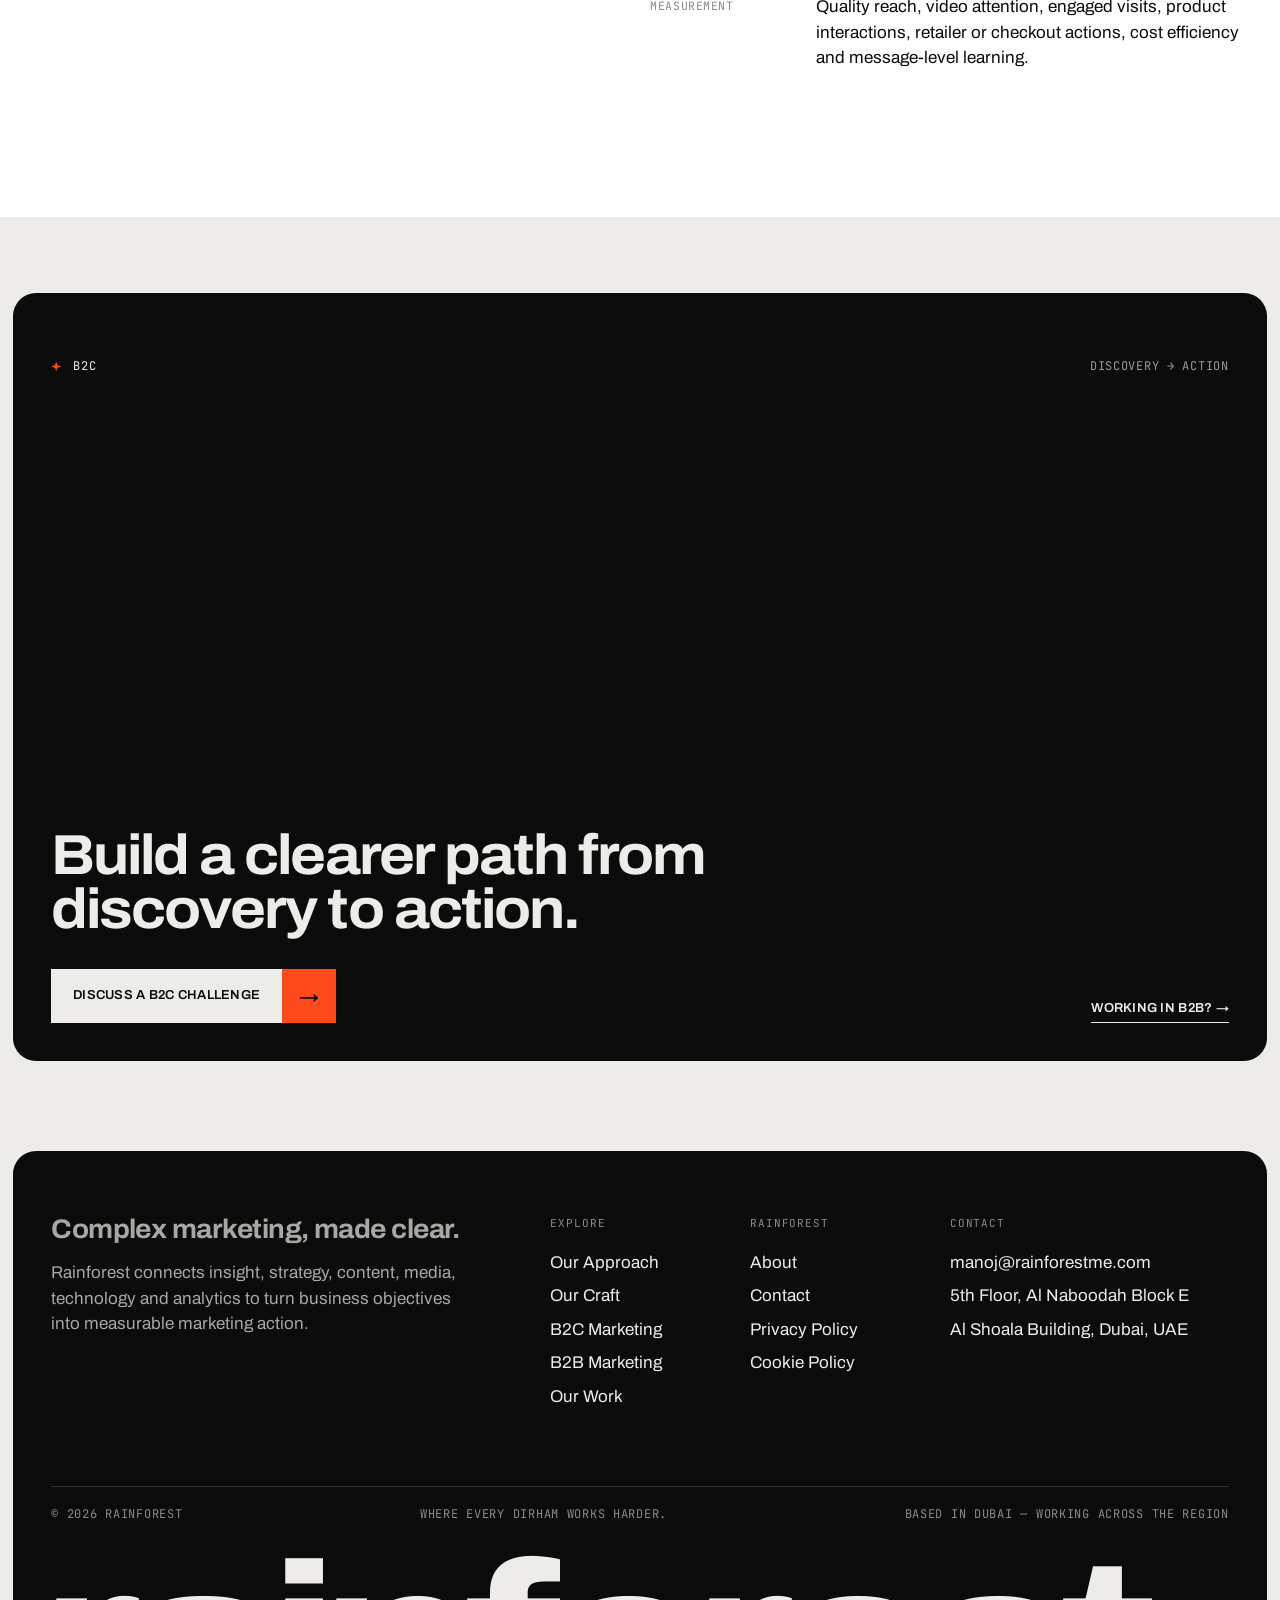
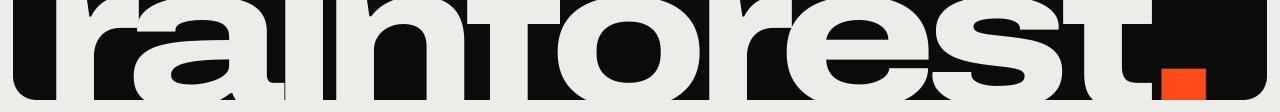
<file: b2c.html>
<!doctype html>
<html lang="en" class="no-js">
<head>
<meta charset="utf-8">
<meta name="viewport" content="width=device-width, initial-scale=1">
<title>B2C Marketing Strategy, Media and Content | Rainforest Dubai</title>
<meta name="description" content="Rainforest helps consumer brands connect audience insight, content, media, digital experiences and analytics to grow awareness, consideration and action.">
<meta name="theme-color" content="#0b0b0b">
<meta property="og:title" content="B2C Marketing Strategy, Media and Content | Rainforest Dubai">
<meta property="og:description" content="Rainforest helps consumer brands connect audience insight, content, media, digital experiences and analytics to grow awareness, consideration and action.">
<link rel="icon" type="image/svg+xml" href="assets/favicon.svg">
<link rel="preconnect" href="https://fonts.googleapis.com">
<link rel="preconnect" href="https://fonts.gstatic.com" crossorigin>
<link href="https://fonts.googleapis.com/css2?family=Archivo:wdth,wght@62..125,100..900&family=JetBrains+Mono:wght@400;500&display=swap" rel="stylesheet">
<link rel="stylesheet" href="styles.css">
<script>document.documentElement.classList.remove('no-js');</script>
</head>
<body class="page-b2c">
<a class="skip" href="#main">Skip to content</a>
<header class="site-header" data-tone="dark">
  <div class="wrap">
    <a class="brand" href="index.html" aria-label="Rainforest home"><svg class="mark" viewBox="0 0 64 64" aria-hidden="true"><polygon points="32,5 55.4,18.5 55.4,45.5 32,59 8.6,45.5 8.6,18.5" fill="none" stroke="#ef4123" stroke-width="5" stroke-linejoin="round"/><path d="M26 22.5v22M26 32.5c0-6 4-10 11.5-10" fill="none" stroke="currentColor" stroke-width="5.2"/></svg><span class="wordmark">rainforest</span></a>
    <nav class="nav" aria-label="Main">
      <a class="label" href="approach.html">Our<br>Approach</a>
      <a class="label" href="capabilities.html">Our<br>Craft</a>
      <a class="label" href="b2c.html" aria-current="page">B2C<br>Marketing</a>
      <a class="label" href="b2b.html">B2B<br>Marketing</a>
      <a class="label" href="work.html">Our<br>Work</a>
      <a class="label" href="about.html">About<br>Rainforest</a>
    </nav>
    <a class="label header-cta" href="contact.html">Start a<br>Conversation&nbsp;→</a>
    <button class="menu-toggle" type="button" data-menu-open aria-expanded="false" aria-controls="menu">Menu <span class="bars" aria-hidden="true"></span></button>
  </div>
</header>

<div class="menu" id="menu" aria-hidden="true" role="dialog" aria-label="Site menu">
  <div class="menu-top">
    <a class="brand" href="index.html"><svg class="mark" viewBox="0 0 64 64" aria-hidden="true"><polygon points="32,5 55.4,18.5 55.4,45.5 32,59 8.6,45.5 8.6,18.5" fill="none" stroke="#ef4123" stroke-width="5" stroke-linejoin="round"/><path d="M26 22.5v22M26 32.5c0-6 4-10 11.5-10" fill="none" stroke="currentColor" stroke-width="5.2"/></svg><span class="wordmark">rainforest</span></a>
    <button class="menu-close" type="button" data-menu-close>Close ✕</button>
  </div>
  <nav aria-label="Mobile">
    <a href="index.html"><small>01</small>Home</a>
    <a href="approach.html"><small>02</small>Our Approach</a>
    <a href="capabilities.html"><small>03</small>Our Craft</a>
    <a href="b2c.html" aria-current="page"><small>04</small>B2C</a>
    <a href="b2b.html"><small>05</small>B2B</a>
    <a href="work.html"><small>06</small>Our Work</a>
    <a href="about.html"><small>07</small>About</a>
    <a href="contact.html"><small>08</small>Contact</a>
  </nav>
  <div class="menu-foot mono">
    <a href="mailto:manoj@rainforestme.com">manoj@rainforestme.com</a>
    <span>Dubai, UAE</span>
  </div>
</div>

<main id="main">
<section class="panel on-signal page-hero">
  <p class="ph-meta label">B2C Marketing<br><span class="muted">Consumer brands</span></p>
  <p class="ph-index mono">04 / 08</p>
  <h1 class="display reveal">From attention to action.</h1>
  <div class="ph-foot">
    <div class="ph-cta"><a class="btn" href="contact.html"><span>Discuss a B2C Challenge</span><i aria-hidden="true">→</i></a></div>
    <p class="lede">Consumer marketing is not won by reach alone. It is won by understanding why people care, when the brand can matter and how to make the next action easier. Rainforest helps B2C brands connect demand creation, demand capture and conversion around a clear commercial objective.</p>
  </div>
  <span class="vertical" aria-hidden="true">Discover — Consider — Act — Repeat</span>
</section>

<section class="section on-paper">
  <div class="wrap">
    <figure style="margin:0" class="mb-l">
      <div class="journey" role="img" aria-label="A consumer journey shown as five touchpoints: video, search, social proof, store or marketplace, and action">
        <div><span class="mono">T—01</span><b>Discovers through video</b></div>
        <div><span class="mono">T—02</span><b>Investigates through search</b></div>
        <div><span class="mono">T—03</span><b>Compares through social proof</b></div>
        <div><span class="mono">T—04</span><b>Meets it again in store or marketplace</b></div>
        <div><span class="mono">T—05</span><b>Decides to act</b></div>
      </div>
      <figcaption class="caption mt-s">Finding the audience and occasion worth the budget</figcaption>
    </figure>
    <div class="two-col">
      <div class="l"><p class="eyebrow mono">Consumer journeys are rarely linear</p><h2 class="h-xl reveal">One brand, many crossings.</h2></div>
      <div class="r stack body-lg" style="padding-top:clamp(0px,5vw,80px)">
        <p>A person may discover a brand through video, investigate it through search, compare it through social proof, encounter it again in a store or marketplace — and only then decide to act.</p>
        <p>We design around this reality. Instead of treating every channel separately, we give each touchpoint a role in moving the audience from awareness to consideration, action and repeat behaviour.</p>
      </div>
    </div>
  </div>
</section>

<section class="panel section on-ink">
  <div class="wrap two-col">
    <div class="l"><p class="eyebrow mono">The questions we answer</p><h2 class="h-lg reveal">Seven questions that shape every B2C strategy.</h2></div>
    <ol class="q-list r wide">
      <li><span class="mono">Q—01</span>Which consumer segments or occasions offer the strongest opportunity?</li>
      <li><span class="mono">Q—02</span>What tension, need or desire can the brand credibly address?</li>
      <li><span class="mono">Q—03</span>Which category habits and competitor conventions should we follow or challenge?</li>
      <li><span class="mono">Q—04</span>What message can earn attention and remain persuasive beyond the first impression?</li>
      <li><span class="mono">Q—05</span>Where should the brand build reach, capture intent and support conversion?</li>
      <li><span class="mono">Q—06</span>What prevents interested people from taking the next step?</li>
      <li><span class="mono">Q—07</span>Which performance signals indicate genuine progress rather than surface activity?</li>
    </ol>
  </div>
</section>

<section class="section on-paper">
  <div class="wrap">
    <p class="eyebrow mono">How we build a B2C growth system</p>
    <h2 class="h-xl mb-l reveal">Six moves, one connected system.</h2>
    <div class="moves">
      <div class="move"><span class="num">01</span><h3 class="h-sm">Prioritise the opportunity</h3><p>We define the business objective, market, product, audience and occasion. This creates focus and prevents budget from being divided across too many disconnected priorities.</p></div>
      <div class="move"><span class="num">02</span><h3 class="h-sm">Understand demand</h3><p>We examine motivations, behaviours, category expectations, search patterns, cultural context, competitors and barriers to action.</p></div>
      <div class="move"><span class="num">03</span><h3 class="h-sm">Create relevance</h3><p>We define the role of the brand, the communication territory, the core message and the content pillars capable of building memory and meaning.</p></div>
      <div class="move"><span class="num">04</span><h3 class="h-sm">Connect the journey</h3><p>We assign clear jobs to media, content, creators, search, websites, retail or e-commerce touchpoints. Reach-building and conversion activity are planned as complementary parts of the same system.</p></div>
      <div class="move"><span class="num">05</span><h3 class="h-sm">Remove friction</h3><p>We assess what happens after attention is earned: landing-page clarity, site speed, product information, calls to action, checkout or lead flow, retailer links and measurement continuity.</p></div>
      <div class="move"><span class="num">06</span><h3 class="h-sm">Learn and improve</h3><p>We analyse audiences, placements, messages, formats, frequency, traffic quality and conversion signals, then recommend where to scale, refine or stop.</p></div>
    </div>
  </div>
</section>

<section class="section tight on-paper" style="padding-top:0">
  <div class="wrap two-col">
    <div class="l"><p class="eyebrow mono">B2C capabilities</p><h2 class="h-md">Applied across the full consumer journey.</h2></div>
    <div class="r wide tags">
      <span class="tag">Consumer &amp; category insight</span><span class="tag">Segmentation &amp; occasion planning</span><span class="tag">Brand positioning &amp; campaign strategy</span><span class="tag">Social, search, video, programmatic</span><span class="tag">Influencer activity</span><span class="tag">TV, radio, cinema, print, OOH</span><span class="tag">Creative &amp; video production</span><span class="tag">Websites, landing pages, e-commerce</span><span class="tag">Conversion tracking &amp; optimisation</span>
    </div>
  </div>
</section>

<section class="section on-white" id="example">
  <div class="wrap two-col">
    <div class="l">
      <p class="eyebrow mono">Application example</p>
      <h2 class="h-lg reveal">A consumer wellness brand entering a crowded regional market</h2>
      <p class="mono muted mt-m">Illustrative application model — not a published client result.</p>
    </div>
    <div class="r case" style="border-top:0;padding-top:0">
      <dl>
        <div><dt>Objective</dt><dd>Build awareness and product consideration while creating a measurable route to purchase.</dd></div>
        <div><dt>Landscape</dt><dd>The category is crowded with similar functional claims, and consumers need education before they understand why the product is relevant.</dd></div>
        <div><dt>Audience insight</dt><dd>The strongest opportunity is not one broad demographic but several high-value need states and usage occasions.</dd></div>
        <div><dt>Strategic decision</dt><dd>Organise communication around the audience's problem and desired outcome, supported by credible product proof.</dd></div>
        <div><dt>Marketing pillars</dt><dd>Education, everyday relevance, product confidence and social proof.</dd></div>
        <div><dt>Execution</dt><dd>Short-form video creates discovery; creators demonstrate use; search captures active interest; landing pages deepen understanding; retail or e-commerce links shorten the path to purchase; remarketing supports consideration.</dd></div>
        <div><dt>Measurement</dt><dd>Quality reach, video attention, engaged visits, product interactions, retailer or checkout actions, cost efficiency and message-level learning.</dd></div>
      </dl>
    </div>
  </div>
</section>

<section class="section tight">
  <div class="panel on-ink cta">
    <div class="top"><p class="eyebrow mono" style="margin:0">B2C</p><span class="mono muted">Discovery → Action</span></div>
    <h2 class="h-lg reveal">Build a clearer path from discovery to action.</h2>
    <div class="bottom">
      <a class="btn" href="contact.html"><span>Discuss a B2C Challenge</span><i aria-hidden="true">→</i></a>
      <a class="link-arrow" href="b2b.html">Working in B2B? →</a>
    </div>
  </div>
</section>
</main>

<footer class="site-footer">
  <div class="foot-grid">
    <div class="foot-intro">
      <p class="h-md">Complex marketing, made clear.</p>
      <p>Rainforest connects insight, strategy, content, media, technology and analytics to turn business objectives into measurable marketing action.</p>
    </div>
    <div class="foot-col">
      <h4>Explore</h4>
      <ul>
        <li><a href="approach.html">Our Approach</a></li>
        <li><a href="capabilities.html">Our Craft</a></li>
        <li><a href="b2c.html">B2C Marketing</a></li>
        <li><a href="b2b.html">B2B Marketing</a></li>
        <li><a href="work.html">Our Work</a></li>
      </ul>
    </div>
    <div class="foot-col">
      <h4>Rainforest</h4>
      <ul>
        <li><a href="about.html">About</a></li>
        <li><a href="contact.html">Contact</a></li>
        <li><a href="#">Privacy Policy</a></li>
        <li><a href="#">Cookie Policy</a></li>
      </ul>
    </div>
    <div class="foot-col wide">
      <h4>Contact</h4>
      <ul>
        <li><a href="mailto:manoj@rainforestme.com">manoj@rainforestme.com</a></li>
        <li>5th Floor, Al Naboodah Block E</li>
        <li>Al Shoala Building, Dubai, UAE</li>
      </ul>
    </div>
  </div>
  <div class="foot-bottom mono">
    <span>© <span data-year>2026</span> Rainforest</span>
    <span>Where Every Dirham Works Harder.</span>
    <span>Based in Dubai — Working across the region</span>
  </div>
  <div class="foot-word display" aria-hidden="true" data-fit>rainforest<span class="dot">.</span></div>
</footer>

<script src="script.js"></script>
</body>
</html>
</file>
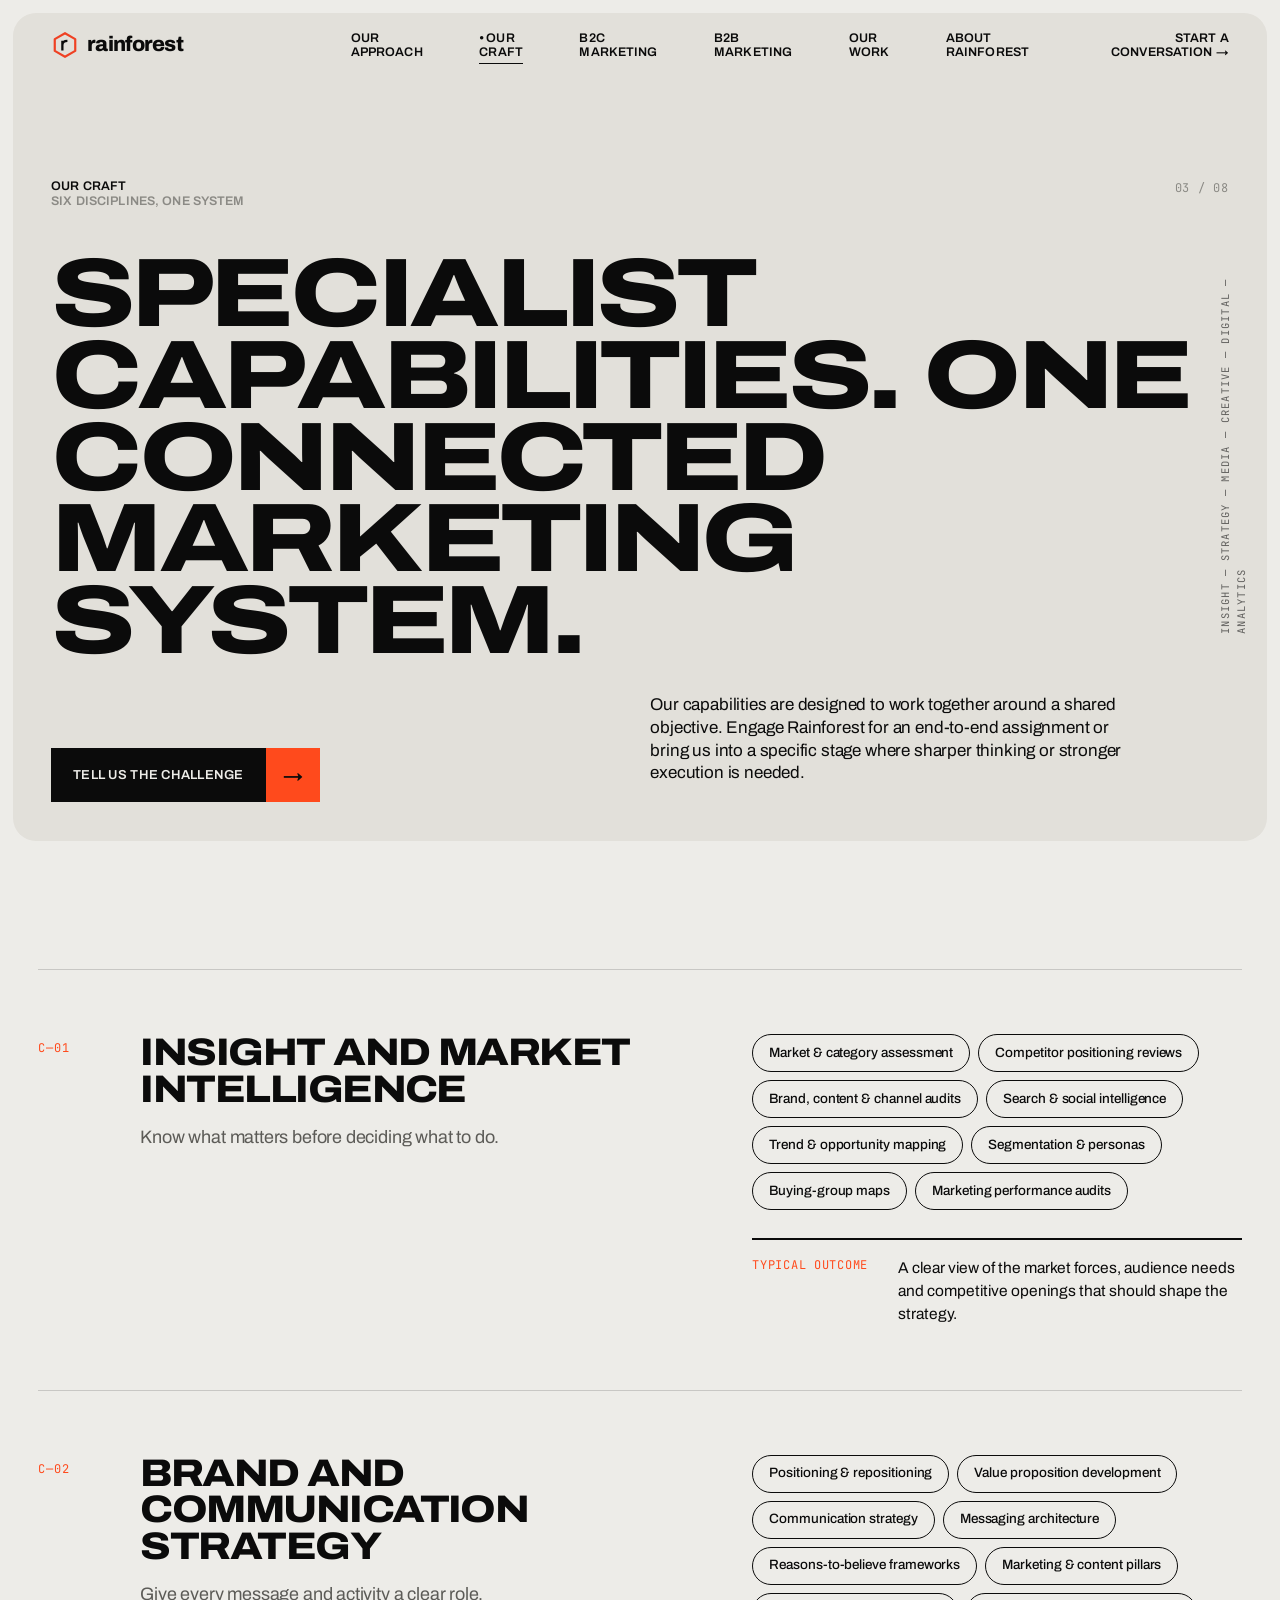
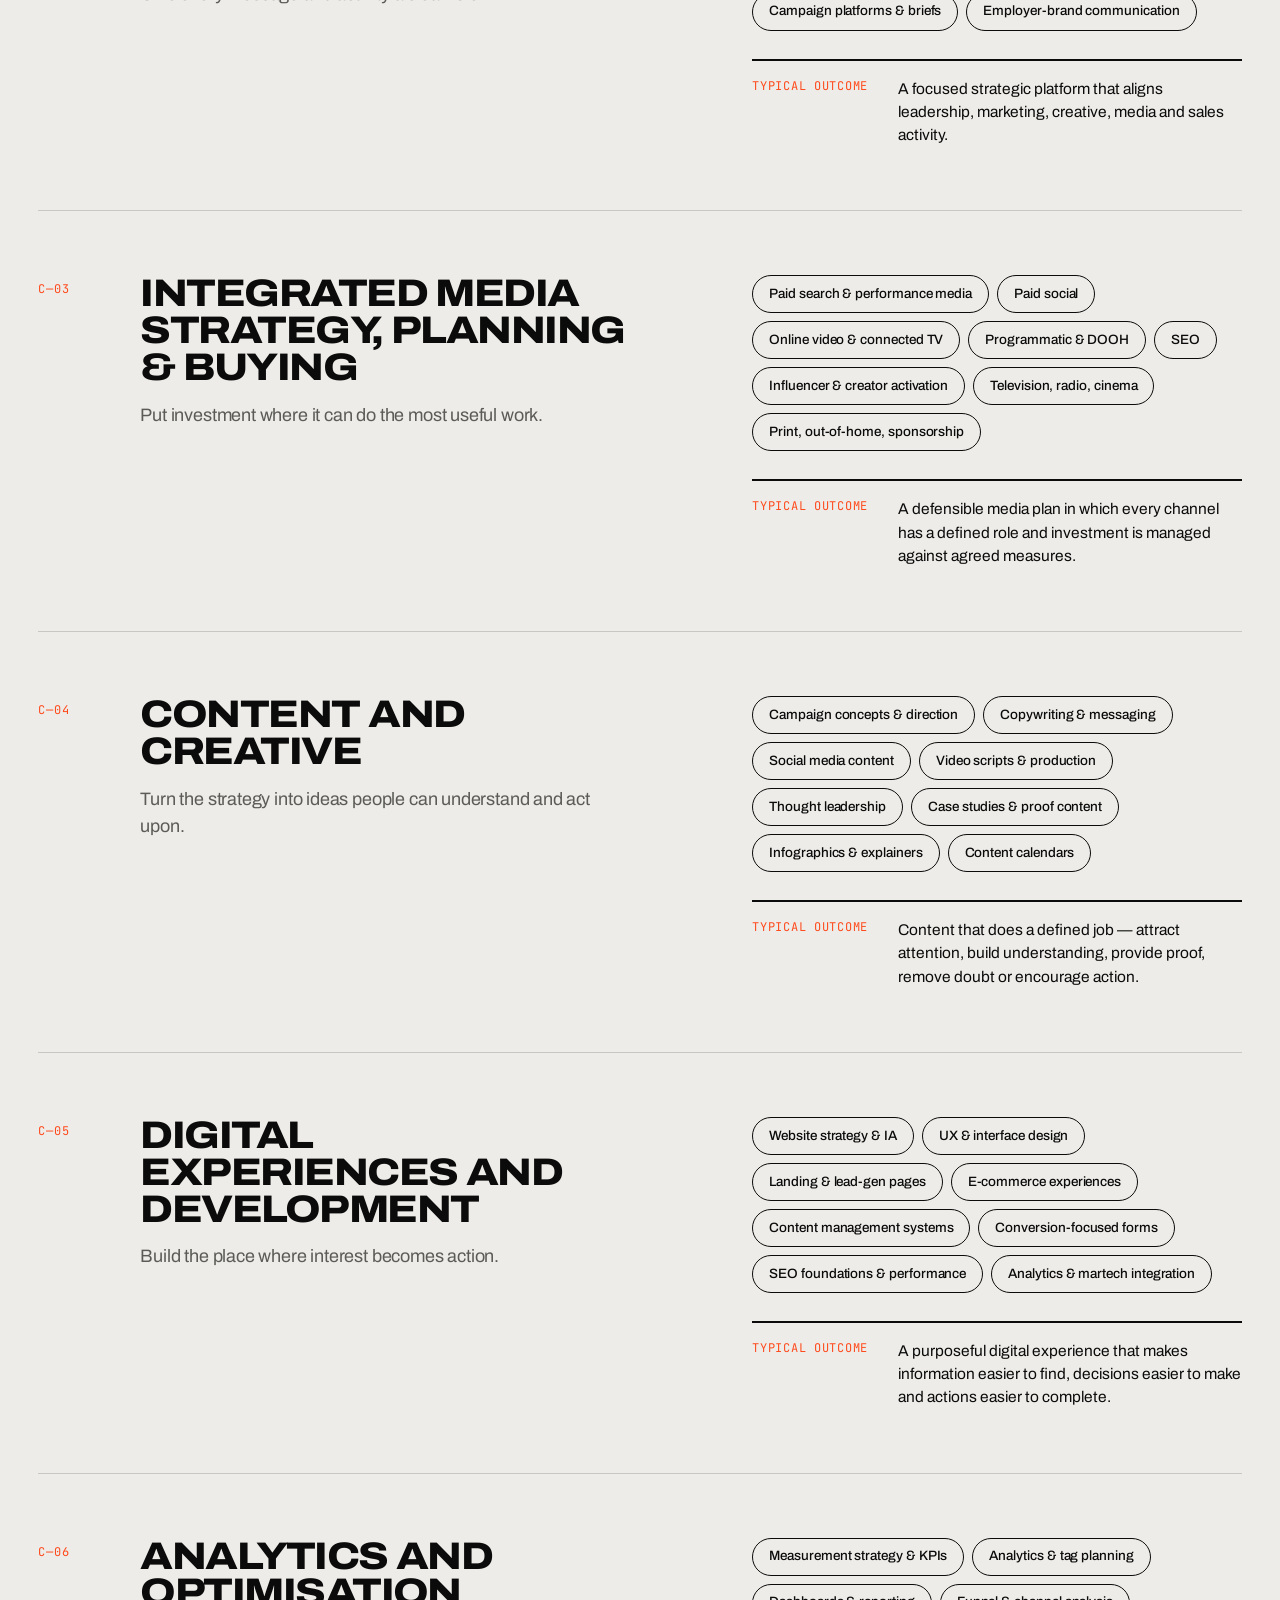
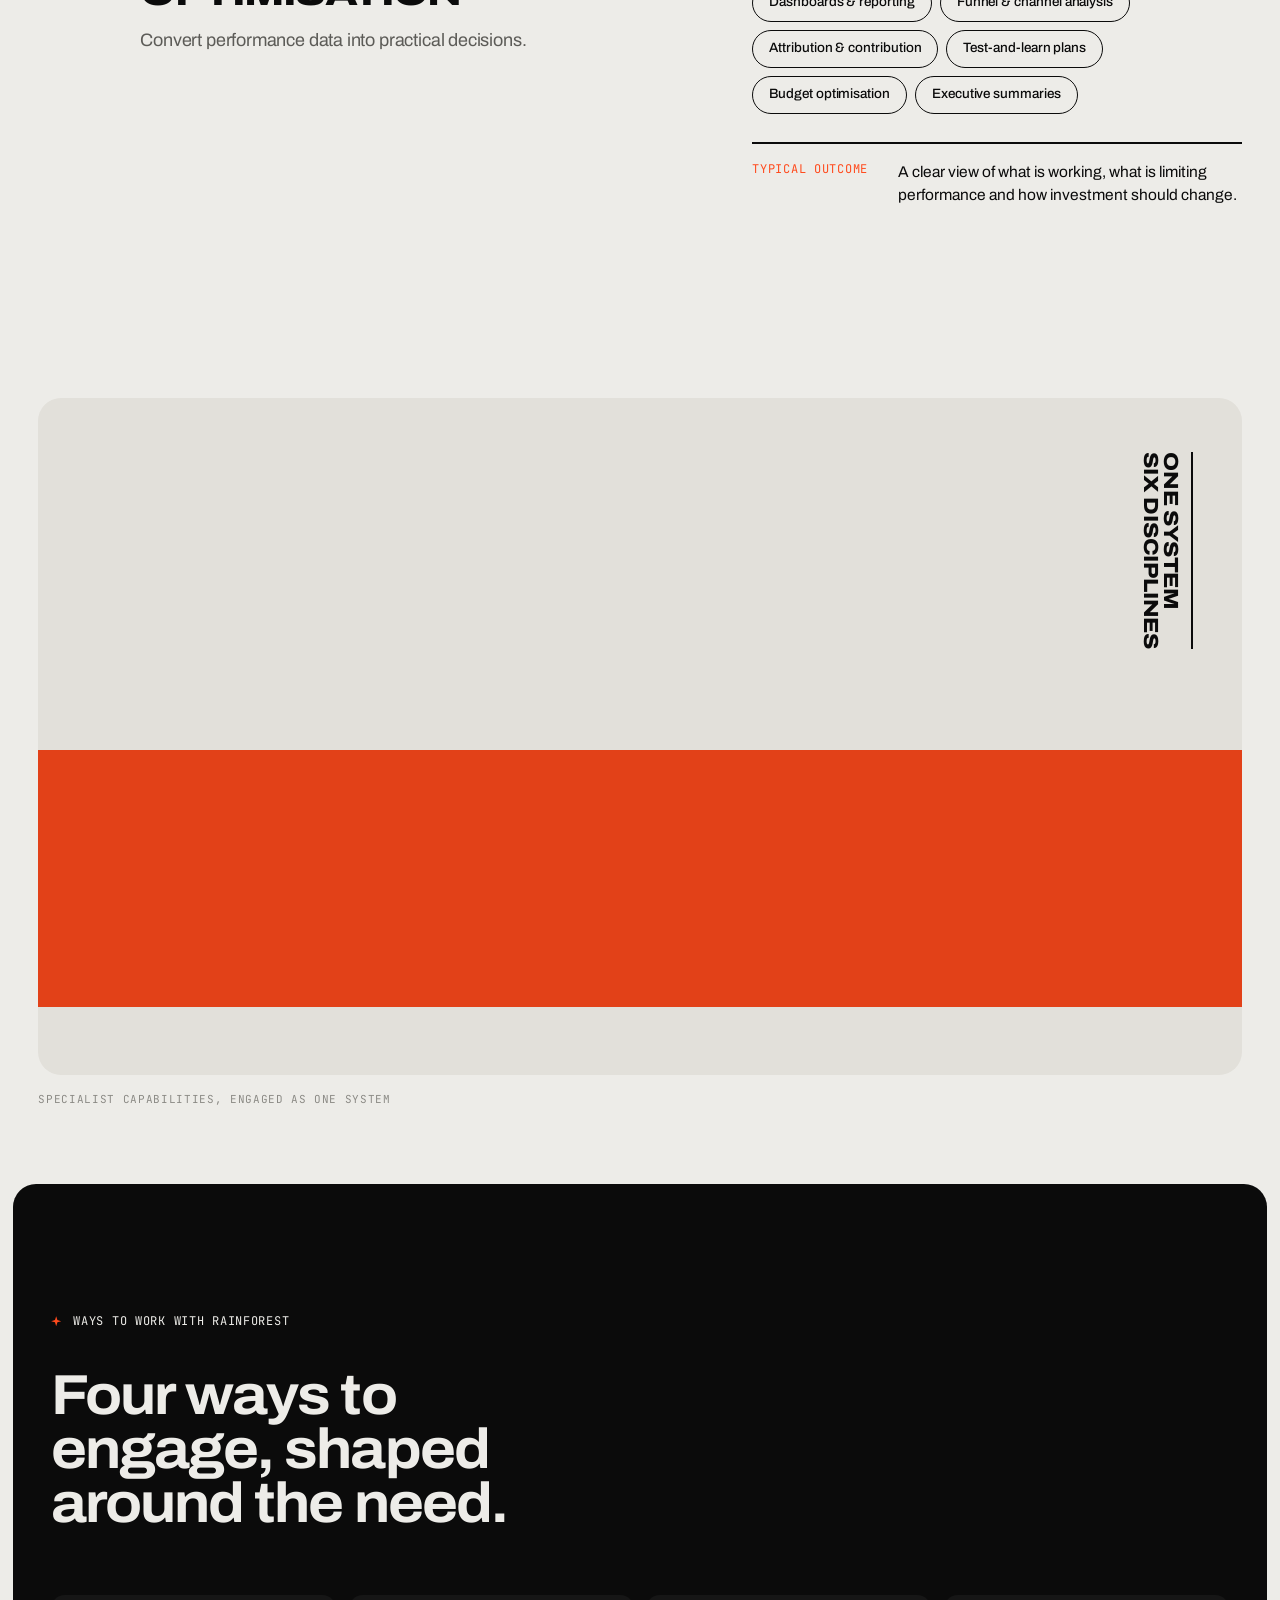
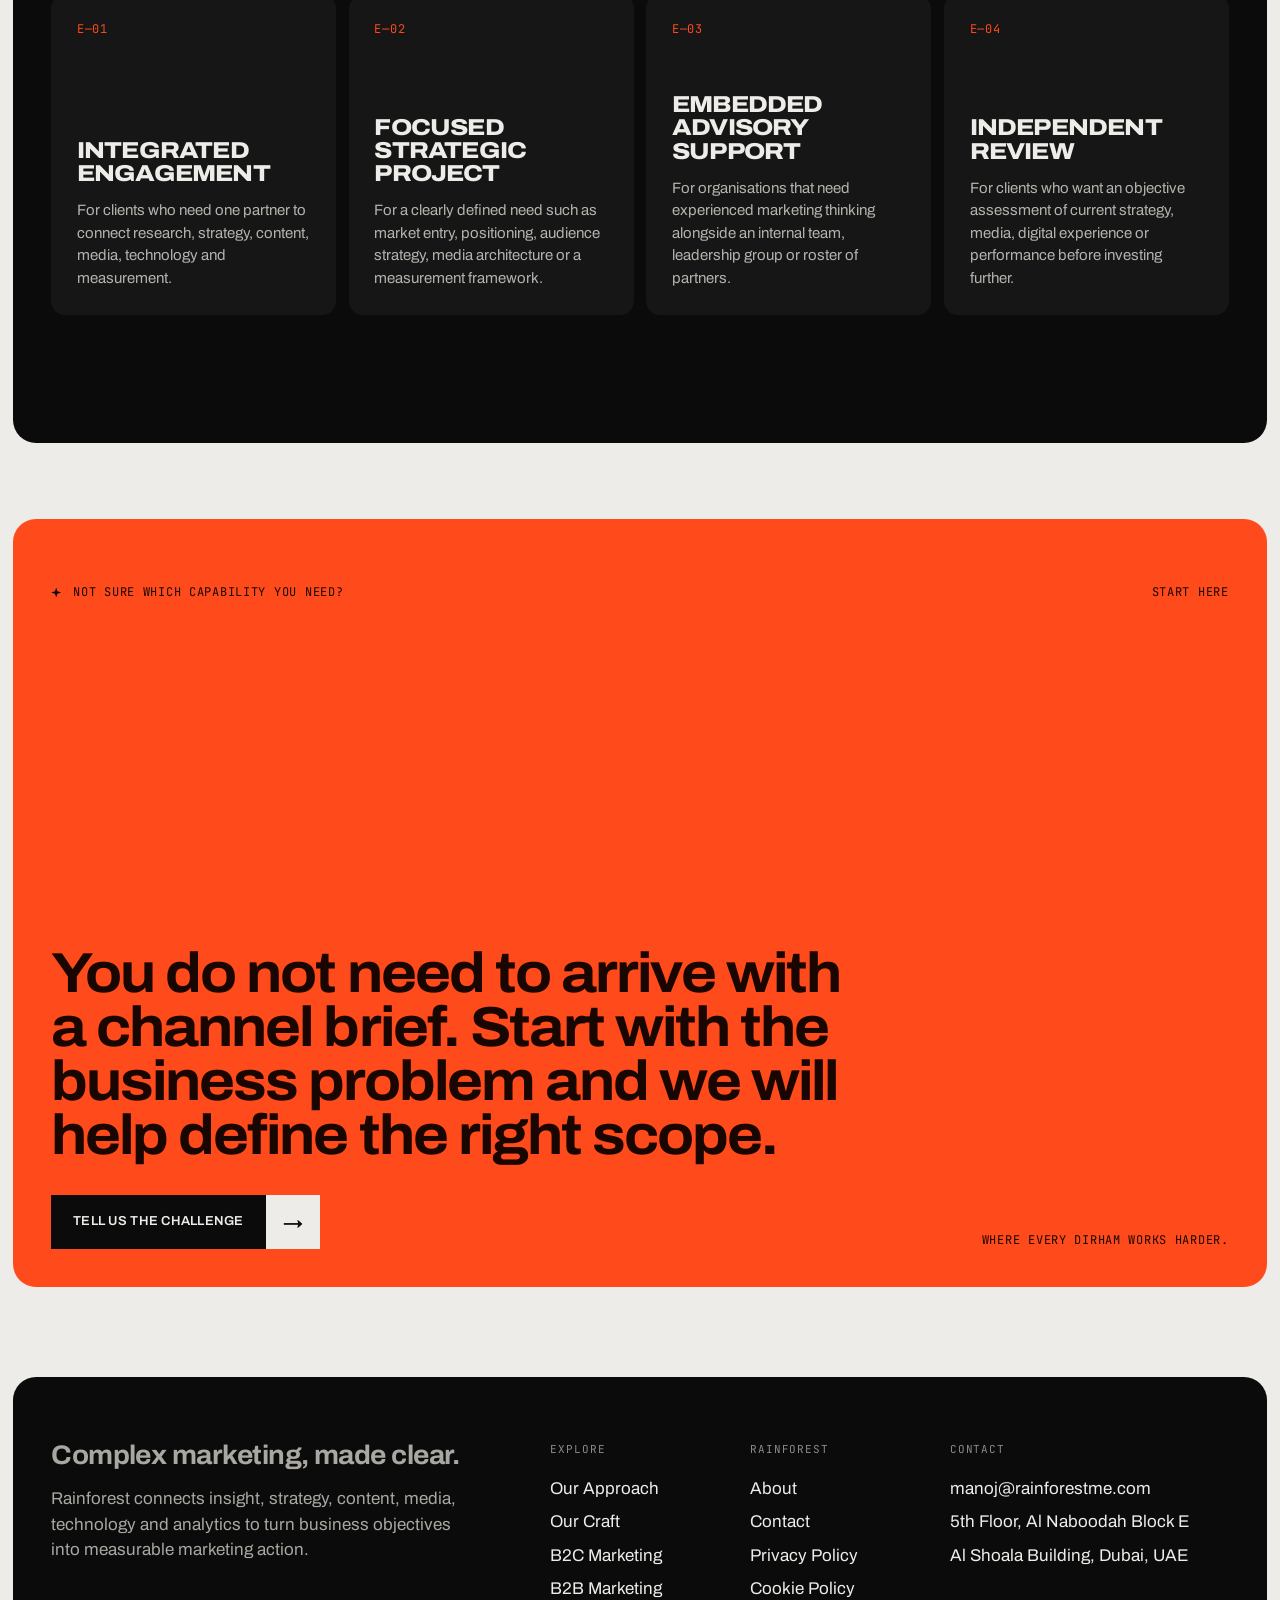
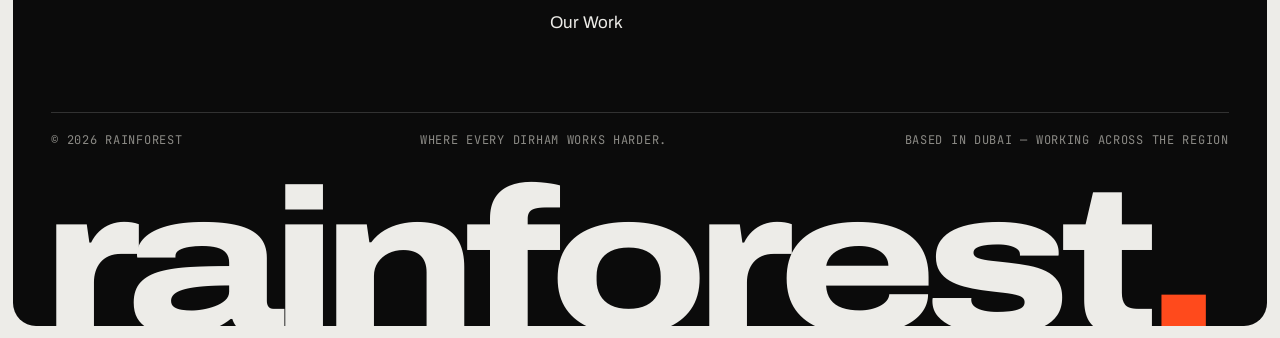
<file: capabilities.html>
<!doctype html>
<html lang="en" class="no-js">
<head>
<meta charset="utf-8">
<meta name="viewport" content="width=device-width, initial-scale=1">
<title>Marketing Strategy, Media, Content and Digital Capabilities | Rainforest</title>
<meta name="description" content="Explore Rainforest capabilities across research, strategy, media, content, creative, web development, analytics and marketing optimisation.">
<meta name="theme-color" content="#0b0b0b">
<meta property="og:title" content="Marketing Strategy, Media, Content and Digital Capabilities | Rainforest">
<meta property="og:description" content="Explore Rainforest capabilities across research, strategy, media, content, creative, web development, analytics and marketing optimisation.">
<link rel="icon" type="image/svg+xml" href="assets/favicon.svg">
<link rel="preconnect" href="https://fonts.googleapis.com">
<link rel="preconnect" href="https://fonts.gstatic.com" crossorigin>
<link href="https://fonts.googleapis.com/css2?family=Archivo:wdth,wght@62..125,100..900&family=JetBrains+Mono:wght@400;500&display=swap" rel="stylesheet">
<link rel="stylesheet" href="styles.css">
<script>document.documentElement.classList.remove('no-js');</script>
</head>
<body class="page-capabilities">
<a class="skip" href="#main">Skip to content</a>
<header class="site-header" data-tone="dark">
  <div class="wrap">
    <a class="brand" href="index.html" aria-label="Rainforest home"><svg class="mark" viewBox="0 0 64 64" aria-hidden="true"><polygon points="32,5 55.4,18.5 55.4,45.5 32,59 8.6,45.5 8.6,18.5" fill="none" stroke="#ef4123" stroke-width="5" stroke-linejoin="round"/><path d="M26 22.5v22M26 32.5c0-6 4-10 11.5-10" fill="none" stroke="currentColor" stroke-width="5.2"/></svg><span class="wordmark">rainforest</span></a>
    <nav class="nav" aria-label="Main">
      <a class="label" href="approach.html">Our<br>Approach</a>
      <a class="label" href="capabilities.html" aria-current="page">Our<br>Craft</a>
      <a class="label" href="b2c.html">B2C<br>Marketing</a>
      <a class="label" href="b2b.html">B2B<br>Marketing</a>
      <a class="label" href="work.html">Our<br>Work</a>
      <a class="label" href="about.html">About<br>Rainforest</a>
    </nav>
    <a class="label header-cta" href="contact.html">Start a<br>Conversation&nbsp;→</a>
    <button class="menu-toggle" type="button" data-menu-open aria-expanded="false" aria-controls="menu">Menu <span class="bars" aria-hidden="true"></span></button>
  </div>
</header>

<div class="menu" id="menu" aria-hidden="true" role="dialog" aria-label="Site menu">
  <div class="menu-top">
    <a class="brand" href="index.html"><svg class="mark" viewBox="0 0 64 64" aria-hidden="true"><polygon points="32,5 55.4,18.5 55.4,45.5 32,59 8.6,45.5 8.6,18.5" fill="none" stroke="#ef4123" stroke-width="5" stroke-linejoin="round"/><path d="M26 22.5v22M26 32.5c0-6 4-10 11.5-10" fill="none" stroke="currentColor" stroke-width="5.2"/></svg><span class="wordmark">rainforest</span></a>
    <button class="menu-close" type="button" data-menu-close>Close ✕</button>
  </div>
  <nav aria-label="Mobile">
    <a href="index.html"><small>01</small>Home</a>
    <a href="approach.html"><small>02</small>Our Approach</a>
    <a href="capabilities.html" aria-current="page"><small>03</small>Our Craft</a>
    <a href="b2c.html"><small>04</small>B2C</a>
    <a href="b2b.html"><small>05</small>B2B</a>
    <a href="work.html"><small>06</small>Our Work</a>
    <a href="about.html"><small>07</small>About</a>
    <a href="contact.html"><small>08</small>Contact</a>
  </nav>
  <div class="menu-foot mono">
    <a href="mailto:manoj@rainforestme.com">manoj@rainforestme.com</a>
    <span>Dubai, UAE</span>
  </div>
</div>

<main id="main">
<section class="panel on-paper page-hero" style="background:var(--paper-2)">
  <p class="ph-meta label">Our Craft<br><span class="muted">Six disciplines, one system</span></p>
  <p class="ph-index mono muted">03 / 08</p>
  <h1 class="display reveal">Specialist capabilities. One connected marketing system.</h1>
  <div class="ph-foot">
    <div class="ph-cta"><a class="btn" href="contact.html"><span>Tell Us the Challenge</span><i aria-hidden="true">→</i></a></div>
    <p class="lede">Our capabilities are designed to work together around a shared objective. Engage Rainforest for an end-to-end assignment or bring us into a specific stage where sharper thinking or stronger execution is needed.</p>
  </div>
  <span class="vertical" aria-hidden="true">Insight — Strategy — Media — Creative — Digital — Analytics</span>
</section>

<section class="section on-paper">
  <div class="wrap">

    <article class="cap-row">
      <div class="cr-n"><span class="mono accent">C—01</span></div>
      <div class="cr-h"><h2>Insight and market intelligence</h2><p>Know what matters before deciding what to do.</p></div>
      <div class="cr-b">
        <div class="tags">
          <span class="tag">Market &amp; category assessment</span><span class="tag">Competitor positioning reviews</span><span class="tag">Brand, content &amp; channel audits</span><span class="tag">Search &amp; social intelligence</span><span class="tag">Trend &amp; opportunity mapping</span><span class="tag">Segmentation &amp; personas</span><span class="tag">Buying-group maps</span><span class="tag">Marketing performance audits</span>
        </div>
        <div class="outcome"><span class="mono">Typical outcome</span><span>A clear view of the market forces, audience needs and competitive openings that should shape the strategy.</span></div>
      </div>
    </article>

    <article class="cap-row">
      <div class="cr-n"><span class="mono accent">C—02</span></div>
      <div class="cr-h"><h2>Brand and communication strategy</h2><p>Give every message and activity a clear role.</p></div>
      <div class="cr-b">
        <div class="tags">
          <span class="tag">Positioning &amp; repositioning</span><span class="tag">Value proposition development</span><span class="tag">Communication strategy</span><span class="tag">Messaging architecture</span><span class="tag">Reasons-to-believe frameworks</span><span class="tag">Marketing &amp; content pillars</span><span class="tag">Campaign platforms &amp; briefs</span><span class="tag">Employer-brand communication</span>
        </div>
        <div class="outcome"><span class="mono">Typical outcome</span><span>A focused strategic platform that aligns leadership, marketing, creative, media and sales activity.</span></div>
      </div>
    </article>

    <article class="cap-row">
      <div class="cr-n"><span class="mono accent">C—03</span></div>
      <div class="cr-h"><h2>Integrated media strategy, planning &amp; buying</h2><p>Put investment where it can do the most useful work.</p></div>
      <div class="cr-b">
        <div class="tags">
          <span class="tag">Paid search &amp; performance media</span><span class="tag">Paid social</span><span class="tag">Online video &amp; connected TV</span><span class="tag">Programmatic &amp; DOOH</span><span class="tag">SEO</span><span class="tag">Influencer &amp; creator activation</span><span class="tag">Television, radio, cinema</span><span class="tag">Print, out-of-home, sponsorship</span>
        </div>
        <div class="outcome"><span class="mono">Typical outcome</span><span>A defensible media plan in which every channel has a defined role and investment is managed against agreed measures.</span></div>
      </div>
    </article>

    <article class="cap-row">
      <div class="cr-n"><span class="mono accent">C—04</span></div>
      <div class="cr-h"><h2>Content and creative</h2><p>Turn the strategy into ideas people can understand and act upon.</p></div>
      <div class="cr-b">
        <div class="tags">
          <span class="tag">Campaign concepts &amp; direction</span><span class="tag">Copywriting &amp; messaging</span><span class="tag">Social media content</span><span class="tag">Video scripts &amp; production</span><span class="tag">Thought leadership</span><span class="tag">Case studies &amp; proof content</span><span class="tag">Infographics &amp; explainers</span><span class="tag">Content calendars</span>
        </div>
        <div class="outcome"><span class="mono">Typical outcome</span><span>Content that does a defined job — attract attention, build understanding, provide proof, remove doubt or encourage action.</span></div>
      </div>
    </article>

    <article class="cap-row">
      <div class="cr-n"><span class="mono accent">C—05</span></div>
      <div class="cr-h"><h2>Digital experiences and development</h2><p>Build the place where interest becomes action.</p></div>
      <div class="cr-b">
        <div class="tags">
          <span class="tag">Website strategy &amp; IA</span><span class="tag">UX &amp; interface design</span><span class="tag">Landing &amp; lead-gen pages</span><span class="tag">E-commerce experiences</span><span class="tag">Content management systems</span><span class="tag">Conversion-focused forms</span><span class="tag">SEO foundations &amp; performance</span><span class="tag">Analytics &amp; martech integration</span>
        </div>
        <div class="outcome"><span class="mono">Typical outcome</span><span>A purposeful digital experience that makes information easier to find, decisions easier to make and actions easier to complete.</span></div>
      </div>
    </article>

    <article class="cap-row">
      <div class="cr-n"><span class="mono accent">C—06</span></div>
      <div class="cr-h"><h2>Analytics and optimisation</h2><p>Convert performance data into practical decisions.</p></div>
      <div class="cr-b">
        <div class="tags">
          <span class="tag">Measurement strategy &amp; KPIs</span><span class="tag">Analytics &amp; tag planning</span><span class="tag">Dashboards &amp; reporting</span><span class="tag">Funnel &amp; channel analysis</span><span class="tag">Attribution &amp; contribution</span><span class="tag">Test-and-learn plans</span><span class="tag">Budget optimisation</span><span class="tag">Executive summaries</span>
        </div>
        <div class="outcome"><span class="mono">Typical outcome</span><span>A clear view of what is working, what is limiting performance and how investment should change.</span></div>
      </div>
    </article>

  </div>
</section>

<section class="section tight on-paper" style="padding-top:0">
  <div class="wrap">
    <figure style="margin:0">
      <div class="panel photo-band" style="margin:0" role="img" aria-label="Portrait in monochrome crossed by a single orange band — separate specialisms held in one frame">
        <div class="img"></div>
        <span class="vtext">One system<br>Six disciplines</span>
      </div>
      <figcaption class="caption mt-s">Specialist capabilities, engaged as one system</figcaption>
    </figure>
  </div>
</section>

<section class="panel section on-ink">
  <div class="wrap">
    <div class="two-col mb-l">
      <div class="l"><p class="eyebrow mono">Ways to work with Rainforest</p><h2 class="h-lg reveal">Four ways to engage, shaped around the need.</h2></div>
    </div>
    <div class="engage">
      <div><span class="mono">E—01</span><h3>Integrated engagement</h3><p>For clients who need one partner to connect research, strategy, content, media, technology and measurement.</p></div>
      <div><span class="mono">E—02</span><h3>Focused strategic project</h3><p>For a clearly defined need such as market entry, positioning, audience strategy, media architecture or a measurement framework.</p></div>
      <div><span class="mono">E—03</span><h3>Embedded advisory support</h3><p>For organisations that need experienced marketing thinking alongside an internal team, leadership group or roster of partners.</p></div>
      <div><span class="mono">E—04</span><h3>Independent review</h3><p>For clients who want an objective assessment of current strategy, media, digital experience or performance before investing further.</p></div>
    </div>
  </div>
</section>

<section class="section tight">
  <div class="panel on-signal cta">
    <div class="top"><p class="eyebrow mono" style="margin:0">Not sure which capability you need?</p><span class="mono">Start here</span></div>
    <h2 class="h-lg reveal">You do not need to arrive with a channel brief. Start with the business problem and we will help define the right scope.</h2>
    <div class="bottom">
      <a class="btn" href="contact.html"><span>Tell Us the Challenge</span><i aria-hidden="true">→</i></a>
      <span class="mono">Where every dirham works harder.</span>
    </div>
  </div>
</section>
</main>

<footer class="site-footer">
  <div class="foot-grid">
    <div class="foot-intro">
      <p class="h-md">Complex marketing, made clear.</p>
      <p>Rainforest connects insight, strategy, content, media, technology and analytics to turn business objectives into measurable marketing action.</p>
    </div>
    <div class="foot-col">
      <h4>Explore</h4>
      <ul>
        <li><a href="approach.html">Our Approach</a></li>
        <li><a href="capabilities.html">Our Craft</a></li>
        <li><a href="b2c.html">B2C Marketing</a></li>
        <li><a href="b2b.html">B2B Marketing</a></li>
        <li><a href="work.html">Our Work</a></li>
      </ul>
    </div>
    <div class="foot-col">
      <h4>Rainforest</h4>
      <ul>
        <li><a href="about.html">About</a></li>
        <li><a href="contact.html">Contact</a></li>
        <li><a href="#">Privacy Policy</a></li>
        <li><a href="#">Cookie Policy</a></li>
      </ul>
    </div>
    <div class="foot-col wide">
      <h4>Contact</h4>
      <ul>
        <li><a href="mailto:manoj@rainforestme.com">manoj@rainforestme.com</a></li>
        <li>5th Floor, Al Naboodah Block E</li>
        <li>Al Shoala Building, Dubai, UAE</li>
      </ul>
    </div>
  </div>
  <div class="foot-bottom mono">
    <span>© <span data-year>2026</span> Rainforest</span>
    <span>Where Every Dirham Works Harder.</span>
    <span>Based in Dubai — Working across the region</span>
  </div>
  <div class="foot-word display" aria-hidden="true" data-fit>rainforest<span class="dot">.</span></div>
</footer>

<script src="script.js"></script>
</body>
</html>
</file>
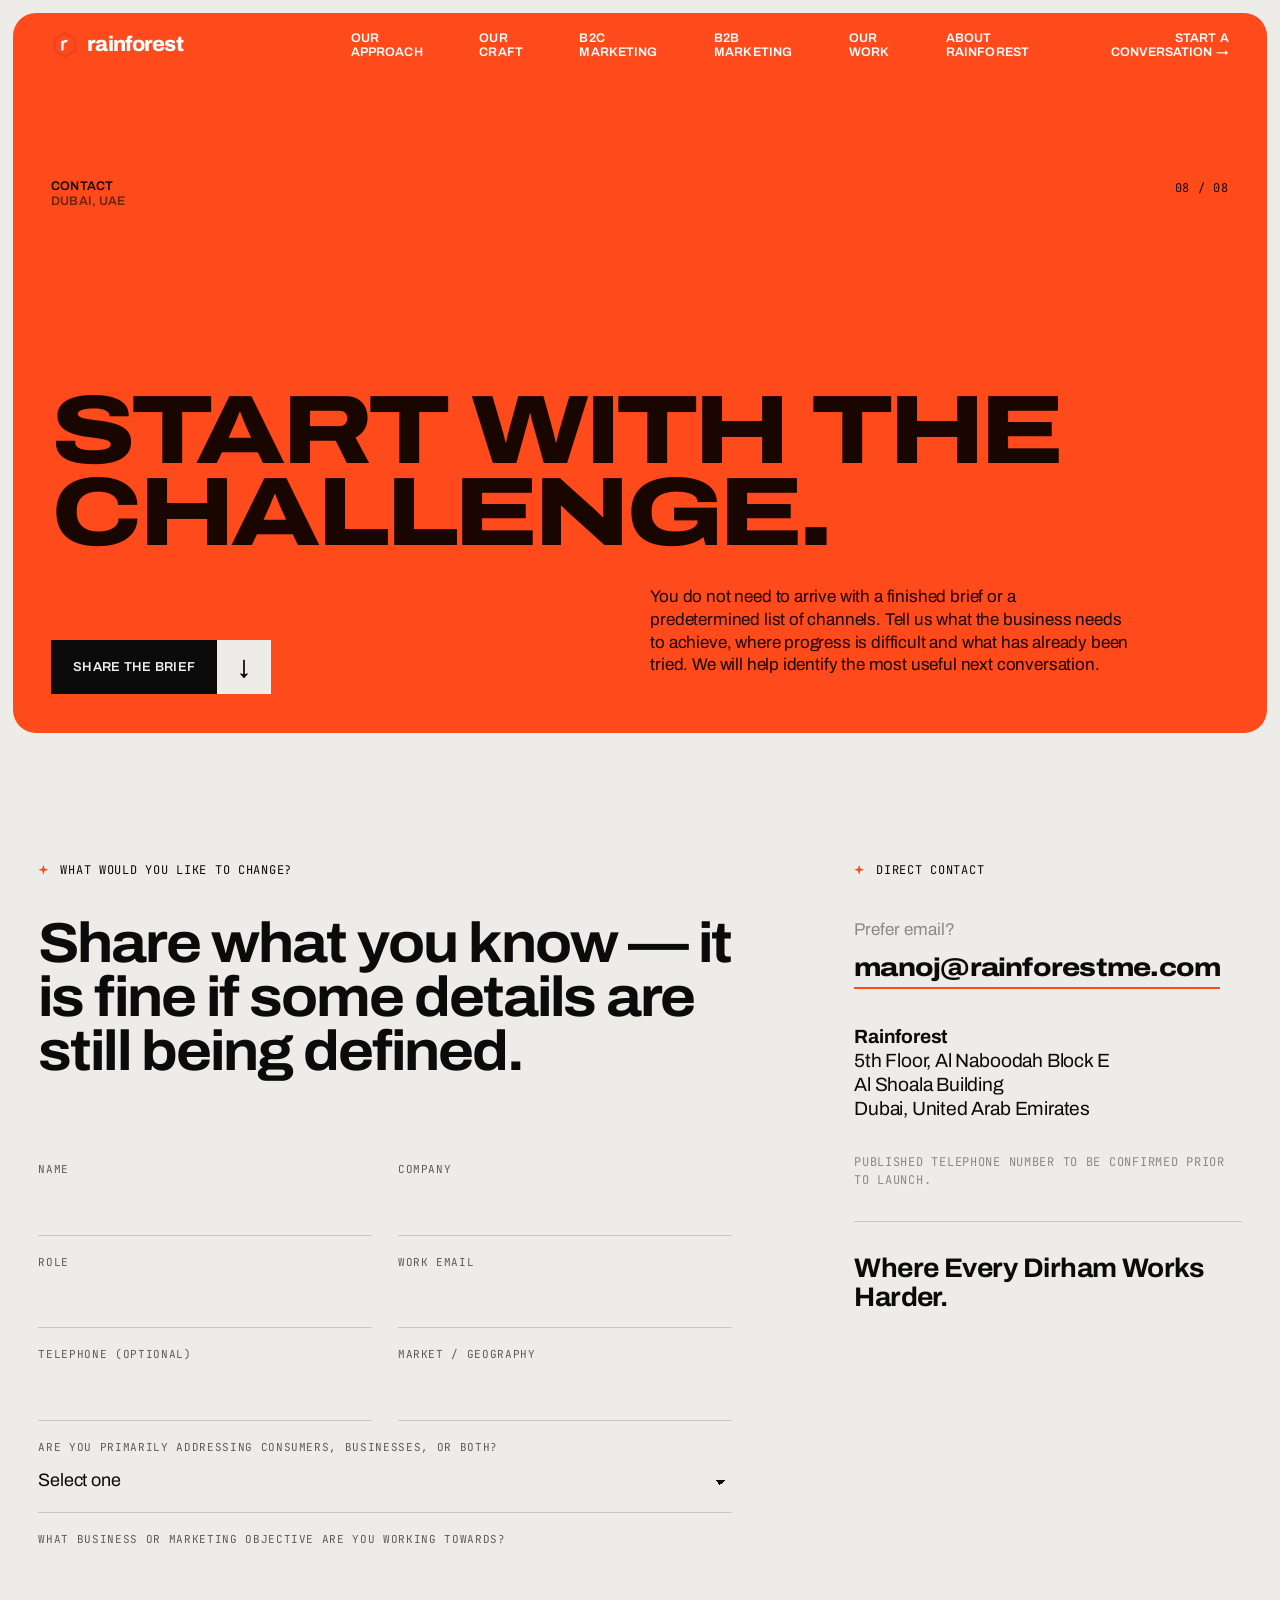
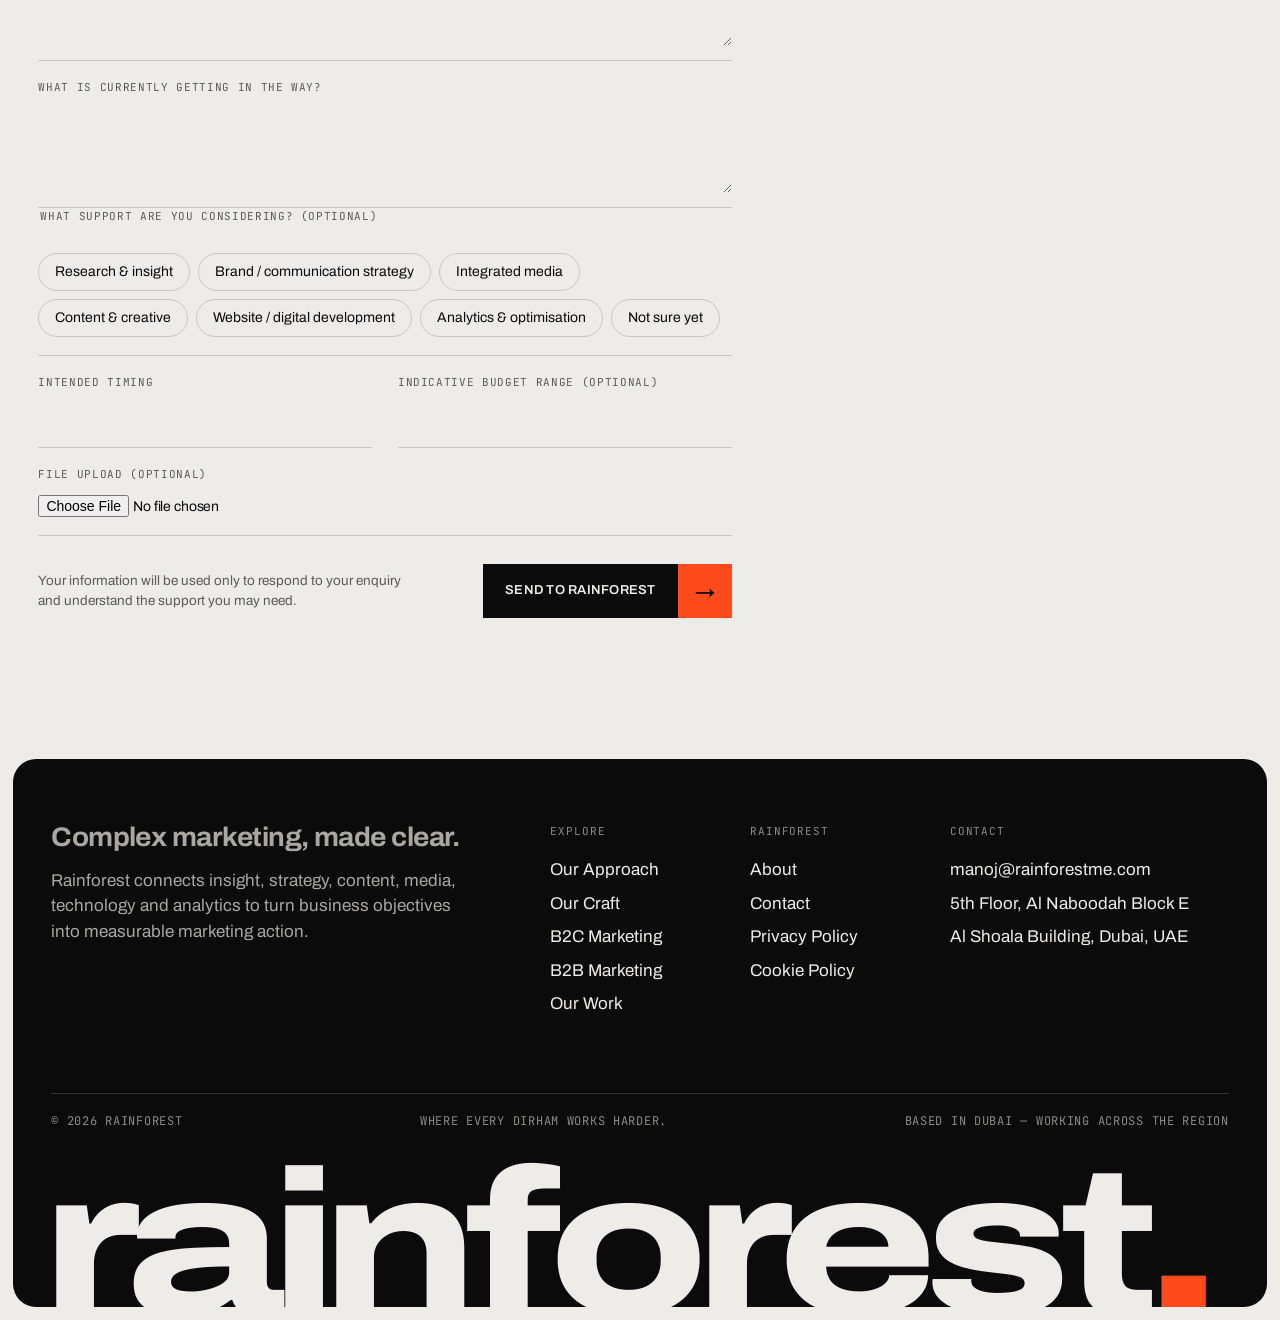
<file: contact.html>
<!doctype html>
<html lang="en" class="no-js">
<head>
<meta charset="utf-8">
<meta name="viewport" content="width=device-width, initial-scale=1">
<title>Contact Rainforest | Strategic Marketing Agency Dubai</title>
<meta name="description" content="Talk to Rainforest about a business, brand, media, content, digital or measurement challenge. Start with the objective and we will help define the next step.">
<meta name="theme-color" content="#0b0b0b">
<meta property="og:title" content="Contact Rainforest | Strategic Marketing Agency Dubai">
<meta property="og:description" content="Talk to Rainforest about a business, brand, media, content, digital or measurement challenge. Start with the objective and we will help define the next step.">
<link rel="icon" type="image/svg+xml" href="assets/favicon.svg">
<link rel="preconnect" href="https://fonts.googleapis.com">
<link rel="preconnect" href="https://fonts.gstatic.com" crossorigin>
<link href="https://fonts.googleapis.com/css2?family=Archivo:wdth,wght@62..125,100..900&family=JetBrains+Mono:wght@400;500&display=swap" rel="stylesheet">
<link rel="stylesheet" href="styles.css">
<script>document.documentElement.classList.remove('no-js');</script>
</head>
<body class="page-contact">
<a class="skip" href="#main">Skip to content</a>
<header class="site-header" data-tone="dark">
  <div class="wrap">
    <a class="brand" href="index.html" aria-label="Rainforest home"><svg class="mark" viewBox="0 0 64 64" aria-hidden="true"><polygon points="32,5 55.4,18.5 55.4,45.5 32,59 8.6,45.5 8.6,18.5" fill="none" stroke="#ef4123" stroke-width="5" stroke-linejoin="round"/><path d="M26 22.5v22M26 32.5c0-6 4-10 11.5-10" fill="none" stroke="currentColor" stroke-width="5.2"/></svg><span class="wordmark">rainforest</span></a>
    <nav class="nav" aria-label="Main">
      <a class="label" href="approach.html">Our<br>Approach</a>
      <a class="label" href="capabilities.html">Our<br>Craft</a>
      <a class="label" href="b2c.html">B2C<br>Marketing</a>
      <a class="label" href="b2b.html">B2B<br>Marketing</a>
      <a class="label" href="work.html">Our<br>Work</a>
      <a class="label" href="about.html">About<br>Rainforest</a>
    </nav>
    <a class="label header-cta" href="contact.html">Start a<br>Conversation&nbsp;→</a>
    <button class="menu-toggle" type="button" data-menu-open aria-expanded="false" aria-controls="menu">Menu <span class="bars" aria-hidden="true"></span></button>
  </div>
</header>

<div class="menu" id="menu" aria-hidden="true" role="dialog" aria-label="Site menu">
  <div class="menu-top">
    <a class="brand" href="index.html"><svg class="mark" viewBox="0 0 64 64" aria-hidden="true"><polygon points="32,5 55.4,18.5 55.4,45.5 32,59 8.6,45.5 8.6,18.5" fill="none" stroke="#ef4123" stroke-width="5" stroke-linejoin="round"/><path d="M26 22.5v22M26 32.5c0-6 4-10 11.5-10" fill="none" stroke="currentColor" stroke-width="5.2"/></svg><span class="wordmark">rainforest</span></a>
    <button class="menu-close" type="button" data-menu-close>Close ✕</button>
  </div>
  <nav aria-label="Mobile">
    <a href="index.html"><small>01</small>Home</a>
    <a href="approach.html"><small>02</small>Our Approach</a>
    <a href="capabilities.html"><small>03</small>Our Craft</a>
    <a href="b2c.html"><small>04</small>B2C</a>
    <a href="b2b.html"><small>05</small>B2B</a>
    <a href="work.html"><small>06</small>Our Work</a>
    <a href="about.html"><small>07</small>About</a>
    <a href="contact.html" aria-current="page"><small>08</small>Contact</a>
  </nav>
  <div class="menu-foot mono">
    <a href="mailto:manoj@rainforestme.com">manoj@rainforestme.com</a>
    <span>Dubai, UAE</span>
  </div>
</div>

<main id="main">
<section class="panel on-signal page-hero" style="min-height:min(80svh,860px)">
  <p class="ph-meta label">Contact<br><span class="muted">Dubai, UAE</span></p>
  <p class="ph-index mono">08 / 08</p>
  <h1 class="display reveal">Start with the challenge.</h1>
  <div class="ph-foot">
    <div class="ph-cta"><a class="btn" href="#enquiry-form"><span>Share the brief</span><i aria-hidden="true">↓</i></a></div>
    <p class="lede">You do not need to arrive with a finished brief or a predetermined list of channels. Tell us what the business needs to achieve, where progress is difficult and what has already been tried. We will help identify the most useful next conversation.</p>
  </div>
</section>

<section class="section on-paper" id="enquiry-form">
  <div class="wrap grid">
    <div style="grid-column:1/span 7" class="contact-main">
      <p class="eyebrow mono">What would you like to change?</p>
      <h2 class="h-lg mb-l reveal">Share what you know — it is fine if some details are still being defined.</h2>

      <form class="form" id="enquiry" novalidate>
        <div class="field"><label for="f-name">Name</label><input id="f-name" name="name" autocomplete="name" required></div>
        <div class="field"><label for="f-company">Company</label><input id="f-company" name="company" autocomplete="organization" required></div>
        <div class="field"><label for="f-role">Role</label><input id="f-role" name="role" autocomplete="organization-title"></div>
        <div class="field"><label for="f-email">Work email</label><input id="f-email" name="email" type="email" autocomplete="email" required></div>
        <div class="field"><label for="f-tel">Telephone (optional)</label><input id="f-tel" name="tel" type="tel" autocomplete="tel"></div>
        <div class="field"><label for="f-market">Market / geography</label><input id="f-market" name="market"></div>
        <div class="field full">
          <label for="f-audience">Are you primarily addressing consumers, businesses, or both?</label>
          <select id="f-audience" name="audience">
            <option value="" selected disabled>Select one</option>
            <option>Consumers (B2C)</option>
            <option>Businesses (B2B)</option>
            <option>Both</option>
            <option>Not sure yet</option>
          </select>
        </div>
        <div class="field full"><label for="f-objective">What business or marketing objective are you working towards?</label><textarea id="f-objective" name="objective" rows="3" required></textarea></div>
        <div class="field full"><label for="f-block">What is currently getting in the way?</label><textarea id="f-block" name="blocker" rows="3"></textarea></div>
        <fieldset class="field full">
          <legend>What support are you considering? (optional)</legend>
          <div class="checks">
            <label><input type="checkbox" name="support" value="Research & insight"><span>Research &amp; insight</span></label>
            <label><input type="checkbox" name="support" value="Brand / communication strategy"><span>Brand / communication strategy</span></label>
            <label><input type="checkbox" name="support" value="Integrated media"><span>Integrated media</span></label>
            <label><input type="checkbox" name="support" value="Content & creative"><span>Content &amp; creative</span></label>
            <label><input type="checkbox" name="support" value="Website / digital development"><span>Website / digital development</span></label>
            <label><input type="checkbox" name="support" value="Analytics & optimisation"><span>Analytics &amp; optimisation</span></label>
            <label><input type="checkbox" name="support" value="Not sure yet"><span>Not sure yet</span></label>
          </div>
        </fieldset>
        <div class="field"><label for="f-timing">Intended timing</label><input id="f-timing" name="timing"></div>
        <div class="field"><label for="f-budget">Indicative budget range (optional)</label><input id="f-budget" name="budget"></div>
        <div class="field full"><label for="f-file">File upload (optional)</label><input id="f-file" name="file" type="file"></div>
        <div class="form-foot">
          <p>Your information will be used only to respond to your enquiry and understand the support you may need.</p>
          <button class="btn" type="submit"><span>Send to Rainforest</span><i aria-hidden="true">→</i></button>
        </div>
      </form>

      <div class="form-success" role="status" aria-live="polite">
        <span class="star accent" style="width:56px;height:56px;color:var(--signal)" aria-hidden="true"></span>
        <h3 class="h-lg mt-m">Thank you. Your message has reached Rainforest.</h3>
        <p class="body-lg mt-s">We will review the information and respond with the most relevant next step.</p>
      </div>
    </div>

    <aside style="grid-column:9/span 4" class="contact-side">
      <div class="contact-aside">
        <p class="eyebrow mono">Direct contact</p>
        <p class="muted" style="margin:0">Prefer email?</p>
        <a class="email" href="mailto:manoj@rainforestme.com">manoj@rainforestme.com</a>
        <address>
          <strong>Rainforest</strong><br>
          5th Floor, Al Naboodah Block E<br>
          Al Shoala Building<br>
          Dubai, United Arab Emirates
        </address>
        <p class="mono muted mt-m">Published telephone number to be confirmed prior to launch.</p>
        <hr class="rule mt-m">
        <p class="h-md mt-m">Where Every Dirham Works Harder.</p>
      </div>
    </aside>
  </div>
</section>
</main>

<footer class="site-footer">
  <div class="foot-grid">
    <div class="foot-intro">
      <p class="h-md">Complex marketing, made clear.</p>
      <p>Rainforest connects insight, strategy, content, media, technology and analytics to turn business objectives into measurable marketing action.</p>
    </div>
    <div class="foot-col">
      <h4>Explore</h4>
      <ul>
        <li><a href="approach.html">Our Approach</a></li>
        <li><a href="capabilities.html">Our Craft</a></li>
        <li><a href="b2c.html">B2C Marketing</a></li>
        <li><a href="b2b.html">B2B Marketing</a></li>
        <li><a href="work.html">Our Work</a></li>
      </ul>
    </div>
    <div class="foot-col">
      <h4>Rainforest</h4>
      <ul>
        <li><a href="about.html">About</a></li>
        <li><a href="contact.html">Contact</a></li>
        <li><a href="#">Privacy Policy</a></li>
        <li><a href="#">Cookie Policy</a></li>
      </ul>
    </div>
    <div class="foot-col wide">
      <h4>Contact</h4>
      <ul>
        <li><a href="mailto:manoj@rainforestme.com">manoj@rainforestme.com</a></li>
        <li>5th Floor, Al Naboodah Block E</li>
        <li>Al Shoala Building, Dubai, UAE</li>
      </ul>
    </div>
  </div>
  <div class="foot-bottom mono">
    <span>© <span data-year>2026</span> Rainforest</span>
    <span>Where Every Dirham Works Harder.</span>
    <span>Based in Dubai — Working across the region</span>
  </div>
  <div class="foot-word display" aria-hidden="true" data-fit>rainforest<span class="dot">.</span></div>
</footer>

<script src="script.js"></script>
</body>
</html>
</file>
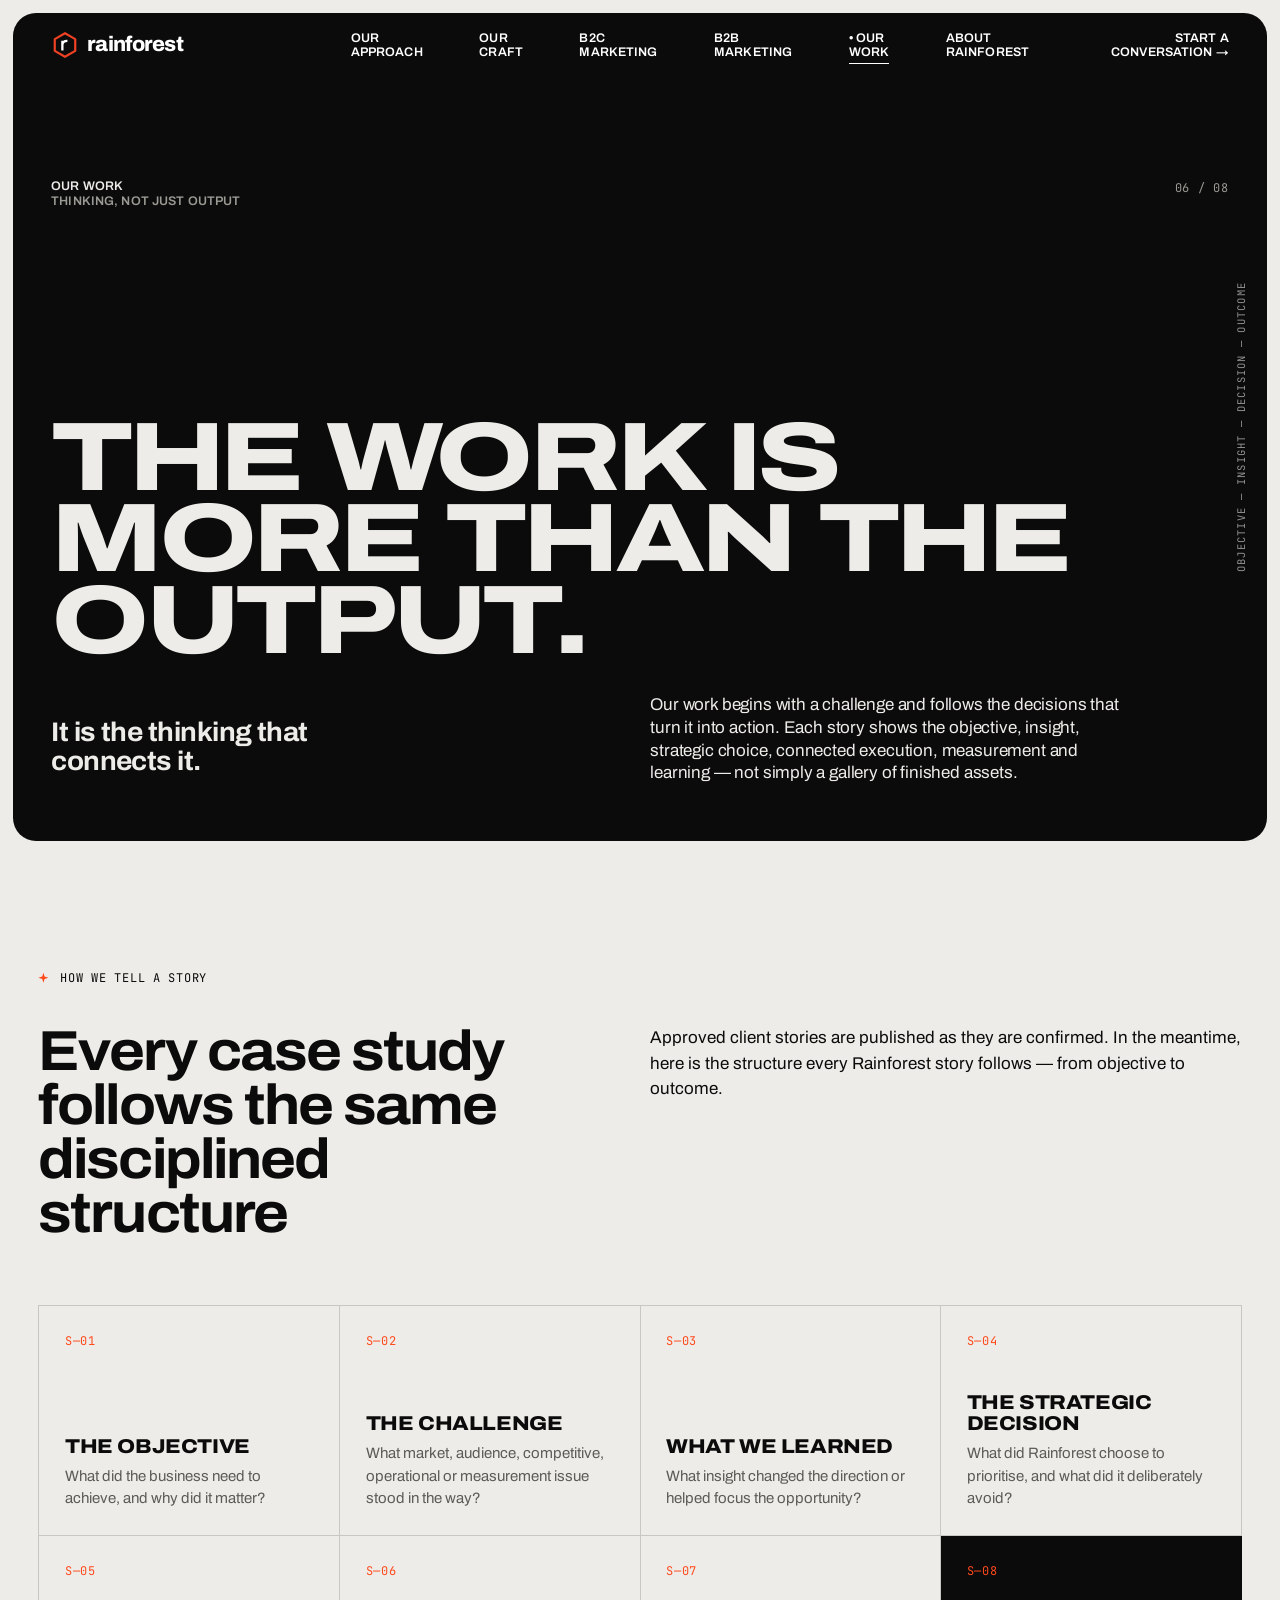
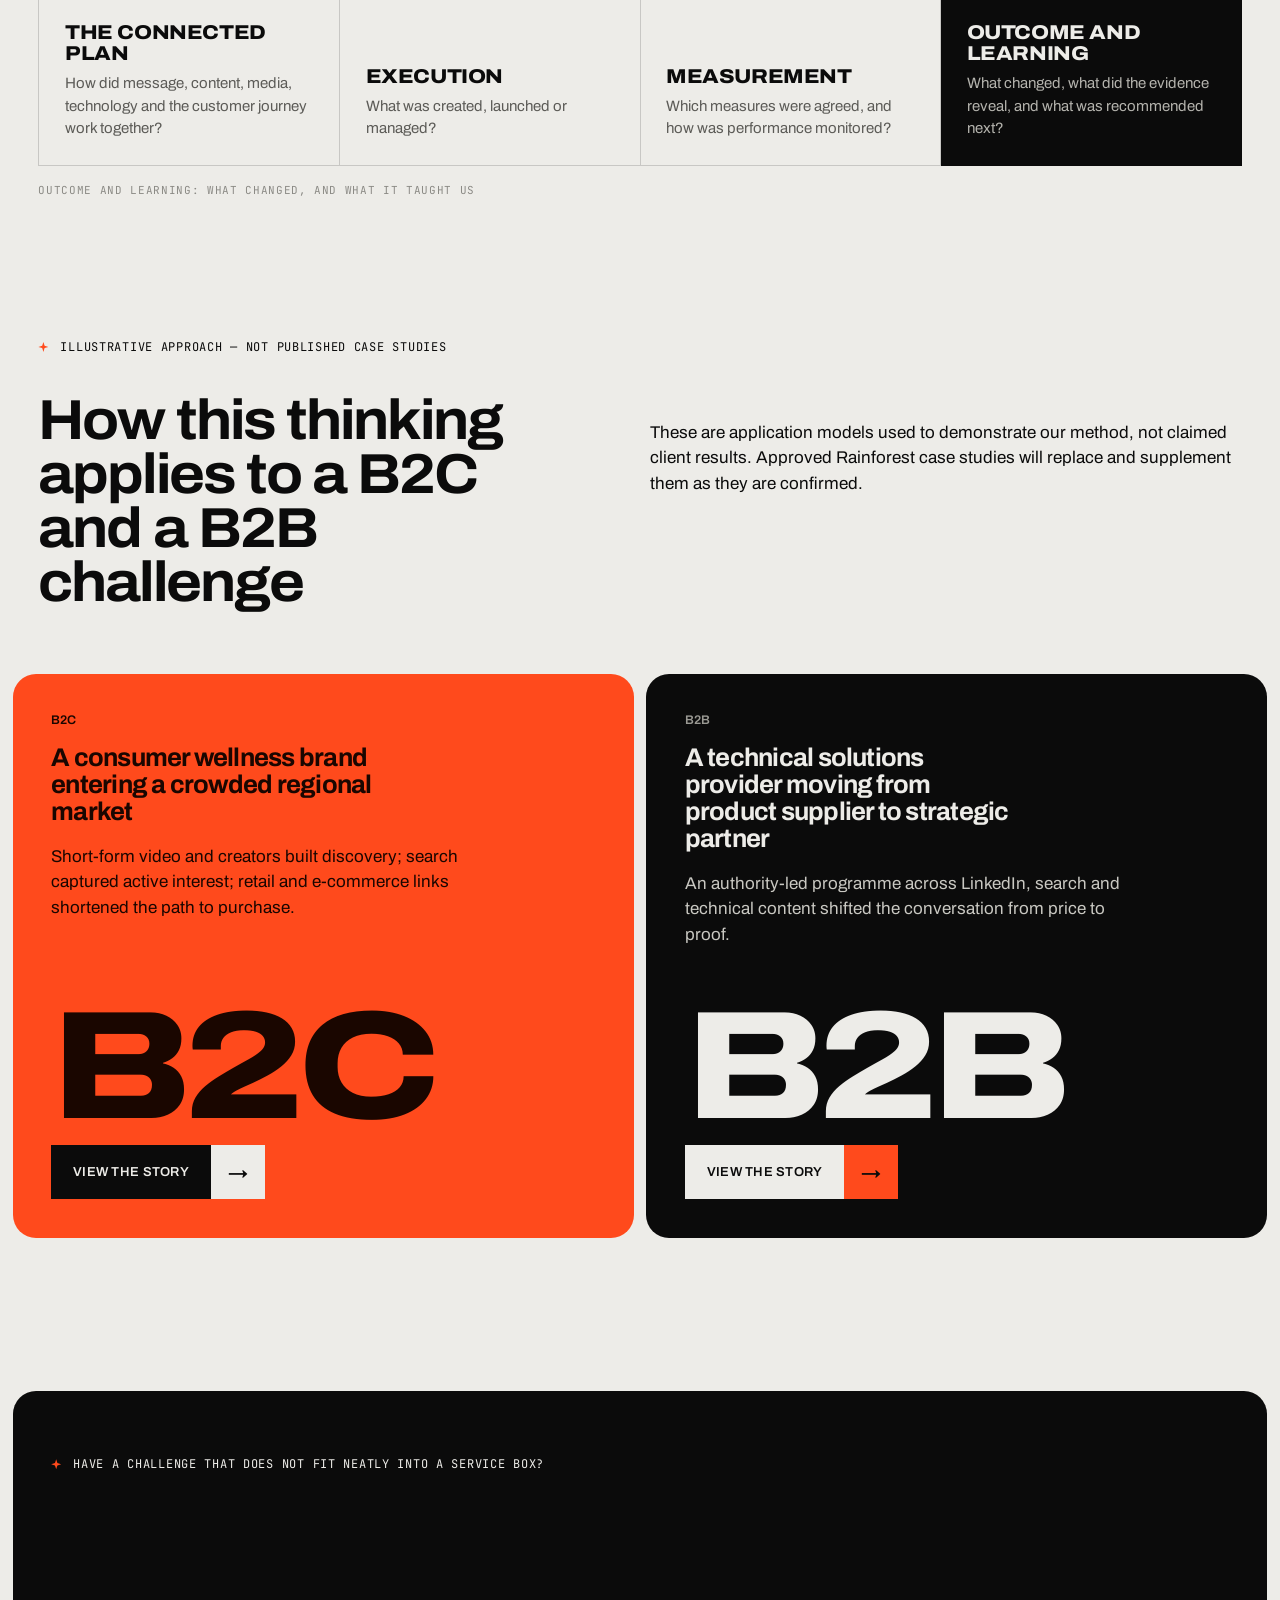
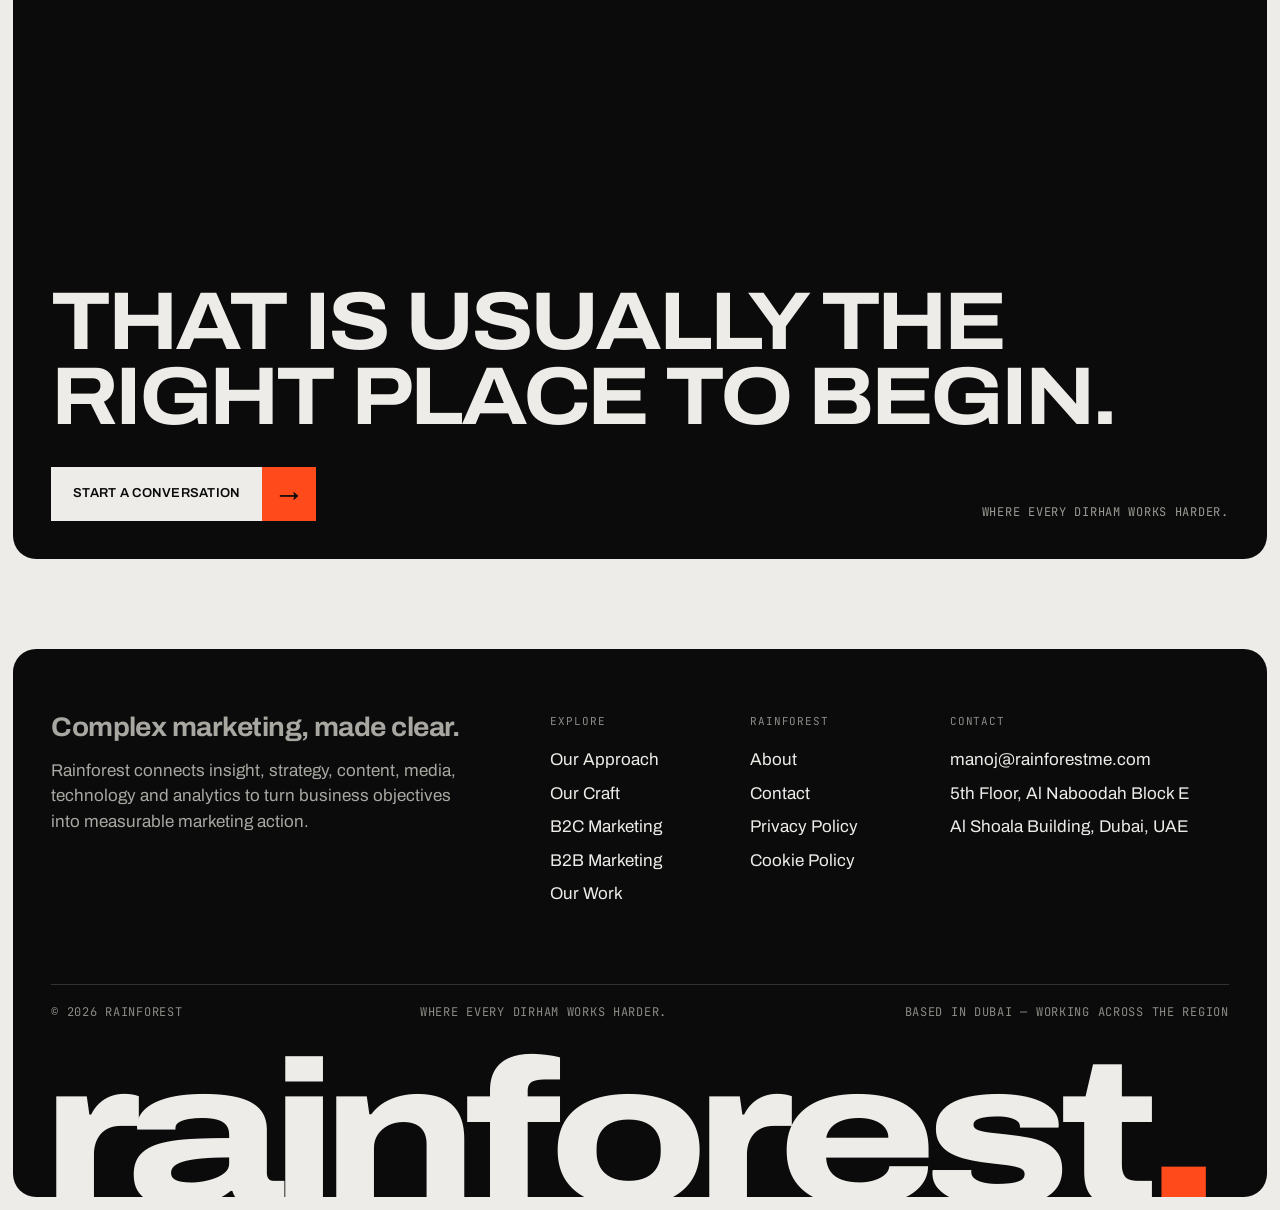
<file: work.html>
<!doctype html>
<html lang="en" class="no-js">
<head>
<meta charset="utf-8">
<meta name="viewport" content="width=device-width, initial-scale=1">
<title>Marketing Strategy and Campaign Work | Rainforest</title>
<meta name="description" content="Explore how Rainforest approaches B2C and B2B marketing challenges from insight and strategy to execution, measurement and learning.">
<meta name="theme-color" content="#0b0b0b">
<meta property="og:title" content="Marketing Strategy and Campaign Work | Rainforest">
<meta property="og:description" content="Explore how Rainforest approaches B2C and B2B marketing challenges from insight and strategy to execution, measurement and learning.">
<link rel="icon" type="image/svg+xml" href="assets/favicon.svg">
<link rel="preconnect" href="https://fonts.googleapis.com">
<link rel="preconnect" href="https://fonts.gstatic.com" crossorigin>
<link href="https://fonts.googleapis.com/css2?family=Archivo:wdth,wght@62..125,100..900&family=JetBrains+Mono:wght@400;500&display=swap" rel="stylesheet">
<link rel="stylesheet" href="styles.css">
<script>document.documentElement.classList.remove('no-js');</script>
</head>
<body class="page-work">
<a class="skip" href="#main">Skip to content</a>
<header class="site-header" data-tone="dark">
  <div class="wrap">
    <a class="brand" href="index.html" aria-label="Rainforest home"><svg class="mark" viewBox="0 0 64 64" aria-hidden="true"><polygon points="32,5 55.4,18.5 55.4,45.5 32,59 8.6,45.5 8.6,18.5" fill="none" stroke="#ef4123" stroke-width="5" stroke-linejoin="round"/><path d="M26 22.5v22M26 32.5c0-6 4-10 11.5-10" fill="none" stroke="currentColor" stroke-width="5.2"/></svg><span class="wordmark">rainforest</span></a>
    <nav class="nav" aria-label="Main">
      <a class="label" href="approach.html">Our<br>Approach</a>
      <a class="label" href="capabilities.html">Our<br>Craft</a>
      <a class="label" href="b2c.html">B2C<br>Marketing</a>
      <a class="label" href="b2b.html">B2B<br>Marketing</a>
      <a class="label" href="work.html" aria-current="page">Our<br>Work</a>
      <a class="label" href="about.html">About<br>Rainforest</a>
    </nav>
    <a class="label header-cta" href="contact.html">Start a<br>Conversation&nbsp;→</a>
    <button class="menu-toggle" type="button" data-menu-open aria-expanded="false" aria-controls="menu">Menu <span class="bars" aria-hidden="true"></span></button>
  </div>
</header>

<div class="menu" id="menu" aria-hidden="true" role="dialog" aria-label="Site menu">
  <div class="menu-top">
    <a class="brand" href="index.html"><svg class="mark" viewBox="0 0 64 64" aria-hidden="true"><polygon points="32,5 55.4,18.5 55.4,45.5 32,59 8.6,45.5 8.6,18.5" fill="none" stroke="#ef4123" stroke-width="5" stroke-linejoin="round"/><path d="M26 22.5v22M26 32.5c0-6 4-10 11.5-10" fill="none" stroke="currentColor" stroke-width="5.2"/></svg><span class="wordmark">rainforest</span></a>
    <button class="menu-close" type="button" data-menu-close>Close ✕</button>
  </div>
  <nav aria-label="Mobile">
    <a href="index.html"><small>01</small>Home</a>
    <a href="approach.html"><small>02</small>Our Approach</a>
    <a href="capabilities.html"><small>03</small>Our Craft</a>
    <a href="b2c.html"><small>04</small>B2C</a>
    <a href="b2b.html"><small>05</small>B2B</a>
    <a href="work.html" aria-current="page"><small>06</small>Our Work</a>
    <a href="about.html"><small>07</small>About</a>
    <a href="contact.html"><small>08</small>Contact</a>
  </nav>
  <div class="menu-foot mono">
    <a href="mailto:manoj@rainforestme.com">manoj@rainforestme.com</a>
    <span>Dubai, UAE</span>
  </div>
</div>

<main id="main">
<section class="panel on-ink page-hero">
  <p class="ph-meta label">Our Work<br><span class="muted">Thinking, not just output</span></p>
  <p class="ph-index mono muted">06 / 08</p>
  <h1 class="display reveal" style="max-width:17ch">The work is more than the output.</h1>
  <div class="ph-foot">
    <div class="ph-cta"><p class="h-md" style="max-width:16ch">It is the thinking that connects it.</p></div>
    <p class="lede">Our work begins with a challenge and follows the decisions that turn it into action. Each story shows the objective, insight, strategic choice, connected execution, measurement and learning — not simply a gallery of finished assets.</p>
  </div>
  <span class="vertical" aria-hidden="true">Objective — Insight — Decision — Outcome</span>
</section>

<section class="section on-paper">
  <div class="wrap">
    <div class="two-col mb-l">
      <div class="l"><p class="eyebrow mono">How we tell a story</p><h2 class="h-lg reveal">Every case study follows the same disciplined structure</h2></div>
      <div class="r"><p class="body-lg" style="padding-top:clamp(0px,4.4vw,70px)">Approved client stories are published as they are confirmed. In the meantime, here is the structure every Rainforest story follows — from objective to outcome.</p></div>
    </div>
    <div class="story">
      <div><span class="mono">S—01</span><h3>The objective</h3><p>What did the business need to achieve, and why did it matter?</p></div>
      <div><span class="mono">S—02</span><h3>The challenge</h3><p>What market, audience, competitive, operational or measurement issue stood in the way?</p></div>
      <div><span class="mono">S—03</span><h3>What we learned</h3><p>What insight changed the direction or helped focus the opportunity?</p></div>
      <div><span class="mono">S—04</span><h3>The strategic decision</h3><p>What did Rainforest choose to prioritise, and what did it deliberately avoid?</p></div>
      <div><span class="mono">S—05</span><h3>The connected plan</h3><p>How did message, content, media, technology and the customer journey work together?</p></div>
      <div><span class="mono">S—06</span><h3>Execution</h3><p>What was created, launched or managed?</p></div>
      <div><span class="mono">S—07</span><h3>Measurement</h3><p>Which measures were agreed, and how was performance monitored?</p></div>
      <div style="background:var(--ink);color:var(--paper)"><span class="mono">S—08</span><h3>Outcome and learning</h3><p style="color:#b4b3ad">What changed, what did the evidence reveal, and what was recommended next?</p></div>
    </div>
    <p class="caption mt-s">Outcome and learning: what changed, and what it taught us</p>
  </div>
</section>

<section class="section tight on-paper" style="padding-top:0">
  <div class="wrap">
    <p class="eyebrow mono">Illustrative approach — not published case studies</p>
    <div class="two-col mb-l">
      <div class="l"><h2 class="h-lg reveal">How this thinking applies to a B2C and a B2B challenge</h2></div>
      <div class="r"><p class="body-lg" style="padding-top:clamp(0px,2vw,30px)">These are application models used to demonstrate our method, not claimed client results. Approved Rainforest case studies will replace and supplement them as they are confirmed.</p></div>
    </div>
  </div>
  <div class="work-cards" style="padding:0 clamp(8px,1vw,14px)">
    <article class="work-card on-signal">
      <span class="label">B2C</span>
      <h3>A consumer wellness brand entering a crowded regional market</h3>
      <p>Short-form video and creators built discovery; search captured active interest; retail and e-commerce links shortened the path to purchase.</p>
      <div class="big display">B2C</div>
      <div><a class="btn" href="b2c.html#example"><span>View the Story</span><i aria-hidden="true">→</i></a></div>
    </article>
    <article class="work-card on-ink">
      <span class="label muted">B2B</span>
      <h3>A technical solutions provider moving from product supplier to strategic partner</h3>
      <p style="color:#c9c8c2">An authority-led programme across LinkedIn, search and technical content shifted the conversation from price to proof.</p>
      <div class="big display">B2B</div>
      <div><a class="btn" href="b2b.html#example"><span>View the Story</span><i aria-hidden="true">→</i></a></div>
    </article>
  </div>
</section>

<section class="section tight">
  <div class="panel on-ink cta">
    <div class="top"><p class="eyebrow mono" style="margin:0">Have a challenge that does not fit neatly into a service box?</p></div>
    <h2 class="h-xl reveal">That is usually the right place to begin.</h2>
    <div class="bottom">
      <a class="btn" href="contact.html"><span>Start a Conversation</span><i aria-hidden="true">→</i></a>
      <span class="mono muted">Where every dirham works harder.</span>
    </div>
  </div>
</section>
</main>

<footer class="site-footer">
  <div class="foot-grid">
    <div class="foot-intro">
      <p class="h-md">Complex marketing, made clear.</p>
      <p>Rainforest connects insight, strategy, content, media, technology and analytics to turn business objectives into measurable marketing action.</p>
    </div>
    <div class="foot-col">
      <h4>Explore</h4>
      <ul>
        <li><a href="approach.html">Our Approach</a></li>
        <li><a href="capabilities.html">Our Craft</a></li>
        <li><a href="b2c.html">B2C Marketing</a></li>
        <li><a href="b2b.html">B2B Marketing</a></li>
        <li><a href="work.html">Our Work</a></li>
      </ul>
    </div>
    <div class="foot-col">
      <h4>Rainforest</h4>
      <ul>
        <li><a href="about.html">About</a></li>
        <li><a href="contact.html">Contact</a></li>
        <li><a href="#">Privacy Policy</a></li>
        <li><a href="#">Cookie Policy</a></li>
      </ul>
    </div>
    <div class="foot-col wide">
      <h4>Contact</h4>
      <ul>
        <li><a href="mailto:manoj@rainforestme.com">manoj@rainforestme.com</a></li>
        <li>5th Floor, Al Naboodah Block E</li>
        <li>Al Shoala Building, Dubai, UAE</li>
      </ul>
    </div>
  </div>
  <div class="foot-bottom mono">
    <span>© <span data-year>2026</span> Rainforest</span>
    <span>Where Every Dirham Works Harder.</span>
    <span>Based in Dubai — Working across the region</span>
  </div>
  <div class="foot-word display" aria-hidden="true" data-fit>rainforest<span class="dot">.</span></div>
</footer>

<script src="script.js"></script>
</body>
</html>
</file>
<file: styles.css>
/* ==========================================================================
   Rainforest — 2026
   Editorial, type-led system. Tokens first; retune the site from here.
   ========================================================================== */

:root {
  --ink: #0b0b0b;
  --ink-2: #161616;
  --ink-3: #242424;
  --paper: #edece8;
  --paper-2: #e2e0da;
  --white: #ffffff;
  --mute: #8b8a85;
  --mute-dark: #5c5b57;

  --signal: #ff4a1c;        /* accent: buttons, marks, highlights */
  --signal-ink: #1a0600;
  --forest: #0f3a27;        /* home hero */
  --forest-deep: #03140c;

  --hero-img: url("https://rainforestme.com/images/resized%20Images/hero/hero@2X.webp");

  --line-dark: rgba(255, 255, 255, 0.16);
  --line-light: rgba(11, 11, 11, 0.16);

  --f-display: "Archivo", "Helvetica Neue", Arial, sans-serif;
  --f-body: "Archivo", "Helvetica Neue", Arial, sans-serif;
  --f-mono: "JetBrains Mono", ui-monospace, Menlo, monospace;

  --gutter: clamp(16px, 3vw, 44px);
  --radius: clamp(14px, 1.8vw, 28px);
  --max: 1680px;
  --ease: cubic-bezier(0.2, 0.7, 0.1, 1);
}

*,
*::before,
*::after { box-sizing: border-box; }

html { -webkit-text-size-adjust: 100%; scroll-behavior: smooth; }
body {
  margin: 0;
  background: var(--paper);
  color: var(--ink);
  font-family: var(--f-body);
  font-size: 17px;
  line-height: 1.5;
  font-variation-settings: "wdth" 100;
  -webkit-font-smoothing: antialiased;
  text-rendering: optimizeLegibility;
  overflow-x: hidden;
}
img { max-width: 100%; display: block; }
a { color: inherit; text-decoration: none; }
p { margin: 0 0 1em; }
h1, h2, h3, h4 { margin: 0; font-weight: 700; }
ul, ol { margin: 0; padding: 0; list-style: none; }
button, input, select, textarea { font: inherit; color: inherit; }
::selection { background: var(--signal); color: var(--ink); }

.skip {
  position: absolute; left: -9999px; top: 8px; z-index: 200;
  background: var(--signal); color: var(--ink); padding: 10px 16px;
}
.skip:focus { left: 8px; }

:focus-visible { outline: 2px solid var(--signal); outline-offset: 3px; }

/* ---------- Type primitives ---------- */

.display {
  font-family: var(--f-display);
  font-weight: 800;
  font-stretch: 125%;
  font-variation-settings: "wdth" 125;
  text-transform: uppercase;
  letter-spacing: -0.045em;
  line-height: 0.84;
}
.h-xl {
  font-family: var(--f-display);
  font-weight: 700;
  font-variation-settings: "wdth" 112;
  font-size: clamp(40px, 6.4vw, 118px);
  line-height: 0.92;
  letter-spacing: -0.04em;
  text-transform: uppercase;
}
.h-lg {
  font-family: var(--f-display);
  font-weight: 700;
  font-variation-settings: "wdth" 108;
  font-size: clamp(32px, 4.4vw, 76px);
  line-height: 0.96;
  letter-spacing: -0.035em;
}
.h-md {
  font-weight: 700;
  font-variation-settings: "wdth" 104;
  font-size: clamp(22px, 2.1vw, 34px);
  line-height: 1.08;
  letter-spacing: -0.02em;
}
.h-sm {
  font-weight: 700;
  font-size: clamp(18px, 1.35vw, 22px);
  line-height: 1.2;
  letter-spacing: -0.01em;
}
.label {
  font-family: var(--f-body);
  font-weight: 600;
  font-variation-settings: "wdth" 100;
  font-size: 12.5px;
  line-height: 1.15;
  letter-spacing: 0.01em;
  text-transform: uppercase;
}
.mono {
  font-family: var(--f-mono);
  font-size: 12px;
  letter-spacing: 0.06em;
  text-transform: uppercase;
  line-height: 1.5;
}
.lede {
  font-size: clamp(18px, 1.45vw, 24px);
  line-height: 1.35;
  letter-spacing: -0.01em;
  max-width: 34ch;
}
.body-lg { font-size: clamp(17px, 1.2vw, 20px); line-height: 1.5; }
.muted { color: var(--mute); }
.accent { color: var(--signal); }
.upper { text-transform: uppercase; }

/* ---------- Layout ---------- */

.wrap { width: 100%; max-width: var(--max); margin: 0 auto; padding: 0 var(--gutter); }
.grid { display: grid; grid-template-columns: repeat(12, minmax(0, 1fr)); column-gap: clamp(12px, 1.6vw, 28px); }
.section { padding: clamp(80px, 10vw, 170px) 0; position: relative; }
.section.tight { padding: clamp(56px, 6vw, 100px) 0; }

.on-ink { background: var(--ink); color: var(--paper); }
.on-ink .muted { color: #9a9993; }
.on-paper { background: var(--paper); color: var(--ink); }
.on-white { background: var(--white); color: var(--ink); }
.on-signal { background: var(--signal); color: var(--signal-ink); }
.on-signal .muted { color: rgba(26, 6, 0, 0.62); }

.panel {
  margin: 0 clamp(8px, 1vw, 14px);
  border-radius: var(--radius);
  overflow: hidden;
  position: relative;
}

.eyebrow {
  display: flex; align-items: center; gap: 12px;
  margin-bottom: clamp(24px, 3vw, 44px);
}
.eyebrow::before {
  content: ""; width: 10px; height: 10px; flex: none;
  background: currentColor;
  clip-path: polygon(50% 0, 62% 38%, 100% 50%, 62% 62%, 50% 100%, 38% 62%, 0 50%, 38% 38%);
  color: var(--signal);
}
.on-signal .eyebrow::before { color: var(--ink); }

.rule { height: 1px; background: var(--line-light); border: 0; margin: 0; }
.on-ink .rule { background: var(--line-dark); }

/* ---------- Star mark ---------- */

.star {
  display: inline-block; width: 1em; height: 1em;
  background: currentColor;
  clip-path: polygon(50% 0, 60% 40%, 100% 50%, 60% 60%, 50% 100%, 40% 60%, 0 50%, 40% 40%);
}

/* ---------- Buttons ---------- */

.btn {
  --h: 54px;
  display: inline-flex; align-items: stretch;
  height: var(--h);
  font-weight: 600; font-size: 13px; letter-spacing: 0.02em; text-transform: uppercase;
  border: 0; cursor: pointer; background: none; padding: 0;
}
.btn span { display: flex; align-items: center; padding: 0 22px; background: var(--ink); color: var(--paper); transition: background .3s var(--ease), color .3s var(--ease); }
.btn i {
  display: grid; place-items: center; width: var(--h);
  background: var(--signal); color: var(--ink);
  font-style: normal; font-size: 20px;
  transition: transform .35s var(--ease);
}
.btn:hover span { background: var(--signal); color: var(--ink); }
.btn:hover i { background: var(--ink); color: var(--signal); }
.on-ink .btn span { background: var(--paper); color: var(--ink); }
.on-ink .btn:hover span { background: var(--signal); }
.on-ink .btn:hover i { background: var(--paper); color: var(--ink); }
.on-signal .btn i { background: var(--paper); }
.on-signal .btn:hover span { background: var(--paper); color: var(--ink); }
.on-signal .btn:hover i { background: var(--ink); color: var(--paper); }

.btn.ghost span { background: transparent; color: inherit; box-shadow: inset 0 0 0 1px currentColor; }
.btn.ghost i { background: transparent; box-shadow: inset 0 0 0 1px currentColor; border-left: 0; color: inherit; }
.btn.ghost:hover span, .btn.ghost:hover i { background: var(--signal); color: var(--ink); box-shadow: inset 0 0 0 1px var(--signal); }

.btn-row { display: flex; flex-wrap: wrap; gap: 12px; }

.link-arrow {
  display: inline-flex; align-items: center; gap: 10px;
  font-weight: 600; font-size: 13px; text-transform: uppercase; letter-spacing: 0.02em;
  border-bottom: 1px solid currentColor; padding-bottom: 4px;
}
.link-arrow:hover { color: var(--signal); }

/* ---------- Header ---------- */

.site-header {
  position: fixed; inset: 0 0 auto 0; z-index: 100;
  color: #fff;
  pointer-events: none;
  transition: color .3s var(--ease);
}
.site-header[data-tone="light"] { color: var(--ink); }
.site-header { transition: color .3s var(--ease), transform .45s var(--ease), background-color .3s var(--ease); }
.site-header .wrap { transition: padding .3s var(--ease); }
.site-header.scrolled { pointer-events: auto; }
.site-header.scrolled .wrap { padding-top: 14px; padding-bottom: 14px; align-items: center; }
.site-header.scrolled[data-tone="dark"] { background: rgba(11, 11, 11, 0.86); }
.site-header.scrolled[data-tone="light"] { background: rgba(237, 236, 232, 0.9); }
.site-header.scrolled { -webkit-backdrop-filter: blur(12px); backdrop-filter: blur(12px); }
.site-header.hidden { transform: translateY(-100%); }
@media (prefers-reduced-motion: reduce) { .site-header.hidden { transform: none; } }
.site-header .wrap {
  display: grid; grid-template-columns: repeat(12, minmax(0, 1fr));
  column-gap: clamp(12px, 1.6vw, 28px);
  align-items: start;
  padding-top: clamp(20px, 2.4vw, 36px);
  padding-left: calc(var(--gutter) + clamp(8px, 1vw, 14px));
  padding-right: calc(var(--gutter) + clamp(8px, 1vw, 14px));
}
.site-header a, .site-header button { pointer-events: auto; }

.brand {
  grid-column: 1 / span 3;
  display: inline-flex; align-items: center; gap: 8px;
  font-weight: 700; font-size: 17px; letter-spacing: -0.02em; text-transform: lowercase;
  font-variation-settings: "wdth" 112;
}
.brand .mark { width: 28px; height: 28px; flex: none; }
.brand .wordmark { font-weight: 800; font-variation-settings: "wdth" 100; font-size: 21px; letter-spacing: -0.035em; line-height: 1; }

.nav { grid-column: 4 / span 7; display: flex; justify-content: space-between; gap: 18px; }
.nav a { position: relative; white-space: nowrap; }
.nav a::after {
  content: ""; position: absolute; left: 0; right: 100%; bottom: -5px; height: 1px; background: currentColor;
  transition: right .35s var(--ease);
}
.nav a:hover::after, .nav a[aria-current="page"]::after { right: 0; }
.nav a[aria-current="page"]::before { content: "● "; font-size: 8px; vertical-align: 2px; }

.header-cta { grid-column: 12; justify-self: end; text-align: right; }

.menu-toggle {
  display: none; grid-column: 12; justify-self: end;
  background: none; border: 0; padding: 6px 0; cursor: pointer;
  font-weight: 600; font-size: 12.5px; text-transform: uppercase; letter-spacing: 0.02em;
  align-items: center; gap: 10px;
}
.menu-toggle .bars { width: 26px; height: 9px; position: relative; display: inline-block; }
.menu-toggle .bars::before, .menu-toggle .bars::after { content: ""; position: absolute; left: 0; right: 0; height: 1.5px; background: currentColor; }
.menu-toggle .bars::before { top: 0; }
.menu-toggle .bars::after { bottom: 0; }

@media (max-width: 1100px) {
  .nav, .header-cta { display: none; }
  .menu-toggle { display: inline-flex; }
  .brand { grid-column: 1 / span 8; }
}

/* Mobile / full menu overlay */
.menu {
  position: fixed; inset: 0; z-index: 150;
  background: var(--ink); color: var(--paper);
  display: flex; flex-direction: column;
  padding: 24px var(--gutter) 32px;
  transform: translateY(-100%);
  transition: transform .6s var(--ease);
  visibility: hidden;
}
.menu.open { transform: none; visibility: visible; }
.menu-top { display: flex; justify-content: space-between; align-items: center; }
.menu-close { background: none; border: 0; color: inherit; cursor: pointer; font-weight: 600; font-size: 12.5px; text-transform: uppercase; }
.menu nav { margin-top: auto; display: flex; flex-direction: column; }
.menu nav a {
  font-weight: 800; font-variation-settings: "wdth" 125; text-transform: uppercase;
  font-size: clamp(34px, 9vw, 88px); line-height: 0.98; letter-spacing: -0.045em;
  display: flex; align-items: baseline; gap: 14px;
  border-top: 1px solid var(--line-dark); padding: 8px 0 4px;
}
.menu nav a small { font-family: var(--f-mono); font-size: 11px; font-weight: 400; letter-spacing: .06em; color: var(--mute); }
.menu nav a:hover, .menu nav a[aria-current="page"] { color: var(--signal); }
.menu-foot { margin-top: 28px; display: flex; justify-content: space-between; gap: 20px; flex-wrap: wrap; color: var(--mute); }

/* ---------- Home hero ---------- */

.hero {
  min-height: max(640px, calc(100svh - 14px));
  margin-top: clamp(8px, 1vw, 14px);
  background:
    radial-gradient(90% 80% at 58% 30%, #1d5a3d 0%, var(--forest) 42%, #082a1b 78%, var(--forest-deep) 100%);
  color: #fff;
  display: flex; flex-direction: column;
  isolation: isolate;
}
.hero-media {
  position: absolute; z-index: -1;
  top: 0; bottom: 0; left: 50%; transform: translateX(-38%);
  width: min(78vh, 62vw); aspect-ratio: 1;
  height: auto; max-height: 100%;
  background-image: var(--hero-img);
  background-size: cover; background-position: center;
  filter: grayscale(1) contrast(1.25) brightness(1.02);
  mix-blend-mode: multiply;
  -webkit-mask-image: radial-gradient(closest-side, #000 70%, transparent 100%);
          mask-image: radial-gradient(closest-side, #000 70%, transparent 100%);
  top: 6%;
}
.hero-inner {
  flex: 1; display: grid;
  grid-template-columns: repeat(12, minmax(0, 1fr));
  grid-template-rows: 1fr auto auto;
  column-gap: clamp(12px, 1.6vw, 28px);
  padding: clamp(110px, 12vw, 190px) var(--gutter) 0;
}
.hero-tag { grid-column: 1 / span 3; align-self: center; }
.hero-statement { grid-column: 7 / span 5; align-self: center; }
.hero-statement h1 {
  font-weight: 600; font-variation-settings: "wdth" 108;
  font-size: clamp(22px, 2.1vw, 34px); line-height: 1.02; letter-spacing: -0.02em; text-transform: uppercase;
  color: rgba(255,255,255,0.72);
  margin-bottom: 18px;
}
.hero-statement h1 b { color: #fff; font-weight: 600; }
.hero-statement p { color: rgba(255,255,255,0.8); max-width: 42ch; font-size: 15.5px; }
.hero-chips { grid-column: 1 / -1; display: grid; grid-template-columns: repeat(12, minmax(0,1fr)); column-gap: inherit; margin: 28px 0 10px; }
.hero-chips .c1 { grid-column: 7 / span 2; }
.hero-chips .c2 { grid-column: 9 / span 2; }
.hero-chips .c3 { grid-column: 11 / span 2; text-align: right; }
.hero-word {
  grid-column: 1 / -1;
  font-size: clamp(56px, 13.4vw, 238px);
  color: #fff;
  margin: 0;
  white-space: nowrap;
  line-height: 0.8;
  padding-bottom: clamp(6px, 0.9vw, 16px);
}
.hero .btn-row { margin-top: 26px; }
.hero .btn:not(.ghost) span { background: #fff; color: var(--ink); }
.hero .btn:not(.ghost):hover span { background: var(--signal); }

@media (max-width: 900px) {
  .hero-media { width: 118vw; left: 50%; transform: translateX(-50%); top: 10%; opacity: .95; }
  .hero-tag { grid-column: 1 / -1; align-self: start; }
  .hero-statement { grid-column: 1 / -1; align-self: end; margin-top: 30vh; }
  .hero-chips { display: flex; flex-wrap: wrap; gap: 10px 22px; }
  .hero-chips > * { grid-column: auto !important; text-align: left !important; }
}

/* ---------- Marquee ---------- */

.marquee {
  overflow: hidden; white-space: nowrap;
  border-block: 1px solid var(--line-light);
  padding: 16px 0;
}
.marquee-track { display: inline-flex; gap: 40px; animation: marquee 38s linear infinite; padding-left: 40px; }
.marquee-track span {
  display: inline-flex; align-items: center; gap: 40px;
  font-weight: 800; font-variation-settings: "wdth" 125; text-transform: uppercase;
  font-size: clamp(22px, 2.6vw, 44px); letter-spacing: -0.04em;
}
.marquee-track .star { color: var(--signal); width: .6em; height: .6em; }
@keyframes marquee { to { transform: translateX(-50%); } }

/* ---------- Problem ---------- */

.problem-head { grid-column: 1 / span 12; margin-bottom: clamp(48px, 6vw, 96px); }
.problem-head h2 { color: var(--signal); max-width: 16ch; }
.problem-side { grid-column: 1 / span 3; display: flex; flex-direction: column; justify-content: space-between; gap: 40px; }
.problem-side .star { color: var(--signal); width: 64px; height: 64px; }
.problem-list { grid-column: 5 / span 8; }
.problem-list li {
  display: grid; grid-template-columns: 70px 1fr; gap: 16px;
  padding: 22px 0; border-top: 1px solid var(--line-light);
  font-size: clamp(20px, 1.8vw, 30px); line-height: 1.15; letter-spacing: -0.02em; font-weight: 500;
}
.problem-list li .mono { padding-top: 8px; color: var(--mute); }
.problem-list li del { text-decoration-thickness: 2px; text-decoration-color: var(--signal); color: var(--mute); }
.problem-resolve {
  grid-column: 5 / span 8; margin-top: 48px;
  display: grid; grid-template-columns: 70px 1fr; gap: 16px;
  padding-top: 26px; border-top: 2px solid var(--ink);
}

@media (max-width: 900px) {
  .problem-side, .problem-list, .problem-resolve { grid-column: 1 / -1; }
  .problem-side { flex-direction: row; align-items: center; margin-bottom: 32px; }
  .problem-list li, .problem-resolve { grid-template-columns: 44px 1fr; }
}

/* ---------- Stages (index rows) ---------- */

.stages-head { display: grid; grid-template-columns: repeat(12, minmax(0,1fr)); column-gap: inherit; margin-bottom: clamp(48px, 6vw, 90px); align-items: end; }
.stages-head h2 { grid-column: 1 / span 8; }
.stages-head .lede { grid-column: 9 / span 4; font-size: 17px; }

.stage-row {
  display: grid; grid-template-columns: repeat(12, minmax(0,1fr)); column-gap: clamp(12px, 1.6vw, 28px);
  padding: clamp(22px, 2.2vw, 34px) 0;
  border-top: 1px solid var(--line-dark);
  position: relative;
  transition: color .3s var(--ease);
}
.stage-row:last-child { border-bottom: 1px solid var(--line-dark); }
.stage-row::before {
  content: ""; position: absolute; inset: 0 calc(-1 * var(--gutter));
  background: var(--signal); transform: scaleY(0); transform-origin: bottom;
  transition: transform .45s var(--ease); z-index: 0;
}
.stage-row > * { position: relative; z-index: 1; }
.stage-row .n { grid-column: 1 / span 1; font-family: var(--f-mono); font-size: 13px; padding-top: 6px; }
.stage-row .t { grid-column: 2 / span 5; font-weight: 800; font-variation-settings: "wdth" 120; text-transform: uppercase; font-size: clamp(24px, 2.8vw, 48px); line-height: .95; letter-spacing: -0.04em; }
.stage-row .q { grid-column: 7 / span 2; font-family: var(--f-mono); font-size: 11.5px; text-transform: uppercase; letter-spacing: .04em; color: #a8a7a1; padding-top: 6px; }
.stage-row .b { grid-column: 9 / span 4; color: #c9c8c2; padding-top: 3px; }
@media (hover: hover) {
  .stage-row:hover { color: var(--ink); }
  .stage-row:hover::before { transform: scaleY(1); }
  .stage-row:hover .q, .stage-row:hover .b { color: var(--ink); }
}
@media (max-width: 900px) {
  .stages-head h2, .stages-head .lede { grid-column: 1 / -1; }
  .stages-head .lede { margin-top: 20px; }
  .stage-row .n { grid-column: 1 / span 2; }
  .stage-row .t { grid-column: 3 / -1; }
  .stage-row .q { grid-column: 3 / -1; margin-top: 12px; }
  .stage-row .b { grid-column: 3 / -1; margin-top: 8px; }
}

/* ---------- Capability cards ---------- */

.cap-grid { display: grid; grid-template-columns: repeat(3, minmax(0,1fr)); border-top: 1px solid var(--line-light); border-left: 1px solid var(--line-light); }
.cap {
  border-right: 1px solid var(--line-light); border-bottom: 1px solid var(--line-light);
  padding: clamp(22px, 2.2vw, 36px);
  min-height: clamp(260px, 24vw, 380px);
  display: flex; flex-direction: column; gap: 14px;
  transition: background .35s var(--ease), color .35s var(--ease);
}
.cap .mono { display: flex; justify-content: space-between; color: var(--mute); }
.cap h3 { margin-top: auto; font-size: clamp(22px, 1.9vw, 32px); line-height: 1; letter-spacing: -0.03em; font-variation-settings: "wdth" 112; text-transform: uppercase; font-weight: 800; }
.cap p { margin: 0; color: var(--mute-dark); font-size: 15.5px; }
.cap:hover { background: var(--ink); color: var(--paper); }
.cap:hover p, .cap:hover .mono { color: #b4b3ad; }
@media (max-width: 1000px) { .cap-grid { grid-template-columns: repeat(2, minmax(0,1fr)); } }
@media (max-width: 640px) { .cap-grid { grid-template-columns: 1fr; } .cap { min-height: 0; } .cap h3 { margin-top: 30px; } }

/* ---------- Split B2C / B2B ---------- */

.split { display: grid; grid-template-columns: 1fr 1fr; gap: clamp(8px, 1vw, 14px); padding: 0 clamp(8px, 1vw, 14px); }
.split-card {
  border-radius: var(--radius); padding: clamp(24px, 3vw, 48px);
  min-height: clamp(520px, 52vw, 780px);
  display: flex; flex-direction: column; position: relative; overflow: hidden;
}
.split-card .big {
  font-size: clamp(110px, 17vw, 300px);
  margin: auto 0 clamp(20px, 2vw, 32px) -0.04em;
  line-height: .78;
}
.split-card p { max-width: 44ch; }
.split-card .top { display: flex; justify-content: space-between; gap: 20px; }
.split-card.c { background: var(--signal); color: var(--signal-ink); }
.split-card.b { background: var(--ink); color: var(--paper); }
.split-card.c .btn i { background: var(--paper); }
.split-card.b .btn span { background: var(--paper); color: var(--ink); }
@media (max-width: 900px) { .split { grid-template-columns: 1fr; } }

/* ---------- Practice (case tables) ---------- */

.case-grid { display: grid; grid-template-columns: 1fr 1fr; gap: clamp(28px, 4vw, 72px); }
.case { border-top: 2px solid currentColor; padding-top: 22px; }
.case .h-md { margin: 12px 0 30px; max-width: 18ch; }
.case dl { margin: 0; }
.case dl > div { display: grid; grid-template-columns: 150px 1fr; gap: 16px; padding: 18px 0; border-top: 1px solid var(--line-light); }
.on-ink .case dl > div { border-color: var(--line-dark); }
.case dt { font-family: var(--f-mono); font-size: 11.5px; text-transform: uppercase; letter-spacing: .05em; color: var(--mute); padding-top: 3px; }
.case dd { margin: 0; }
@media (max-width: 900px) { .case-grid { grid-template-columns: 1fr; } .case dl > div { grid-template-columns: 1fr; gap: 6px; } }

/* ---------- Measurement loop ---------- */

.measure { display: grid; grid-template-columns: repeat(12, minmax(0,1fr)); column-gap: clamp(12px, 1.6vw, 28px); row-gap: 40px; }
.measure h2 { grid-column: 1 / span 9; }
.measure h2 em { font-style: normal; color: var(--signal); }
.measure .copy { grid-column: 1 / span 5; }
.loop { grid-column: 7 / span 6; display: grid; grid-template-columns: 1fr 1fr; border: 1px solid var(--line-dark); }
.loop div { padding: clamp(18px, 2vw, 30px); min-height: 170px; display: flex; flex-direction: column; justify-content: space-between; border: 1px solid var(--line-dark); margin: -1px 0 0 -1px; transition: background .3s var(--ease), color .3s var(--ease); }
.loop b { font-weight: 800; font-variation-settings: "wdth" 125; text-transform: uppercase; font-size: clamp(26px, 2.6vw, 44px); letter-spacing: -0.04em; line-height: 1; }
.loop span { color: #a8a7a1; font-size: 15px; }
.loop div:hover { background: var(--signal); color: var(--ink); }
.loop div:hover span { color: var(--ink); }
.loop figcaption, .caption { font-family: var(--f-mono); font-size: 11px; text-transform: uppercase; letter-spacing: .06em; color: var(--mute); }
.loop-fig { grid-column: 7 / span 6; margin: 0; }
@media (max-width: 900px) { .measure h2, .measure .copy, .loop-fig { grid-column: 1 / -1; } }

/* ---------- CTA ---------- */

.cta {
  padding: clamp(40px, 5vw, 80px) clamp(22px, 3vw, 48px) clamp(28px, 3vw, 44px);
  min-height: clamp(520px, 60vw, 820px);
  display: flex; flex-direction: column;
}
.cta .top { display: flex; justify-content: space-between; gap: 20px; }
.cta h2 { margin: auto 0 32px; max-width: 22ch; }
.cta .bottom { display: flex; justify-content: space-between; align-items: end; gap: 24px; flex-wrap: wrap; }
.cta .word { font-size: clamp(64px, 12.2vw, 220px); white-space: nowrap; margin-top: clamp(28px, 4vw, 60px); line-height: .8; margin-bottom: -0.06em; }

/* ---------- Page hero (inner pages) ---------- */

.page-hero {
  margin-top: clamp(8px, 1vw, 14px);
  min-height: min(92svh, 980px);
  padding: clamp(120px, 13vw, 200px) clamp(20px, 3vw, 48px) clamp(26px, 3vw, 46px);
  display: grid; grid-template-columns: repeat(12, minmax(0,1fr));
  grid-template-rows: auto 1fr auto;
  column-gap: clamp(12px, 1.6vw, 28px);
  row-gap: 32px;
}
.page-hero .ph-meta { grid-column: 1 / span 3; }
.page-hero .ph-index { grid-column: 10 / span 3; text-align: right; }
.page-hero h1 { grid-column: 1 / -1; align-self: end; font-size: clamp(44px, 7.6vw, 140px); max-width: 16ch; }
.page-hero .ph-foot { grid-column: 1 / -1; display: grid; grid-template-columns: repeat(12, minmax(0,1fr)); column-gap: inherit; align-items: end; }
.page-hero .ph-foot .lede { grid-column: 7 / span 5; max-width: none; font-size: clamp(17px, 1.3vw, 21px); }
.page-hero .ph-foot .ph-cta { grid-column: 1 / span 5; }
.page-hero .vertical {
  position: absolute; right: clamp(10px, 1.4vw, 22px); top: 50%;
  writing-mode: vertical-rl; transform: rotate(180deg) translateY(50%);
  font-family: var(--f-mono); font-size: 10.5px; letter-spacing: .12em; text-transform: uppercase; opacity: .6;
}
@media (max-width: 900px) {
  .page-hero .ph-meta { grid-column: 1 / span 8; }
  .page-hero .ph-index { grid-column: 9 / span 4; }
  .page-hero .ph-foot .lede, .page-hero .ph-foot .ph-cta { grid-column: 1 / -1; }
  .page-hero .ph-foot .ph-cta { order: 2; margin-top: 26px; }
  .page-hero .vertical { display: none; }
}

/* Photo block with signal band (inspired by duotone editorial layouts) */
.photo-band {
  position: relative; overflow: hidden;
  background: var(--paper-2);
  aspect-ratio: 16 / 9;
}
.photo-band .img {
  position: absolute; inset: 0;
  background-image: var(--hero-img); background-size: cover; background-position: center 30%;
  filter: grayscale(1) contrast(1.15);
}
.photo-band::after {
  content: ""; position: absolute; left: 0; right: 0; top: 52%; bottom: 10%;
  background: var(--signal); mix-blend-mode: multiply;
}
.photo-band .vtext {
  position: absolute; right: 4%; top: 8%; z-index: 2;
  writing-mode: vertical-rl; font-weight: 800; font-variation-settings: "wdth" 115; text-transform: uppercase;
  font-size: clamp(14px, 1.6vw, 26px); line-height: 1; letter-spacing: -0.01em;
  border-right: 2px solid currentColor; padding-right: 10px;
}

/* ---------- Generic two-col text ---------- */

.two-col { display: grid; grid-template-columns: repeat(12, minmax(0,1fr)); column-gap: clamp(12px, 1.6vw, 28px); row-gap: 32px; }
.two-col .l { grid-column: 1 / span 5; }
.two-col .r { grid-column: 7 / span 6; }
.two-col .r.wide { grid-column: 6 / span 7; }
@media (max-width: 900px) { .two-col .l, .two-col .r, .two-col .r.wide { grid-column: 1 / -1; } }

.stack > * + * { margin-top: 1.1em; }

/* Numbered questions list */
.q-list li {
  display: grid; grid-template-columns: 90px 1fr; gap: 16px; align-items: baseline;
  padding: 24px 0; border-top: 1px solid var(--line-light);
  font-size: clamp(20px, 1.9vw, 32px); line-height: 1.15; letter-spacing: -0.02em; font-weight: 500;
}
.q-list li:last-child { border-bottom: 1px solid var(--line-light); }
.on-ink .q-list li { border-color: var(--line-dark); }
.q-list li .mono { color: var(--signal); }
@media (max-width: 640px) { .q-list li { grid-template-columns: 44px 1fr; } }

/* Moves / numbered cards */
.moves { display: grid; grid-template-columns: repeat(3, minmax(0,1fr)); gap: 0; border-top: 1px solid var(--line-light); }
.on-ink .moves { border-color: var(--line-dark); }
.move { padding: clamp(24px, 2.4vw, 40px) clamp(0px, 2vw, 32px) clamp(28px, 3vw, 48px) 0; border-bottom: 1px solid var(--line-light); }
.on-ink .move { border-color: var(--line-dark); }
.move + .move { }
.move .num { font-weight: 800; font-variation-settings: "wdth" 125; font-size: clamp(56px, 6vw, 104px); line-height: .8; letter-spacing: -0.06em; color: var(--signal); margin-bottom: 26px; display: block; }
.move h3 { margin-bottom: 12px; }
.move p { color: var(--mute-dark); margin: 0; max-width: 40ch; }
.on-ink .move p { color: #b4b3ad; }
@media (max-width: 1000px) { .moves { grid-template-columns: repeat(2, minmax(0,1fr)); } }
@media (max-width: 640px) { .moves { grid-template-columns: 1fr; } }

/* Tags */
.tags { display: flex; flex-wrap: wrap; gap: 8px; }
.tag {
  display: inline-flex; align-items: center; height: 38px; padding: 0 16px;
  border: 1px solid currentColor; border-radius: 99px;
  font-size: 13.5px; font-weight: 500; letter-spacing: -0.005em;
  transition: background .25s var(--ease), color .25s var(--ease), border-color .25s var(--ease);
}
.tag:hover { background: var(--signal); border-color: var(--signal); color: var(--ink); }

/* ---------- Approach: stage blocks ---------- */

.stage-block {
  display: grid; grid-template-columns: repeat(12, minmax(0,1fr)); column-gap: clamp(12px, 1.6vw, 28px); row-gap: 28px;
  padding: clamp(60px, 7vw, 120px) 0;
  border-top: 1px solid var(--line-light);
}
.on-ink .stage-block { border-color: var(--line-dark); }
.stage-block .sb-num {
  grid-column: 1 / span 4;
  position: sticky; top: 110px; align-self: start;
}
.stage-block .sb-num .n {
  font-weight: 800; font-variation-settings: "wdth" 125;
  font-size: clamp(120px, 16vw, 280px); line-height: .76; letter-spacing: -0.07em; display: block;
  color: var(--signal);
}
.stage-block .sb-num .mono { margin-top: 18px; display: block; }
.stage-block .sb-body { grid-column: 6 / span 7; }
.stage-block h2 { margin-bottom: 10px; }
.stage-block .kicker { font-size: clamp(20px, 1.7vw, 28px); font-weight: 500; letter-spacing: -0.02em; margin-bottom: 28px; color: var(--mute-dark); }
.on-ink .stage-block .kicker { color: #b4b3ad; }
.stage-block .checklist { margin: 32px 0; columns: 2; column-gap: 32px; }
.stage-block .checklist li { break-inside: avoid; padding: 12px 0 12px 24px; border-top: 1px solid var(--line-light); position: relative; font-size: 15.5px; }
.on-ink .stage-block .checklist li { border-color: var(--line-dark); }
.stage-block .checklist li::before { content: ""; position: absolute; left: 0; top: 19px; width: 9px; height: 9px; background: var(--signal); clip-path: polygon(50% 0, 60% 40%, 100% 50%, 60% 60%, 50% 100%, 40% 60%, 0 50%, 40% 40%); }
.applied { display: grid; grid-template-columns: 170px 1fr; gap: 16px; padding: 18px 0 0; border-top: 2px solid currentColor; font-size: 15px; }
.applied .mono { color: var(--mute); }
@media (max-width: 900px) {
  .stage-block .sb-num, .stage-block .sb-body { grid-column: 1 / -1; position: static; }
  .stage-block .checklist { columns: 1; }
  .applied { grid-template-columns: 1fr; gap: 6px; }
}

/* Four actions */
.actions4 { display: grid; grid-template-columns: repeat(4, minmax(0,1fr)); border: 1px solid var(--line-light); margin: 32px 0; }
.actions4 div { padding: 22px; border-right: 1px solid var(--line-light); }
.actions4 div:last-child { border-right: 0; }
.actions4 b { display: block; font-weight: 800; font-variation-settings: "wdth" 125; text-transform: uppercase; font-size: 22px; letter-spacing: -0.03em; margin-bottom: 10px; }
.actions4 span { font-size: 14.5px; color: var(--mute-dark); }
@media (max-width: 800px) { .actions4 { grid-template-columns: 1fr 1fr; } .actions4 div:nth-child(2) { border-right: 0; } .actions4 div:nth-child(-n+2) { border-bottom: 1px solid var(--line-light); } }

/* Seven-stage track */
.track { display: grid; grid-template-columns: repeat(7, minmax(0,1fr)); gap: 6px; }
.track a {
  aspect-ratio: 3 / 5; background: var(--ink-3); color: var(--paper); padding: 14px;
  display: flex; flex-direction: column; justify-content: space-between;
  border-radius: 6px; transition: background .3s var(--ease), color .3s var(--ease);
}
.track a:hover, .track a:focus-visible, .track a.active { background: var(--signal); color: var(--ink); }
.track a span::after { content: " ↑"; opacity: 0; transition: opacity .25s var(--ease); }
.track a:hover span::after, .track a:focus-visible span::after { opacity: 1; }
.track b { font-weight: 800; font-variation-settings: "wdth" 125; font-size: clamp(28px, 3.4vw, 60px); letter-spacing: -0.05em; line-height: .8; }
.track span { font-size: 13px; font-weight: 600; text-transform: uppercase; line-height: 1.1; }
@media (max-width: 800px) { .track { grid-template-columns: repeat(4, minmax(0,1fr)); } .track a { aspect-ratio: 1; } }

/* Capability detail rows */
.cap-row {
  display: grid; grid-template-columns: repeat(12, minmax(0,1fr)); column-gap: clamp(12px, 1.6vw, 28px); row-gap: 24px;
  padding: clamp(48px, 5vw, 84px) 0; border-top: 1px solid var(--line-light);
}
.cap-row .cr-n { grid-column: 1 / span 1; }
.cap-row .cr-h { grid-column: 2 / span 5; }
.cap-row .cr-h h2 { font-size: clamp(28px, 3vw, 52px); line-height: .96; letter-spacing: -0.04em; text-transform: uppercase; font-weight: 800; font-variation-settings: "wdth" 115; margin-bottom: 16px; }
.cap-row .cr-h p { font-size: clamp(18px, 1.4vw, 22px); color: var(--mute-dark); letter-spacing: -0.01em; }
.cap-row .cr-b { grid-column: 8 / span 5; }
.cap-row .outcome { margin-top: 28px; padding-top: 16px; border-top: 2px solid var(--ink); display: grid; grid-template-columns: 130px 1fr; gap: 16px; font-size: 15.5px; }
.cap-row .outcome .mono { color: var(--signal); }
@media (max-width: 900px) {
  .cap-row .cr-n { grid-column: 1 / -1; }
  .cap-row .cr-h, .cap-row .cr-b { grid-column: 1 / -1; }
  .cap-row .outcome { grid-template-columns: 1fr; gap: 6px; }
}

/* Engage cards */
.engage { display: grid; grid-template-columns: repeat(4, minmax(0,1fr)); gap: clamp(8px, 1vw, 14px); }
.engage div {
  background: var(--ink-2); border-radius: 14px; padding: clamp(20px, 2vw, 30px);
  min-height: 320px; display: flex; flex-direction: column; gap: 14px;
  transition: background .3s var(--ease), color .3s var(--ease);
}
.engage .mono { color: var(--signal); }
.engage h3 { margin-top: auto; font-size: clamp(22px, 1.8vw, 30px); font-weight: 800; font-variation-settings: "wdth" 115; text-transform: uppercase; letter-spacing: -0.035em; line-height: 1; }
.engage p { color: #b4b3ad; font-size: 15px; margin: 0; }
.engage div:hover { background: var(--signal); color: var(--ink); }
.engage div:hover p, .engage div:hover .mono { color: var(--ink); }
@media (max-width: 1000px) { .engage { grid-template-columns: 1fr 1fr; } }
@media (max-width: 600px) { .engage { grid-template-columns: 1fr; } .engage div { min-height: 220px; } }

/* Journey diagram (B2C) */
.journey { display: grid; grid-template-columns: repeat(5, minmax(0,1fr)); gap: 6px; }
.journey div { border-top: 3px solid var(--ink); padding: 14px 0 0; }
.journey div:nth-child(odd) { border-color: var(--signal); }
.journey .mono { color: var(--mute); display: block; margin-bottom: 6px; }
.journey b { font-weight: 700; font-size: 18px; letter-spacing: -0.02em; }
@media (max-width: 700px) { .journey { grid-template-columns: 1fr 1fr; row-gap: 24px; } }

/* Buying group (B2B) */
.buyers { display: grid; grid-template-columns: repeat(6, minmax(0,1fr)); gap: 6px; }
.buyers div { background: var(--ink-2); border-radius: 10px; padding: 16px; aspect-ratio: 1; display: flex; flex-direction: column; justify-content: space-between; }
.buyers div:nth-child(3) { background: var(--signal); color: var(--ink); }
.buyers .mono { color: var(--mute); }
.buyers div:nth-child(3) .mono { color: var(--ink); }
.buyers b { font-weight: 800; font-variation-settings: "wdth" 115; text-transform: uppercase; font-size: clamp(14px, 1.3vw, 20px); letter-spacing: -0.02em; line-height: 1; }
@media (max-width: 900px) { .buyers { grid-template-columns: repeat(3, minmax(0,1fr)); } }

/* Stats */
.stats { display: grid; grid-template-columns: repeat(4, minmax(0,1fr)); border-top: 1px solid var(--line-dark); }
.stat { padding: 28px 22px 10px 0; border-right: 1px solid var(--line-dark); }
.stat + .stat { padding-left: 22px; }
.stat:last-child { border-right: 0; }
.stat b { display: block; font-weight: 800; font-variation-settings: "wdth" 125; font-size: clamp(72px, 9vw, 170px); line-height: .8; letter-spacing: -0.06em; margin-bottom: 18px; }
.stat:first-child b { color: var(--signal); }
@media (max-width: 800px) { .stats { grid-template-columns: 1fr 1fr; } .stat:nth-child(2) { border-right: 0; } .stat:nth-child(3) { padding-left: 0; } .stat { border-bottom: 1px solid var(--line-dark); padding-bottom: 22px; } }

/* Principles */
.principles li {
  display: grid; grid-template-columns: repeat(12, minmax(0,1fr)); column-gap: clamp(12px, 1.6vw, 28px);
  padding: clamp(24px, 2.6vw, 40px) 0; border-top: 1px solid var(--line-light);
}
.principles li:last-child { border-bottom: 1px solid var(--line-light); }
.principles .mono { grid-column: 1 / span 1; color: var(--signal); padding-top: 8px; }
.principles h3 { grid-column: 2 / span 6; font-size: clamp(22px, 2.4vw, 40px); line-height: 1; letter-spacing: -0.035em; font-weight: 700; font-variation-settings: "wdth" 108; }
.principles p { grid-column: 9 / span 4; color: var(--mute-dark); margin: 0; }
@media (max-width: 900px) {
  .principles .mono { grid-column: 1 / span 2; }
  .principles h3 { grid-column: 3 / -1; }
  .principles p { grid-column: 3 / -1; margin-top: 12px; }
}

/* Story structure (Work) */
.story { display: grid; grid-template-columns: repeat(4, minmax(0,1fr)); border-top: 1px solid var(--line-light); border-left: 1px solid var(--line-light); }
.story div { padding: clamp(18px, 2vw, 30px); border-right: 1px solid var(--line-light); border-bottom: 1px solid var(--line-light); min-height: 230px; display: flex; flex-direction: column; }
.story .mono { color: var(--signal); margin-bottom: auto; }
.story h3 { font-size: 20px; font-weight: 800; font-variation-settings: "wdth" 112; text-transform: uppercase; letter-spacing: -0.02em; margin: 30px 0 8px; line-height: 1.05; }
.story p { margin: 0; color: var(--mute-dark); font-size: 15px; }
@media (max-width: 1000px) { .story { grid-template-columns: 1fr 1fr; } }
@media (max-width: 560px) { .story { grid-template-columns: 1fr; } .story div { min-height: 0; } }

.work-cards { display: grid; grid-template-columns: 1fr 1fr; gap: clamp(8px, 1vw, 14px); }
.work-card { border-radius: var(--radius); padding: clamp(24px, 3vw, 44px); min-height: clamp(460px, 44vw, 640px); display: flex; flex-direction: column; gap: 18px; position: relative; overflow: hidden; }
.work-card .big { font-size: clamp(90px, 12vw, 210px); line-height: .78; margin-top: auto; }
.work-card h3 { font-size: clamp(22px, 2vw, 34px); font-weight: 700; letter-spacing: -0.03em; line-height: 1.05; max-width: 22ch; }
.work-card p { max-width: 46ch; margin: 0; }
@media (max-width: 900px) { .work-cards { grid-template-columns: 1fr; } }

/* ---------- Contact form ---------- */

.form { display: grid; grid-template-columns: minmax(0, 1fr) minmax(0, 1fr); gap: 0 clamp(16px, 2vw, 32px); }
.field { min-width: 0; display: flex; flex-direction: column; gap: 8px; padding: 18px 0 14px; border-bottom: 1px solid var(--line-light); }
.field.full { grid-column: 1 / -1; }
.field label, .field legend { font-family: var(--f-mono); font-size: 11px; text-transform: uppercase; letter-spacing: .06em; color: var(--mute-dark); }
.field input, .field select, .field textarea {
  border: 0; background: transparent; padding: 4px 0; font-size: clamp(18px, 1.4vw, 22px); letter-spacing: -0.01em; border-radius: 0;
  outline: none; width: 100%;
}
.field textarea { resize: vertical; min-height: 90px; }
.field select { appearance: none; background-image: linear-gradient(45deg, transparent 50%, currentColor 50%), linear-gradient(135deg, currentColor 50%, transparent 50%); background-position: calc(100% - 12px) 55%, calc(100% - 7px) 55%; background-size: 5px 5px; background-repeat: no-repeat; cursor: pointer; }
.field:focus-within { border-color: var(--signal); }
.field:focus-within label { color: var(--signal); }
fieldset.field { border: 0; border-bottom: 1px solid var(--line-light); margin: 0; padding: 18px 0; min-width: 0; }
.checks { display: flex; flex-wrap: wrap; gap: 8px; margin-top: 10px; }
.checks label { font-family: var(--f-body); text-transform: none; letter-spacing: 0; font-size: 14px; color: var(--ink); cursor: pointer; }
.checks input { position: absolute; opacity: 0; pointer-events: none; }
.checks span { display: inline-flex; align-items: center; height: 38px; padding: 0 16px; border: 1px solid var(--line-light); border-radius: 99px; transition: all .2s var(--ease); }
.checks input:checked + span { background: var(--ink); color: var(--paper); border-color: var(--ink); }
.checks input:focus-visible + span { outline: 2px solid var(--signal); outline-offset: 2px; }
.field input[type="file"] { font-size: 14px; }
.form-foot { grid-column: 1 / -1; display: flex; justify-content: space-between; align-items: center; gap: 20px; flex-wrap: wrap; padding-top: 28px; }
.form-foot p { margin: 0; font-size: 13.5px; color: var(--mute-dark); max-width: 48ch; }
.form-success { display: none; padding: 48px 0; }
.form-success.show { display: block; }
.form.hide { display: none; }
@media (max-width: 700px) { .form { grid-template-columns: minmax(0, 1fr); } }
.contact-main, .contact-side { min-width: 0; }

.contact-aside { position: sticky; top: 110px; }
.contact-aside address { font-style: normal; font-size: clamp(18px, 1.5vw, 24px); line-height: 1.25; letter-spacing: -0.01em; }
.contact-aside .email { font-weight: 800; font-variation-settings: "wdth" 115; font-size: clamp(20px, 2vw, 32px); letter-spacing: -0.03em; border-bottom: 2px solid var(--signal); display: inline-block; margin: 6px 0 36px; word-break: break-all; }
.contact-aside .email:hover { color: var(--signal); }

/* ---------- Footer ---------- */

.site-footer { background: var(--ink); color: var(--paper); margin: clamp(8px, 1vw, 14px); border-radius: var(--radius); padding: clamp(40px, 5vw, 80px) clamp(20px, 3vw, 48px) 0; overflow: hidden; }
.foot-grid { display: grid; grid-template-columns: repeat(12, minmax(0,1fr)); column-gap: clamp(12px, 1.6vw, 28px); row-gap: 40px; }
.foot-intro { grid-column: 1 / span 5; }
.foot-intro .h-md { margin-bottom: 16px; }
.foot-intro p { color: #a8a7a1; max-width: 42ch; }
.foot-col { grid-column: span 2; }
.foot-col.wide { grid-column: span 3; }
.foot-col h4 { font-family: var(--f-mono); font-weight: 400; font-size: 11px; letter-spacing: .08em; text-transform: uppercase; color: var(--mute); margin-bottom: 18px; }
.foot-col li + li { margin-top: 8px; }
.foot-col a:hover { color: var(--signal); }
.foot-bottom { display: flex; justify-content: space-between; gap: 20px; flex-wrap: wrap; margin-top: clamp(48px, 6vw, 96px); padding: 18px 0; border-top: 1px solid var(--line-dark); color: var(--mute); }
.foot-word { font-size: clamp(64px, 15.6vw, 300px); line-height: .76; letter-spacing: -0.06em; white-space: nowrap; margin: 20px 0 -0.08em -0.04em; text-transform: lowercase; color: var(--paper); }
.foot-word .dot { color: var(--signal); }
@media (max-width: 1000px) { .foot-intro { grid-column: 1 / -1; } .foot-col, .foot-col.wide { grid-column: span 4; } }
@media (max-width: 600px) { .foot-col, .foot-col.wide { grid-column: 1 / -1; } }

[data-fit] { width: max-content; max-width: none; }

/* ---------- Reveal ---------- */

.reveal { opacity: 0; transform: translateY(28px); transition: opacity .9s var(--ease), transform .9s var(--ease); }
.reveal.in { opacity: 1; transform: none; }
.split-line { display: block; overflow: hidden; }
.split-line > span { display: block; transform: translateY(105%); transition: transform 1.1s var(--ease); }
.in .split-line > span, .split-line.in > span { transform: none; }

@media (prefers-reduced-motion: reduce) {
  html { scroll-behavior: auto; }
  .reveal, .split-line > span { opacity: 1 !important; transform: none !important; transition: none !important; }
  .marquee-track { animation: none; }
  .menu { transition: none; }
}
.no-js .reveal { opacity: 1; transform: none; }
.no-js .split-line > span { transform: none; }

/* Utilities */
.mt-s { margin-top: 16px; } .mt-m { margin-top: 32px; } .mt-l { margin-top: clamp(48px, 5vw, 80px); }
.mb-m { margin-bottom: 32px; } .mb-l { margin-bottom: clamp(48px, 5vw, 80px); }
.maxw { max-width: 22ch; }
.sr { position: absolute; width: 1px; height: 1px; overflow: hidden; clip: rect(0 0 0 0); white-space: nowrap; }

@media (max-width: 900px) {
  .contact-main, .contact-side { grid-column: 1 / -1 !important; }
  .contact-side { margin-top: 64px; }
  .contact-aside { position: static; }
}

/* Overflow guards for narrow screens */
.checks label { position: relative; }
.checks input { left: 0; top: 0; }
.loop { grid-template-columns: minmax(0, 1fr) minmax(0, 1fr); }
.actions4 > div, .track > a, .loop > div { min-width: 0; }
@media (max-width: 800px) { .actions4 { grid-template-columns: minmax(0, 1fr) minmax(0, 1fr); } .track { grid-template-columns: repeat(4, minmax(0, 1fr)); } }
@media (max-width: 520px) {
  .loop b { font-size: 24px; }
  .actions4 b { font-size: 17px; }
  .track b { font-size: 26px; }
  .track span { font-size: 10.5px; }
  .track a { padding: 10px; aspect-ratio: auto; min-height: 120px; }
}

/* Stage anchors (Our Approach) */
.stage-block { scroll-margin-top: 40px; }
.stage-block.flash { animation: stageFlash 1.8s var(--ease); }
@keyframes stageFlash { 0%, 35% { background: rgba(255, 74, 28, 0.12); } 100% { background: transparent; } }
@media (prefers-reduced-motion: reduce) { .stage-block.flash { animation: none; } }
</file>
